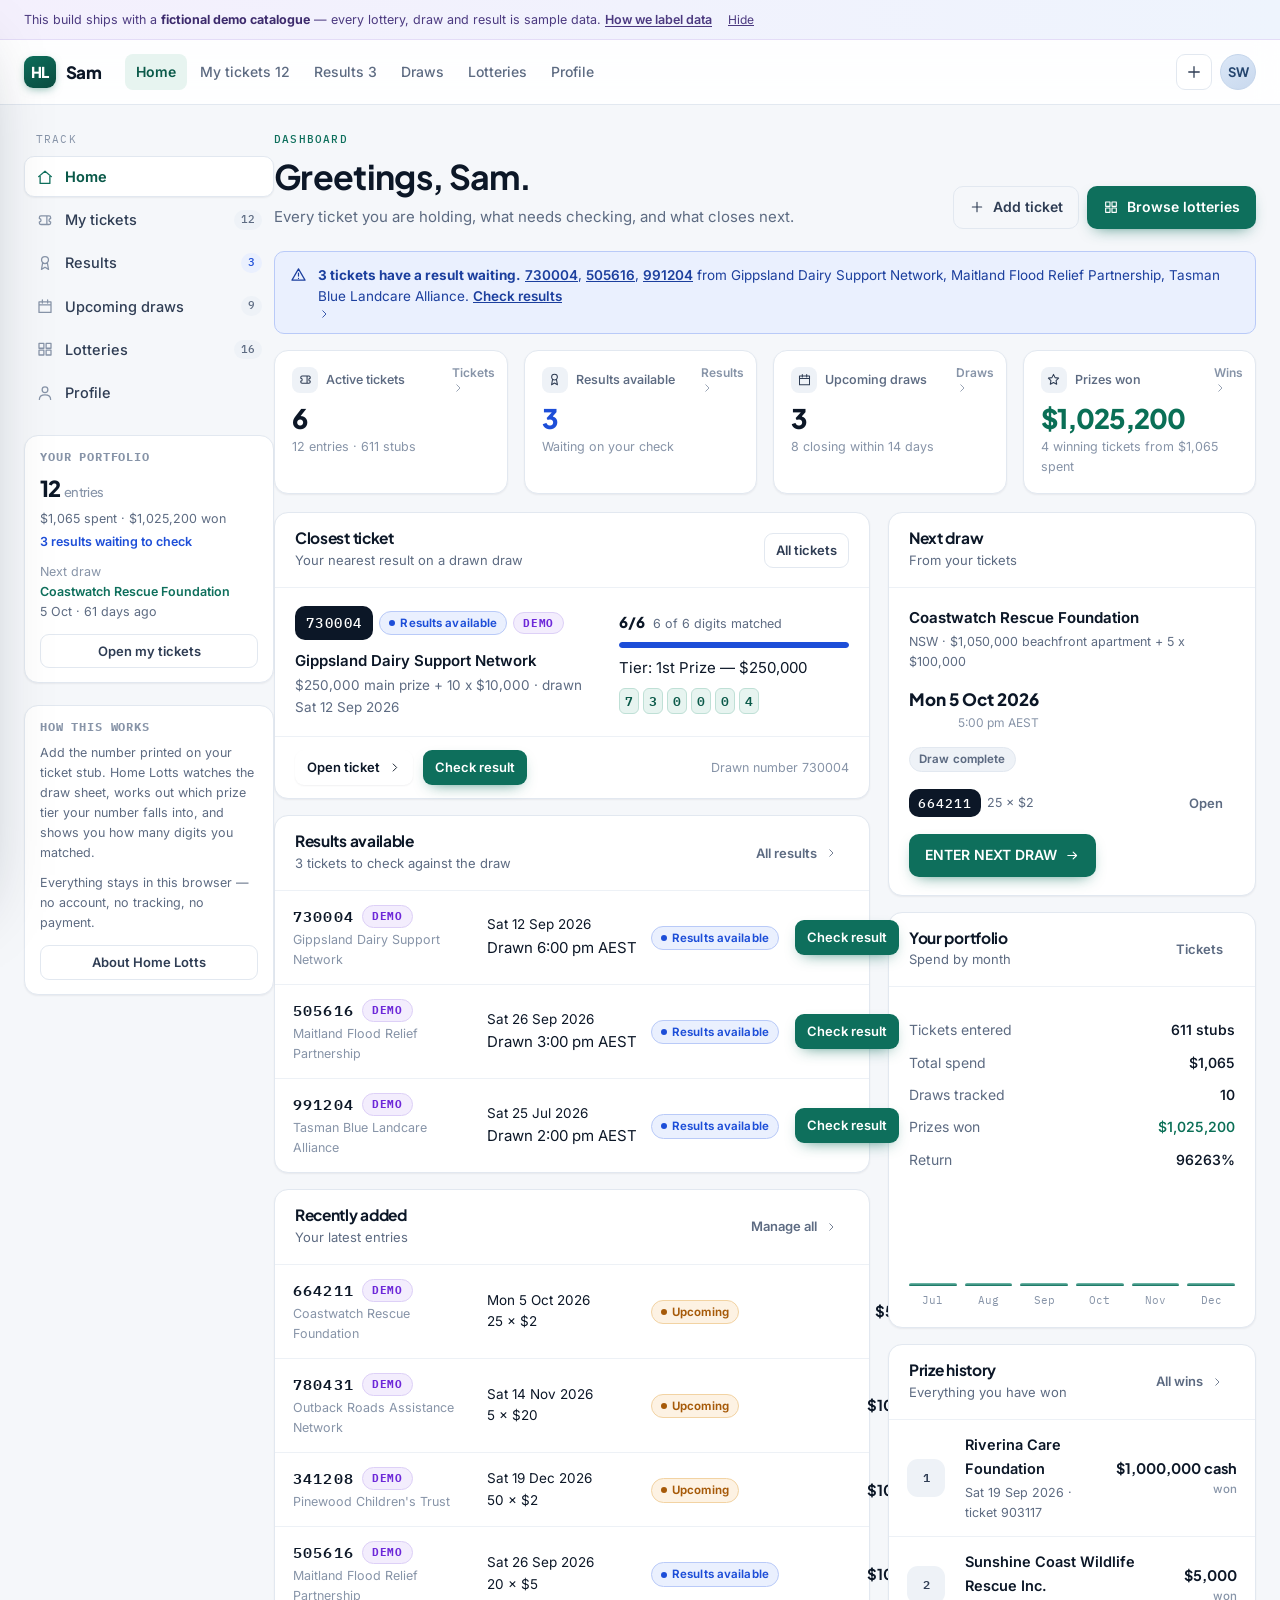
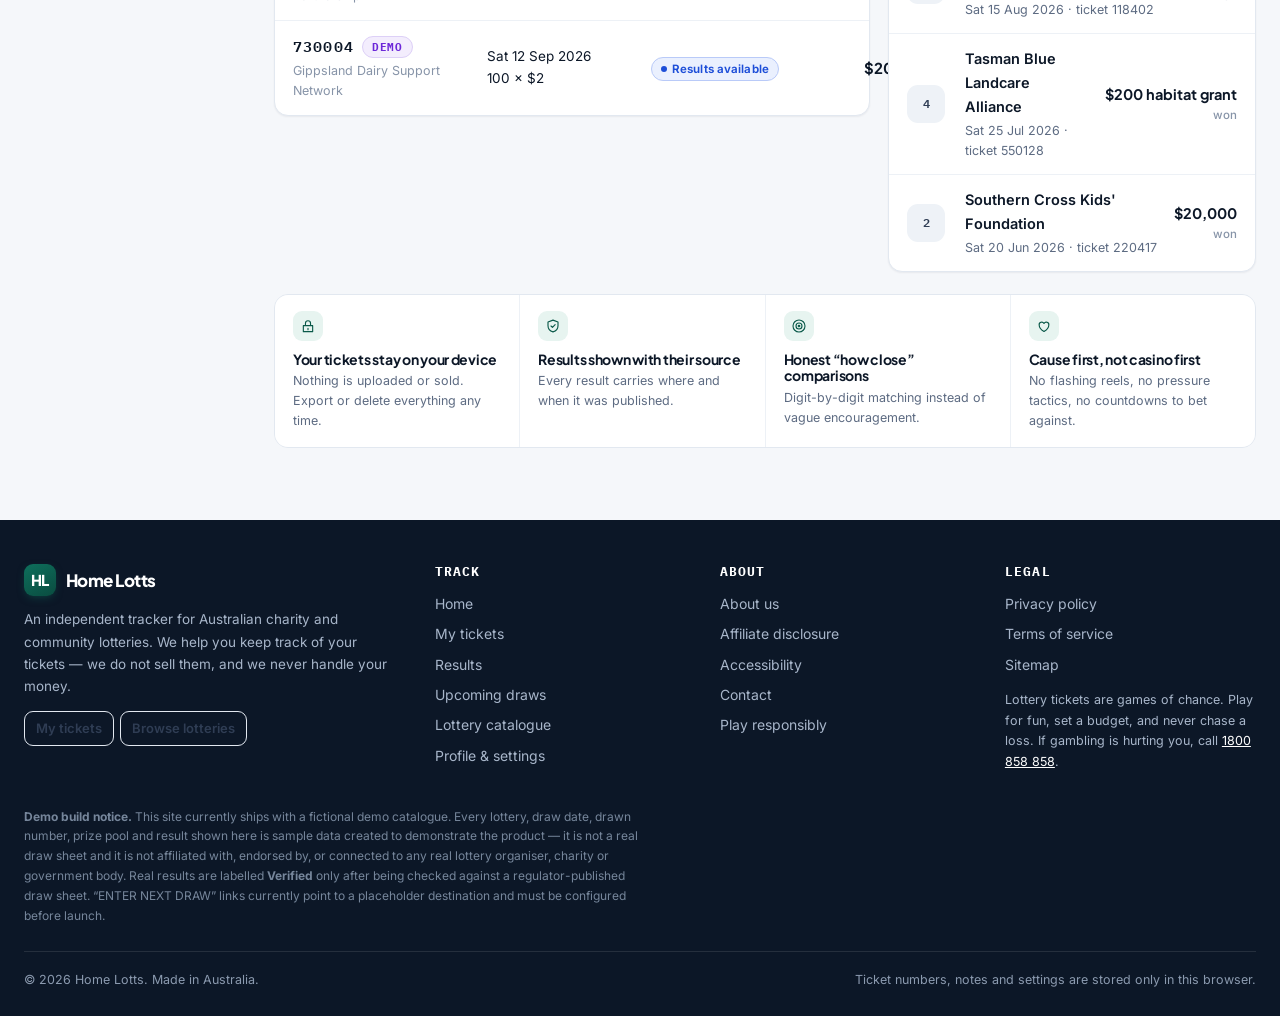
<file: index.html>
<!DOCTYPE html>
<html lang="en-AU">
<head>
<meta charset="utf-8">
<meta name="viewport" content="width=device-width, initial-scale=1, viewport-fit=cover">
<title>Home Lotts — Australian charity lottery ticket tracker</title>
<meta name="description" content="Track every Australian charity lottery ticket in one place: draw dates, published results, prize tiers, and exactly how close each of your numbers was. Free, private, no account.">
<meta name="theme-color" content="#0e6f5c">
<meta name="color-scheme" content="light">
<link rel="canonical" href="https://thehomelott.com/">
<meta property="og:type" content="website">
<meta property="og:site_name" content="Home Lotts">
<meta property="og:title" content="Home Lotts — Australian charity lottery ticket tracker">
<meta property="og:description" content="Track draw dates, results, prize tiers and how close your numbers were — in your own browser.">
<meta property="og:url" content="https://thehomelott.com/">
<meta name="twitter:card" content="summary_large_image">
<link rel="icon" href="/favicon.svg" type="image/svg+xml">
<link rel="preconnect" href="https://fonts.googleapis.com">
<link rel="preconnect" href="https://fonts.gstatic.com" crossorigin>
<link rel="stylesheet" href="https://fonts.googleapis.com/css2?family=Plus+Jakarta+Sans:wght@500;600;700;800&family=Inter:wght@400;500;600&family=IBM+Plex+Mono:wght@400;500;600&display=swap">
<link rel="stylesheet" href="/assets/css/app.css">
</head>
<body>

<a class="skip-link" href="#view">Skip to content</a>

<div class="demo-strip">
  <div class="wrap">
    <span id="demo-strip-text">This build ships with a <strong>fictional demo catalogue</strong> — every lottery, draw and result is sample data. <a href="/about.html#demo">How we label data</a></span>
    <button type="button" data-action="dismiss-banner">Hide</button>
  </div>
</div>

<header class="topbar">
  <div class="wrap">
    <button class="icon-btn drawer-toggle" type="button" data-action="open-drawer" aria-label="Open menu" aria-controls="drawer">
      <svg width="18" height="18" viewBox="0 0 24 24" fill="none" stroke="currentColor" stroke-width="1.7" stroke-linecap="round" aria-hidden="true"><path d="M4 7h16 M4 12h16 M4 17h16"/></svg>
    </button>

    <a class="brand" href="#/home" aria-label="Home Lotts home">
      <span class="mark" aria-hidden="true">HL</span>
      <span class="name" id="brand-name">Home Lotts</span>
    </a>

    <nav class="topnav" aria-label="Primary">
      <a href="#/home" data-nav="home">Home</a>
      <a href="#/tickets" data-nav="tickets">My tickets <span class="count" hidden></span></a>
      <a href="#/results" data-nav="results">Results <span class="count" hidden></span></a>
      <a href="#/draws" data-nav="draws">Draws</a>
      <a href="#/lotteries" data-nav="lotteries">Lotteries</a>
      <a href="#/profile" data-nav="profile">Profile</a>
    </nav>

    <div class="topbar-right">
      <a class="icon-btn" href="#/tickets" aria-label="Add a ticket" data-action="add-ticket" title="Add a ticket">
        <svg width="18" height="18" viewBox="0 0 24 24" fill="none" stroke="currentColor" stroke-width="1.7" stroke-linecap="round" aria-hidden="true"><path d="M12 5v14 M5 12h14"/></svg>
      </a>
      <a class="avatar" href="#/profile" id="avatar" aria-label="Your profile" title="Your profile">HL</a>
    </div>
  </div>
</header>

<div class="shell">
  <aside class="rail">
    <div class="rail-sticky">
      <p class="rail-label">Track</p>
      <nav aria-label="Sections">
        <a href="#/home" data-nav="home">
          <svg width="18" height="18" viewBox="0 0 24 24" fill="none" stroke="currentColor" stroke-width="1.7" stroke-linecap="round" stroke-linejoin="round" aria-hidden="true"><path d="M5.5 9.8V20.5h13V9.8M3.5 11.5 12 4.2l8.5 7.3"/></svg>
          <span>Home</span>
        </a>
        <a href="#/tickets" data-nav="tickets">
          <svg width="18" height="18" viewBox="0 0 24 24" fill="none" stroke="currentColor" stroke-width="1.7" stroke-linecap="round" stroke-linejoin="round" aria-hidden="true"><path d="M4.5 8.5a2 2 0 0 1 2-2h11a2 2 0 0 1 2 2v1.6a2.2 2.2 0 0 0 0 4.4v1.5a2 2 0 0 1-2 2h-11a2 2 0 0 1-2-2v-1.5a2.2 2.2 0 0 0 0-4.4z M14.5 6.5v11"/></svg>
          <span>My tickets</span><span class="count" hidden></span>
        </a>
        <a href="#/results" data-nav="results">
          <svg width="18" height="18" viewBox="0 0 24 24" fill="none" stroke="currentColor" stroke-width="1.7" stroke-linecap="round" stroke-linejoin="round" aria-hidden="true"><path d="M12 3.5a4.6 4.6 0 1 1 0 9.2 4.6 4.6 0 0 1 0-9.2z M8.8 12.2 7.3 20.5 12 17.6l4.7 2.9-1.5-8.3"/></svg>
          <span>Results</span><span class="count" hidden></span>
        </a>
        <a href="#/draws" data-nav="draws">
          <svg width="18" height="18" viewBox="0 0 24 24" fill="none" stroke="currentColor" stroke-width="1.7" stroke-linecap="round" stroke-linejoin="round" aria-hidden="true"><path d="M4 6.5h16v14H4z M4 10.5h16 M8.5 4v4 M15.5 4v4"/></svg>
          <span>Upcoming draws</span><span class="count" hidden></span>
        </a>
        <a href="#/lotteries" data-nav="lotteries">
          <svg width="18" height="18" viewBox="0 0 24 24" fill="none" stroke="currentColor" stroke-width="1.7" stroke-linecap="round" stroke-linejoin="round" aria-hidden="true"><path d="M4 4.5h6.5v6.5H4z M13.5 4.5H20v6.5h-6.5z M4 13.5h6.5V20H4z M13.5 13.5H20V20h-6.5z"/></svg>
          <span>Lotteries</span><span class="count" hidden></span>
        </a>
        <a href="#/profile" data-nav="profile">
          <svg width="18" height="18" viewBox="0 0 24 24" fill="none" stroke="currentColor" stroke-width="1.7" stroke-linecap="round" stroke-linejoin="round" aria-hidden="true"><path d="M12 11.5a3.8 3.8 0 1 0 0-7.6 3.8 3.8 0 0 0 0 7.6z M4.5 20.5c0-3.9 3.4-6 7.5-6s7.5 2.1 7.5 6"/></svg>
          <span>Profile</span>
        </a>
      </nav>

      <div class="rail-card" id="rail-next"></div>

      <div class="rail-card">
        <h4>How this works</h4>
        <p style="margin-top:8px">Add the number printed on your ticket stub. Home Lotts watches the draw sheet, works out which prize tier your number falls into, and shows you how many digits you matched.</p>
        <p style="margin-top:10px">Everything stays in this browser — no account, no tracking, no payment.</p>
        <a class="btn btn--sm btn--ghost btn--block" href="/about.html" style="margin-top:12px">About Home Lotts</a>
      </div>
    </div>
  </aside>

  <main class="view" id="view" tabindex="-1"></main>
</div>

<nav class="mob-nav" id="mobile-nav" aria-label="Primary mobile"></nav>

<div class="drawer-backdrop" id="drawer-backdrop" data-action="close-drawer"></div>
<aside class="drawer" id="drawer" aria-label="Menu">
  <div class="d-head">
    <span class="brand"><span class="mark" aria-hidden="true">HL</span><span class="name">Home Lotts</span></span>
    <button class="icon-btn" type="button" data-action="close-drawer" aria-label="Close menu">
      <svg width="17" height="17" viewBox="0 0 24 24" fill="none" stroke="currentColor" stroke-width="1.7" stroke-linecap="round" aria-hidden="true"><path d="M6 6l12 12 M18 6 6 18"/></svg>
    </button>
  </div>
  <nav id="drawer-nav"></nav>
  <div class="d-foot">
    <strong style="display:block;font-size:13px;color:var(--ink)">Australian lottery tracking</strong>
    Draw dates, results and prize tiers — kept in your browser.
    <div class="row tight" style="margin-top:12px">
      <a class="btn btn--sm btn--ghost" href="/about.html">About</a>
      <a class="btn btn--sm btn--ghost" href="/contact.html">Contact</a>
    </div>
  </div>
</aside>

<footer class="site-footer">
  <div class="wrap">
    <div class="f-top">
      <div>
        <span class="brand"><span class="mark" aria-hidden="true">HL</span><span class="name">Home Lotts</span></span>
        <p style="margin-top:12px">An independent tracker for Australian charity and community lotteries. We help you keep track of your tickets — we do not sell them, and we never handle your money.</p>
        <div class="row tight" style="margin-top:14px">
          <a class="btn btn--sm btn--ghost" href="#/tickets">My tickets</a>
          <a class="btn btn--sm btn--ghost" href="#/lotteries">Browse lotteries</a>
        </div>
      </div>
      <div>
        <h4>Track</h4>
        <nav>
          <a href="#/home">Home</a>
          <a href="#/tickets">My tickets</a>
          <a href="#/results">Results</a>
          <a href="#/draws">Upcoming draws</a>
          <a href="#/lotteries">Lottery catalogue</a>
          <a href="#/profile">Profile &amp; settings</a>
        </nav>
      </div>
      <div>
        <h4>About</h4>
        <nav>
          <a href="/about.html">About us</a>
          <a href="/affiliate-disclosure.html">Affiliate disclosure</a>
          <a href="/accessibility.html">Accessibility</a>
          <a href="/contact.html">Contact</a>
          <a href="/play-responsibly.html">Play responsibly</a>
        </nav>
      </div>
      <div>
        <h4>Legal</h4>
        <nav>
          <a href="/privacy.html">Privacy policy</a>
          <a href="/terms.html">Terms of service</a>
          <a href="/sitemap.xml">Sitemap</a>
        </nav>
        <p style="font-size:12.5px;margin-top:14px">Lottery tickets are games of chance. Play for fun, set a budget, and never chase a loss. If gambling is hurting you, call <a href="tel:1800858588" style="color:#fff;text-decoration:underline">1800 858 858</a>.</p>
      </div>
    </div>

    <p class="disclaimer"><strong>Demo build notice.</strong> This site currently ships with a fictional demo catalogue. Every lottery, draw date, drawn number, prize pool and result shown here is sample data created to demonstrate the product — it is not a real draw sheet and it is not affiliated with, endorsed by, or connected to any real lottery organiser, charity or government body. Real results are labelled <strong>Verified</strong> only after being checked against a regulator-published draw sheet. “ENTER NEXT DRAW” links currently point to a placeholder destination and must be configured before launch.</p>

    <div class="f-bottom">
      <span>&copy; <span id="year">2026</span> Home Lotts. Made in Australia.</span>
      <span>Ticket numbers, notes and settings are stored only in this browser.</span>
    </div>
  </div>
</footer>

<div id="modal-root"></div>
<div class="toasts" id="toasts" aria-live="polite"></div>

<script src="/assets/js/data.js"></script>
<script src="/assets/js/store.js"></script>
<script src="/assets/js/core.js"></script>
<script src="/assets/js/view-home.js"></script>
<script src="/assets/js/view-tickets.js"></script>
<script src="/assets/js/view-results.js"></script>
<script src="/assets/js/view-lotteries.js"></script>
<script src="/assets/js/view-profile.js"></script>
<script src="/assets/js/actions.js"></script>
<script>
  document.getElementById('year').textContent = new Date().getFullYear();
  if (!location.hash) location.hash = '#/home';
</script>
</body>
</html>
</file>
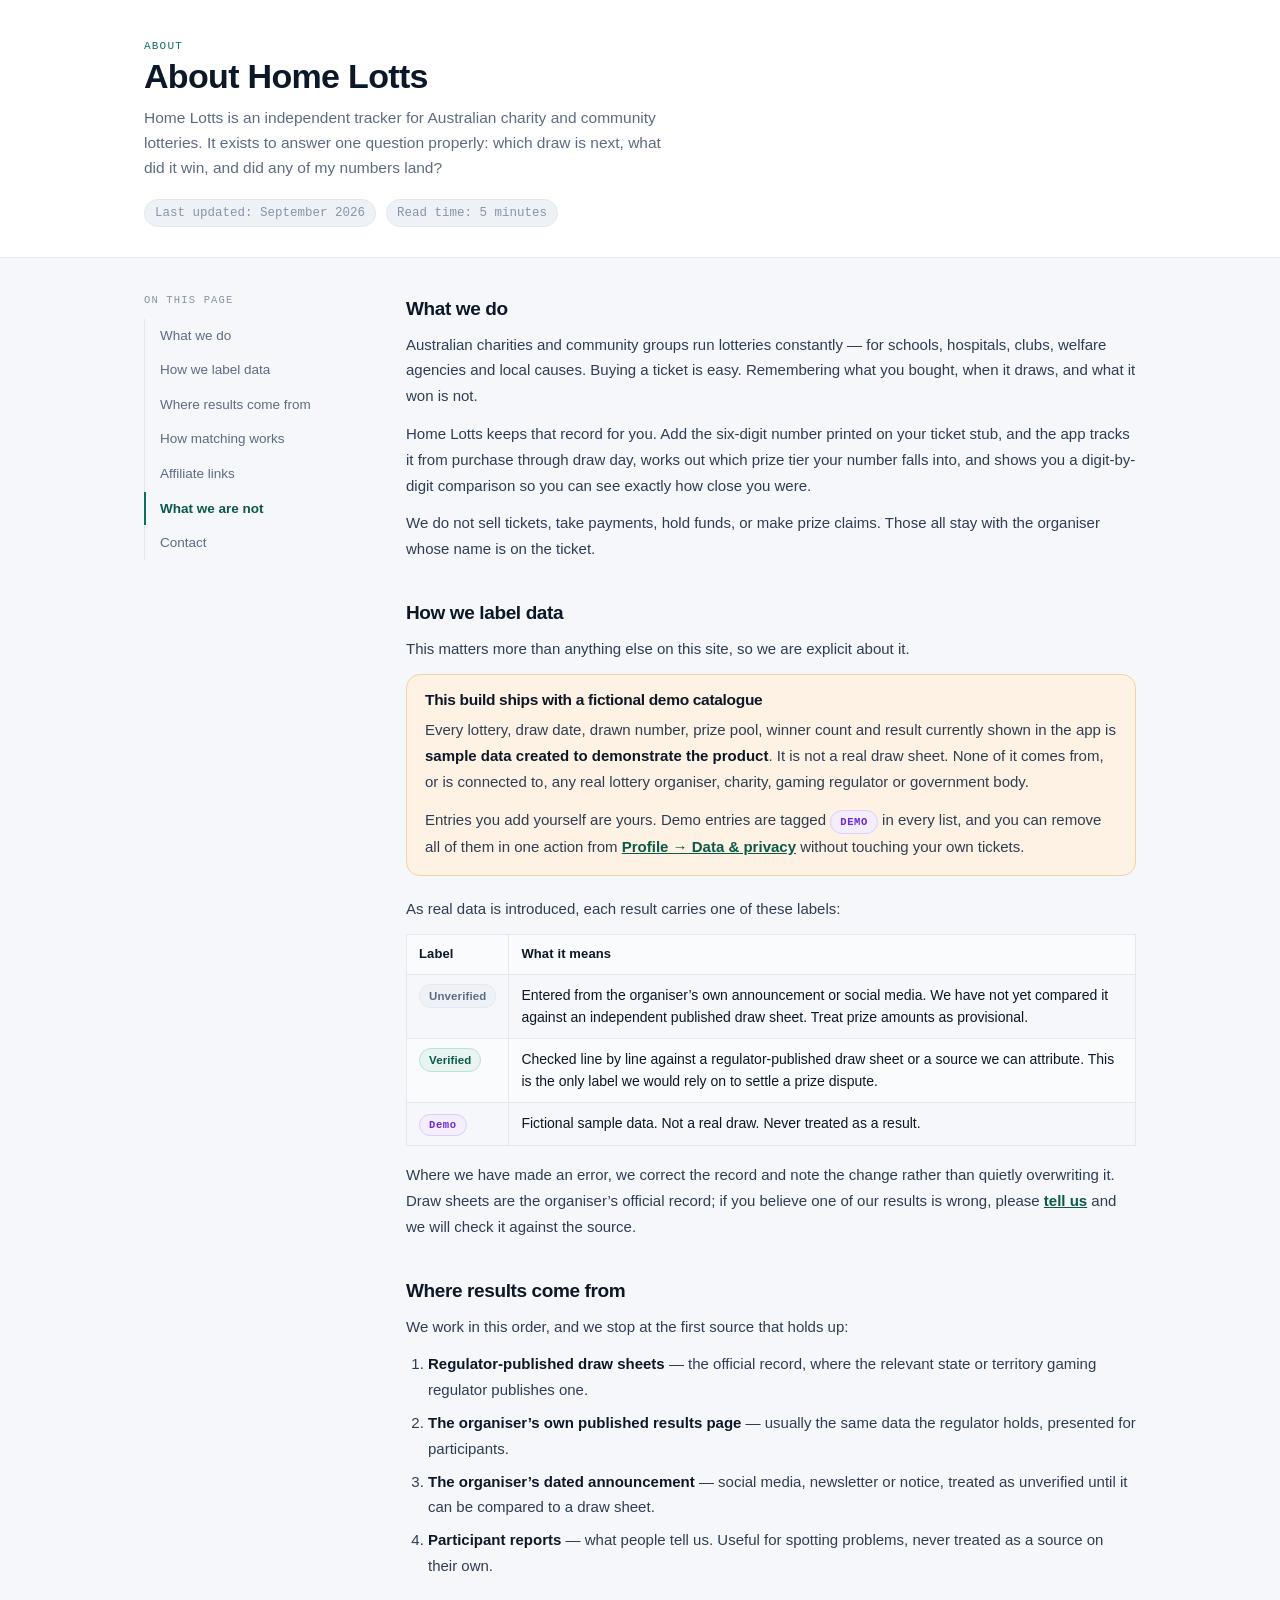
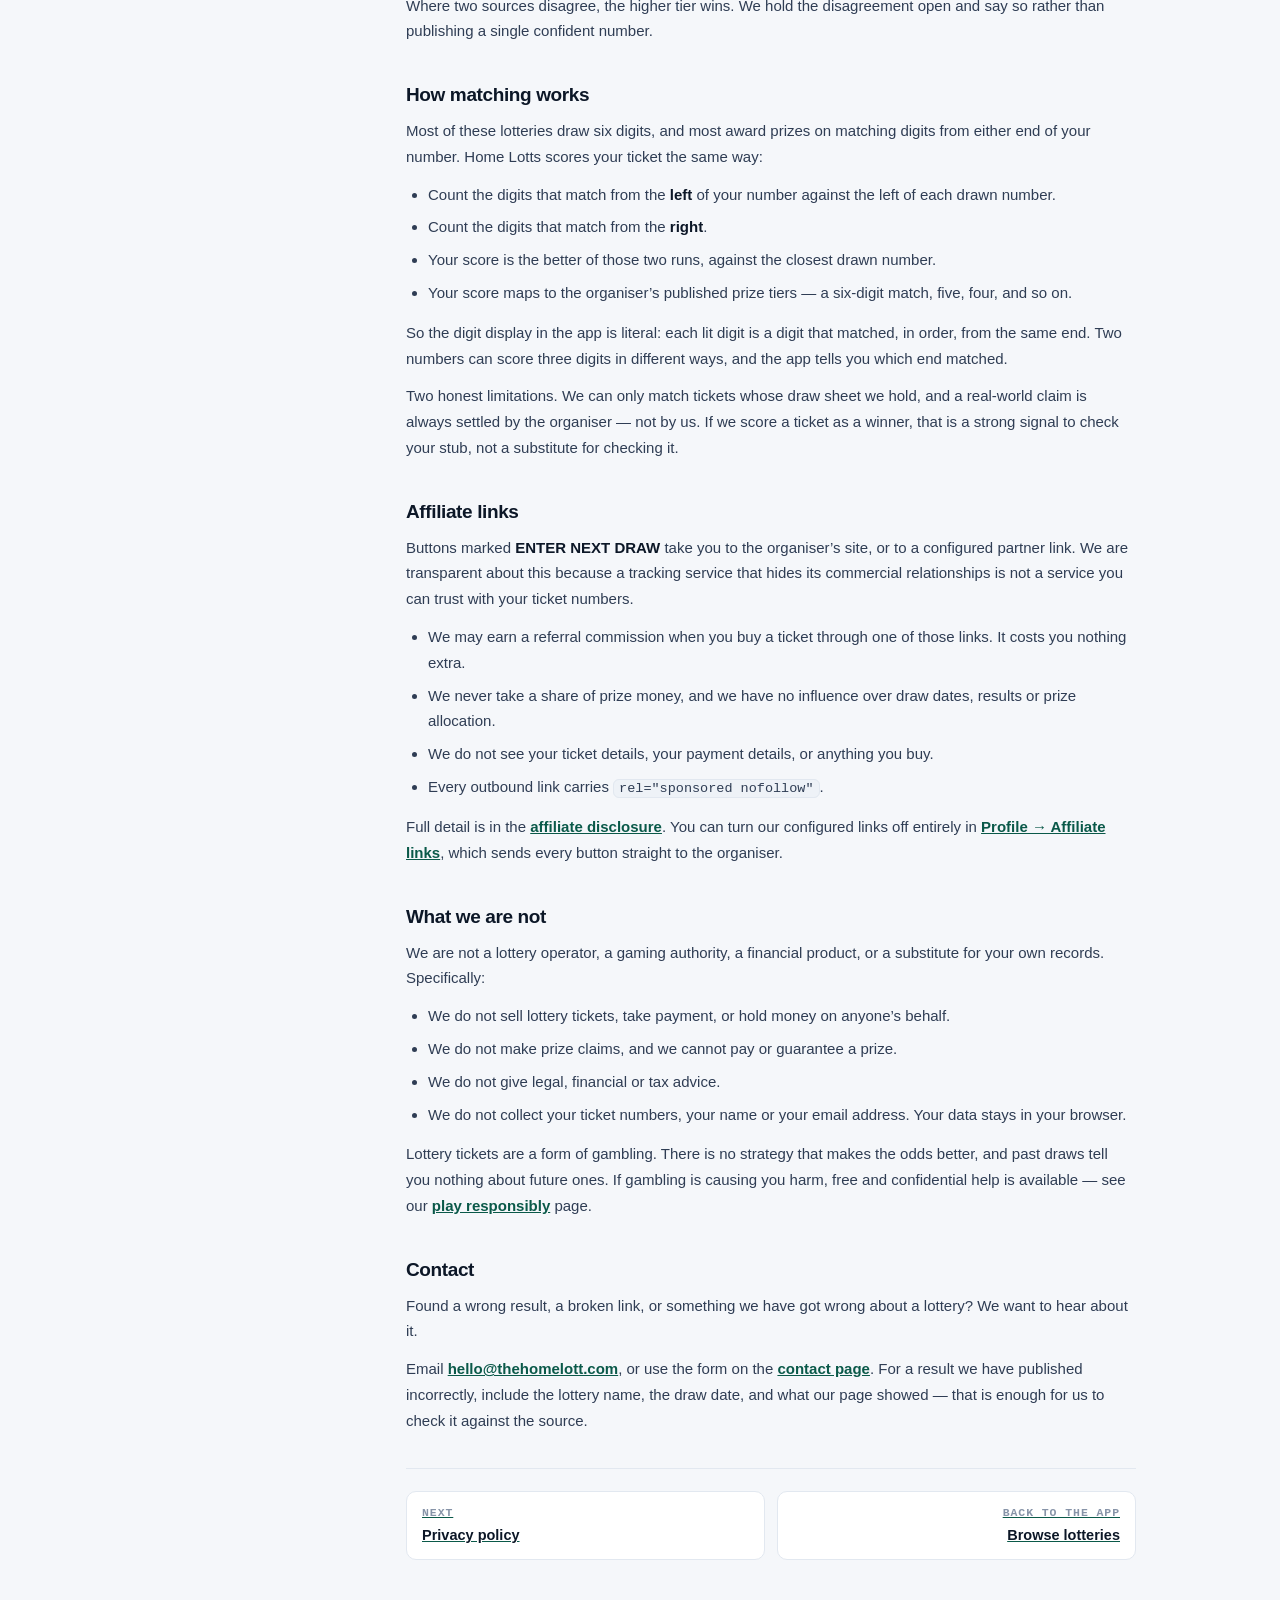
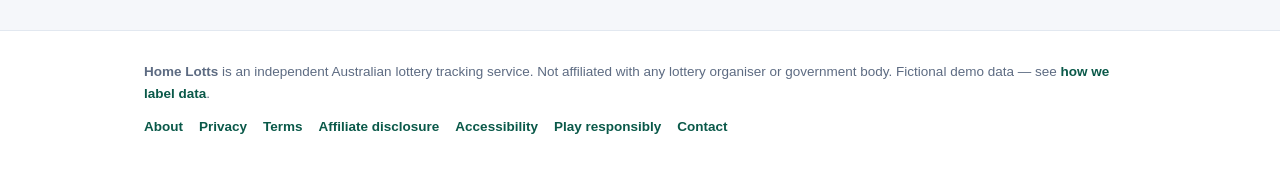
<file: about.html>
<!DOCTYPE html>
<html lang="en-AU">
<head>
<meta charset="utf-8">
<meta name="viewport" content="width=device-width, initial-scale=1">
<title>About Home Lotts — how we label data</title>
<meta name="description" content="Who runs Home Lotts, how we source lottery results, and exactly how we separate fictional demo data from verified real results.">
<meta name="theme-color" content="#0e6f5c">
<link rel="icon" href="/favicon.svg" type="image/svg+xml">
<link rel="stylesheet" href="/assets/css/legal.css">
</head>
<body class="legal">

<header class="doc-head">
  <div class="wrap">
    <div class="eyebrow">About</div>
    <h1>About Home Lotts</h1>
    <p>Home Lotts is an independent tracker for Australian charity and community lotteries. It exists to answer one question properly: which draw is next, what did it win, and did any of my numbers land?</p>
    <div class="doc-meta"><span>Last updated: September 2026</span><span>Read time: 5 minutes</span></div>
  </div>
</header>

<div class="doc">
  <div class="doc-layout">

    <aside class="doc-toc">
      <p>On this page</p>
      <nav>
        <a href="#what">What we do</a>
        <a href="#demo">How we label data</a>
        <a href="#sources">Where results come from</a>
        <a href="#matching">How matching works</a>
        <a href="#affiliates">Affiliate links</a>
        <a href="#limits">What we are not</a>
        <a href="#contact">Contact</a>
      </nav>
    </aside>

    <div class="doc-body">

      <section id="what">
        <h2>What we do</h2>
        <p>Australian charities and community groups run lotteries constantly — for schools, hospitals, clubs, welfare agencies and local causes. Buying a ticket is easy. Remembering what you bought, when it draws, and what it won is not.</p>
        <p>Home Lotts keeps that record for you. Add the six-digit number printed on your ticket stub, and the app tracks it from purchase through draw day, works out which prize tier your number falls into, and shows you a digit-by-digit comparison so you can see exactly how close you were.</p>
        <p>We do not sell tickets, take payments, hold funds, or make prize claims. Those all stay with the organiser whose name is on the ticket.</p>
      </section>

      <section id="demo">
        <h2>How we label data</h2>
        <p>This matters more than anything else on this site, so we are explicit about it.</p>

        <div class="doc-callout warn">
          <h3>This build ships with a fictional demo catalogue</h3>
          <p>Every lottery, draw date, drawn number, prize pool, winner count and result currently shown in the app is <strong>sample data created to demonstrate the product</strong>. It is not a real draw sheet. None of it comes from, or is connected to, any real lottery organiser, charity, gaming regulator or government body.</p>
          <p>Entries you add yourself are yours. Demo entries are tagged <span class="badge badge--demo">DEMO</span> in every list, and you can remove all of them in one action from <a href="/index.html#/profile">Profile → Data &amp; privacy</a> without touching your own tickets.</p>
        </div>

        <p>As real data is introduced, each result carries one of these labels:</p>
        <table>
          <thead><tr><th>Label</th><th>What it means</th></tr></thead>
          <tbody>
            <tr><td><span class="badge badge--soft">Unverified</span></td><td>Entered from the organiser’s own announcement or social media. We have not yet compared it against an independent published draw sheet. Treat prize amounts as provisional.</td></tr>
            <tr><td><span class="badge badge--verified">Verified</span></td><td>Checked line by line against a regulator-published draw sheet or a source we can attribute. This is the only label we would rely on to settle a prize dispute.</td></tr>
            <tr><td><span class="badge badge--demo">Demo</span></td><td>Fictional sample data. Not a real draw. Never treated as a result.</td></tr>
          </tbody>
        </table>

        <p>Where we have made an error, we correct the record and note the change rather than quietly overwriting it. Draw sheets are the organiser’s official record; if you believe one of our results is wrong, please <a href="/contact.html">tell us</a> and we will check it against the source.</p>
      </section>

      <section id="sources">
        <h2>Where results come from</h2>
        <p>We work in this order, and we stop at the first source that holds up:</p>
        <ol>
          <li><strong>Regulator-published draw sheets</strong> — the official record, where the relevant state or territory gaming regulator publishes one.</li>
          <li><strong>The organiser’s own published results page</strong> — usually the same data the regulator holds, presented for participants.</li>
          <li><strong>The organiser’s dated announcement</strong> — social media, newsletter or notice, treated as unverified until it can be compared to a draw sheet.</li>
          <li><strong>Participant reports</strong> — what people tell us. Useful for spotting problems, never treated as a source on their own.</li>
        </ol>
        <p>Where two sources disagree, the higher tier wins. We hold the disagreement open and say so rather than publishing a single confident number.</p>
      </section>

      <section id="matching">
        <h2>How matching works</h2>
        <p>Most of these lotteries draw six digits, and most award prizes on matching digits from either end of your number. Home Lotts scores your ticket the same way:</p>
        <ul>
          <li>Count the digits that match from the <strong>left</strong> of your number against the left of each drawn number.</li>
          <li>Count the digits that match from the <strong>right</strong>.</li>
          <li>Your score is the better of those two runs, against the closest drawn number.</li>
          <li>Your score maps to the organiser’s published prize tiers — a six-digit match, five, four, and so on.</li>
        </ul>
        <p>So the digit display in the app is literal: each lit digit is a digit that matched, in order, from the same end. Two numbers can score three digits in different ways, and the app tells you which end matched.</p>
        <p>Two honest limitations. We can only match tickets whose draw sheet we hold, and a real-world claim is always settled by the organiser — not by us. If we score a ticket as a winner, that is a strong signal to check your stub, not a substitute for checking it.</p>
      </section>

      <section id="affiliates">
        <h2>Affiliate links</h2>
        <p>Buttons marked <strong>ENTER NEXT DRAW</strong> take you to the organiser’s site, or to a configured partner link. We are transparent about this because a tracking service that hides its commercial relationships is not a service you can trust with your ticket numbers.</p>
        <ul>
          <li>We may earn a referral commission when you buy a ticket through one of those links. It costs you nothing extra.</li>
          <li>We never take a share of prize money, and we have no influence over draw dates, results or prize allocation.</li>
          <li>We do not see your ticket details, your payment details, or anything you buy.</li>
          <li>Every outbound link carries <code>rel="sponsored nofollow"</code>.</li>
        </ul>
        <p>Full detail is in the <a href="/affiliate-disclosure.html">affiliate disclosure</a>. You can turn our configured links off entirely in <a href="/index.html#/profile">Profile → Affiliate links</a>, which sends every button straight to the organiser.</p>
      </section>

      <section id="limits">
        <h2>What we are not</h2>
        <p>We are not a lottery operator, a gaming authority, a financial product, or a substitute for your own records. Specifically:</p>
        <ul>
          <li>We do not sell lottery tickets, take payment, or hold money on anyone’s behalf.</li>
          <li>We do not make prize claims, and we cannot pay or guarantee a prize.</li>
          <li>We do not give legal, financial or tax advice.</li>
          <li>We do not collect your ticket numbers, your name or your email address. Your data stays in your browser.</li>
        </ul>
        <p>Lottery tickets are a form of gambling. There is no strategy that makes the odds better, and past draws tell you nothing about future ones. If gambling is causing you harm, free and confidential help is available — see our <a href="/play-responsibly.html">play responsibly</a> page.</p>
      </section>

      <section id="contact">
        <h2>Contact</h2>
        <p>Found a wrong result, a broken link, or something we have got wrong about a lottery? We want to hear about it.</p>
        <p>Email <a href="mailto:hello@thehomelott.com">hello@thehomelott.com</a>, or use the form on the <a href="/contact.html">contact page</a>. For a result we have published incorrectly, include the lottery name, the draw date, and what our page showed — that is enough for us to check it against the source.</p>
      </section>

      <div class="doc-pager">
        <a href="/privacy.html"><span class="lbl">Next</span><span class="ttl">Privacy policy</span></a>
        <a class="next" href="/index.html#/lotteries"><span class="lbl">Back to the app</span><span class="ttl">Browse lotteries</span></a>
      </div>

    </div>
  </div>
</div>

<footer class="legal-foot">
  <div class="wrap">
    <p><strong>Home Lotts</strong> is an independent Australian lottery tracking service. Not affiliated with any lottery organiser or government body. Fictional demo data — see <a href="/about.html#demo">how we label data</a>.</p>
    <nav>
      <a href="/about.html">About</a>
      <a href="/privacy.html">Privacy</a>
      <a href="/terms.html">Terms</a>
      <a href="/affiliate-disclosure.html">Affiliate disclosure</a>
      <a href="/accessibility.html">Accessibility</a>
      <a href="/play-responsibly.html">Play responsibly</a>
      <a href="/contact.html">Contact</a>
    </nav>
  </div>
</footer>

<script>
// highlight the current section in the table of contents
(function () {
  var links = [].slice.call(document.querySelectorAll('.doc-toc a'));
  var map = {};
  links.forEach(function (a) { map[a.getAttribute('href').slice(1)] = a; });
  var sections = Object.keys(map).map(function (id) { return document.getElementById(id); }).filter(Boolean);
  if (!sections.length || !('IntersectionObserver' in window)) return;
  var io = new IntersectionObserver(function (entries) {
    entries.forEach(function (en) {
      if (en.isIntersecting) {
        links.forEach(function (a) { a.classList.remove('active'); });
        map[en.target.id].classList.add('active');
      }
    });
  }, { rootMargin: '-10% 0px -70% 0px' });
  sections.forEach(function (s) { io.observe(s); });
})();
</script>
</body>
</html>
</file>
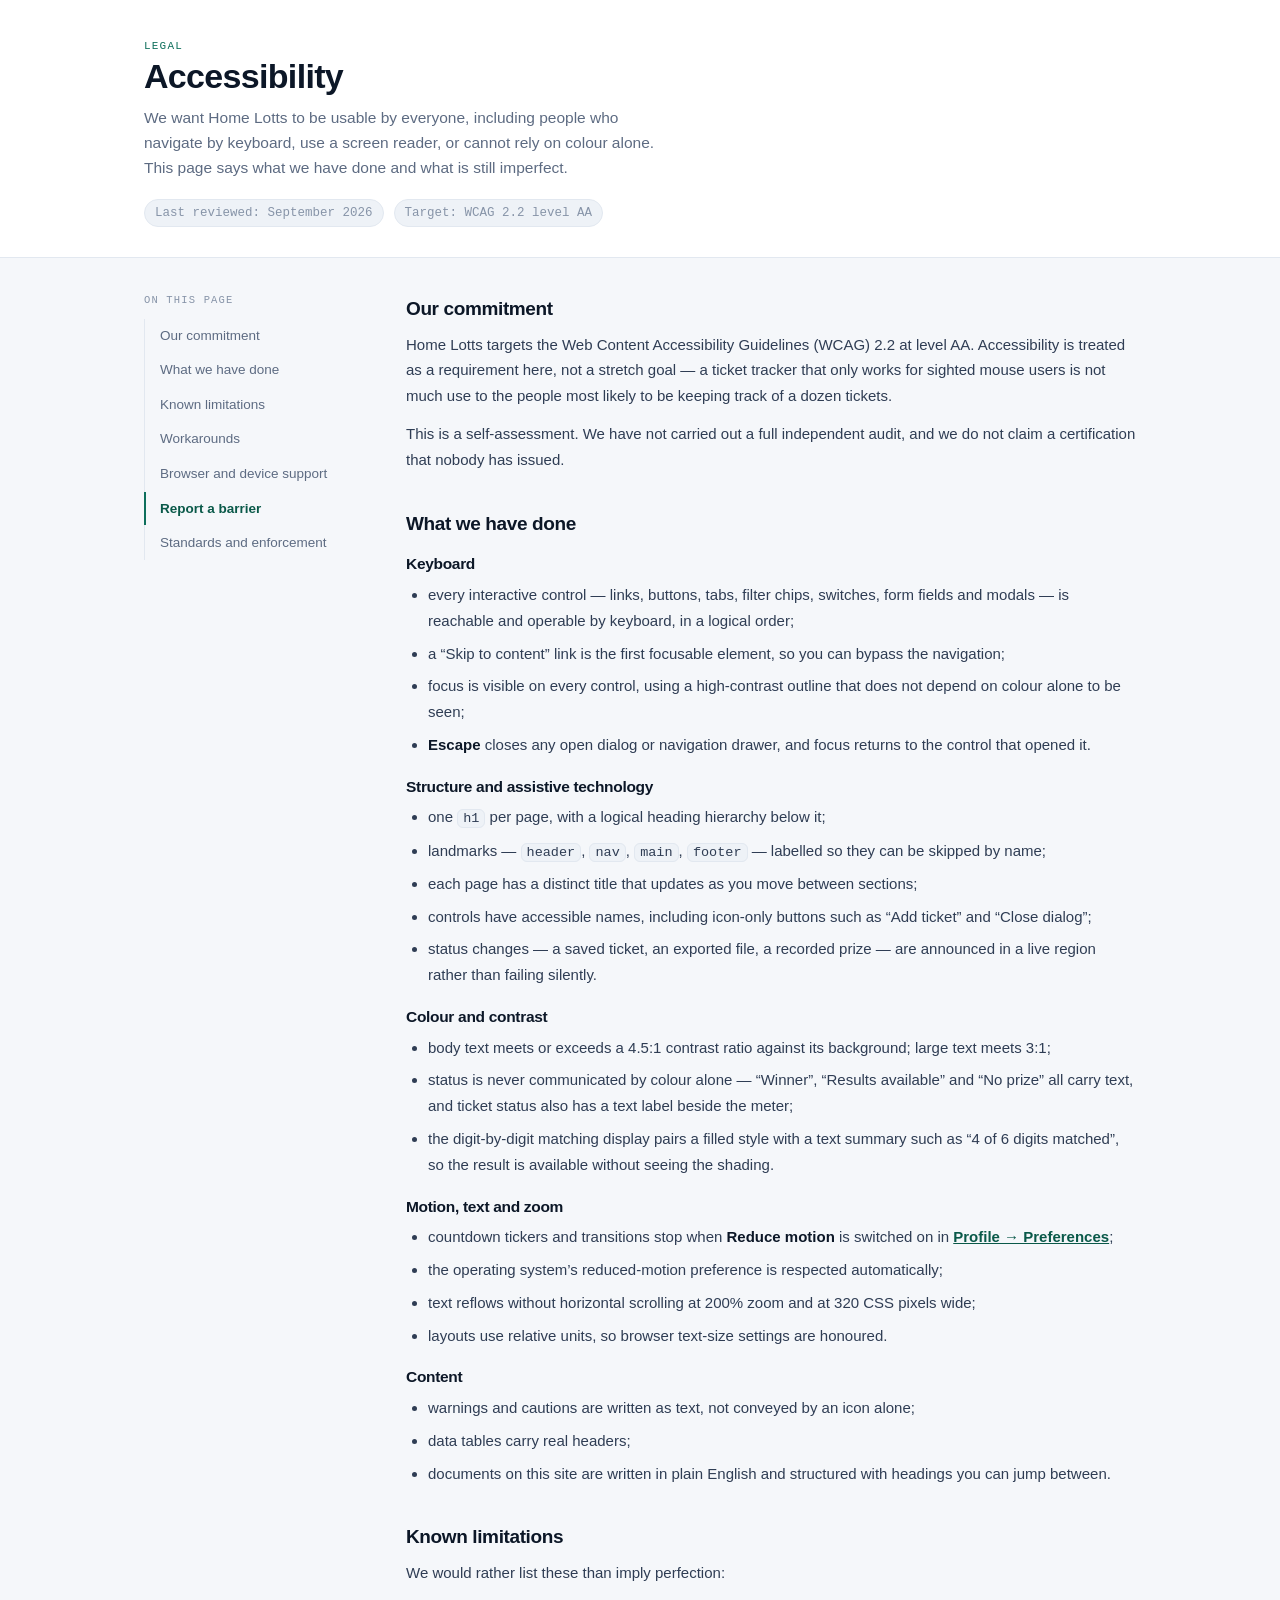
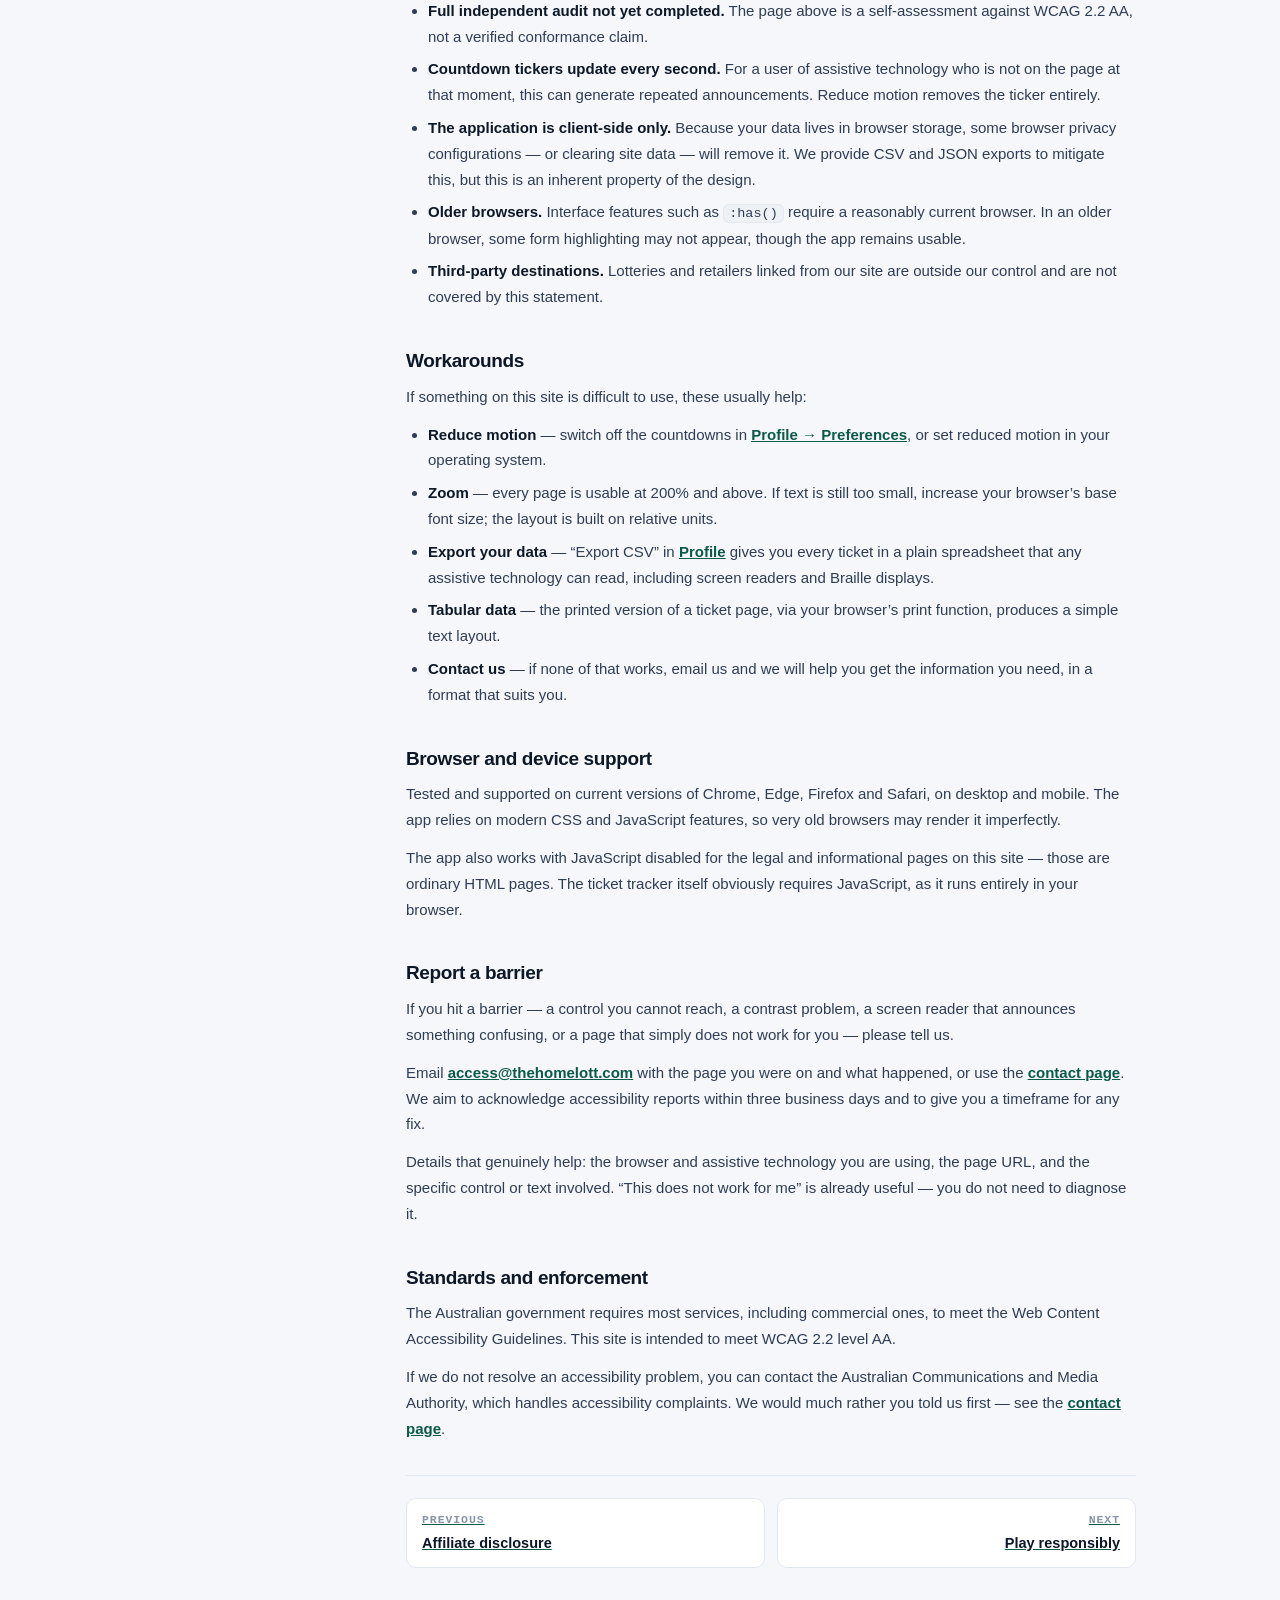
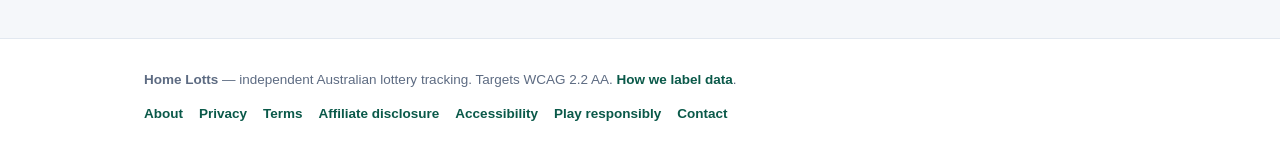
<file: accessibility.html>
<!DOCTYPE html>
<html lang="en-AU">
<head>
<meta charset="utf-8">
<meta name="viewport" content="width=device-width, initial-scale=1">
<title>Accessibility — Home Lotts</title>
<meta name="description" content="Home Lotts accessibility statement. Our target is WCAG 2.2 AA. Read about what we have done, what is known to be imperfect, and how to tell us about a barrier.">
<meta name="theme-color" content="#0e6f5c">
<link rel="icon" href="/favicon.svg" type="image/svg+xml">
<link rel="stylesheet" href="/assets/css/legal.css">
</head>
<body class="legal">

<header class="doc-head">
  <div class="wrap">
    <div class="eyebrow">Legal</div>
    <h1>Accessibility</h1>
    <p>We want Home Lotts to be usable by everyone, including people who navigate by keyboard, use a screen reader, or cannot rely on colour alone. This page says what we have done and what is still imperfect.</p>
    <div class="doc-meta"><span>Last reviewed: September 2026</span><span>Target: WCAG 2.2 level AA</span></div>
  </div>
</header>

<div class="doc">
  <div class="doc-layout">

    <aside class="doc-toc">
      <p>On this page</p>
      <nav>
        <a href="#commitment">Our commitment</a>
        <a href="#done">What we have done</a>
        <a href="#known">Known limitations</a>
        <a href="#workarounds">Workarounds</a>
        <a href="#browser">Browser and device support</a>
        <a href="#report">Report a barrier</a>
        <a href="#standards">Standards and enforcement</a>
      </nav>
    </aside>

    <div class="doc-body">

      <section id="commitment">
        <h2>Our commitment</h2>
        <p>Home Lotts targets the Web Content Accessibility Guidelines (WCAG) 2.2 at level AA. Accessibility is treated as a requirement here, not a stretch goal — a ticket tracker that only works for sighted mouse users is not much use to the people most likely to be keeping track of a dozen tickets.</p>
        <p>This is a self-assessment. We have not carried out a full independent audit, and we do not claim a certification that nobody has issued.</p>
      </section>

      <section id="done">
        <h2>What we have done</h2>

        <h3>Keyboard</h3>
        <ul>
          <li>every interactive control — links, buttons, tabs, filter chips, switches, form fields and modals — is reachable and operable by keyboard, in a logical order;</li>
          <li>a “Skip to content” link is the first focusable element, so you can bypass the navigation;</li>
          <li>focus is visible on every control, using a high-contrast outline that does not depend on colour alone to be seen;</li>
          <li><strong>Escape</strong> closes any open dialog or navigation drawer, and focus returns to the control that opened it.</li>
        </ul>

        <h3>Structure and assistive technology</h3>
        <ul>
          <li>one <code>h1</code> per page, with a logical heading hierarchy below it;</li>
          <li>landmarks — <code>header</code>, <code>nav</code>, <code>main</code>, <code>footer</code> — labelled so they can be skipped by name;</li>
          <li>each page has a distinct title that updates as you move between sections;</li>
          <li>controls have accessible names, including icon-only buttons such as “Add ticket” and “Close dialog”;</li>
          <li>status changes — a saved ticket, an exported file, a recorded prize — are announced in a live region rather than failing silently.</li>
        </ul>

        <h3>Colour and contrast</h3>
        <ul>
          <li>body text meets or exceeds a 4.5:1 contrast ratio against its background; large text meets 3:1;</li>
          <li>status is never communicated by colour alone — “Winner”, “Results available” and “No prize” all carry text, and ticket status also has a text label beside the meter;</li>
          <li>the digit-by-digit matching display pairs a filled style with a text summary such as “4 of 6 digits matched”, so the result is available without seeing the shading.</li>
        </ul>

        <h3>Motion, text and zoom</h3>
        <ul>
          <li>countdown tickers and transitions stop when <strong>Reduce motion</strong> is switched on in <a href="/index.html#/profile">Profile → Preferences</a>;</li>
          <li>the operating system’s reduced-motion preference is respected automatically;</li>
          <li>text reflows without horizontal scrolling at 200% zoom and at 320 CSS pixels wide;</li>
          <li>layouts use relative units, so browser text-size settings are honoured.</li>
        </ul>

        <h3>Content</h3>
        <ul>
          <li>warnings and cautions are written as text, not conveyed by an icon alone;</li>
          <li>data tables carry real headers;</li>
          <li>documents on this site are written in plain English and structured with headings you can jump between.</li>
        </ul>
      </section>

      <section id="known">
        <h2>Known limitations</h2>
        <p>We would rather list these than imply perfection:</p>
        <ul>
          <li><strong>Full independent audit not yet completed.</strong> The page above is a self-assessment against WCAG 2.2 AA, not a verified conformance claim.</li>
          <li><strong>Countdown tickers update every second.</strong> For a user of assistive technology who is not on the page at that moment, this can generate repeated announcements. Reduce motion removes the ticker entirely.</li>
          <li><strong>The application is client-side only.</strong> Because your data lives in browser storage, some browser privacy configurations — or clearing site data — will remove it. We provide CSV and JSON exports to mitigate this, but this is an inherent property of the design.</li>
          <li><strong>Older browsers.</strong> Interface features such as <code>:has()</code> require a reasonably current browser. In an older browser, some form highlighting may not appear, though the app remains usable.</li>
          <li><strong>Third-party destinations.</strong> Lotteries and retailers linked from our site are outside our control and are not covered by this statement.</li>
        </ul>
      </section>

      <section id="workarounds">
        <h2>Workarounds</h2>
        <p>If something on this site is difficult to use, these usually help:</p>
        <ul>
          <li><strong>Reduce motion</strong> — switch off the countdowns in <a href="/index.html#/profile">Profile → Preferences</a>, or set reduced motion in your operating system.</li>
          <li><strong>Zoom</strong> — every page is usable at 200% and above. If text is still too small, increase your browser’s base font size; the layout is built on relative units.</li>
          <li><strong>Export your data</strong> — “Export CSV” in <a href="/index.html#/profile">Profile</a> gives you every ticket in a plain spreadsheet that any assistive technology can read, including screen readers and Braille displays.</li>
          <li><strong>Tabular data</strong> — the printed version of a ticket page, via your browser’s print function, produces a simple text layout.</li>
          <li><strong>Contact us</strong> — if none of that works, email us and we will help you get the information you need, in a format that suits you.</li>
        </ul>
      </section>

      <section id="browser">
        <h2>Browser and device support</h2>
        <p>Tested and supported on current versions of Chrome, Edge, Firefox and Safari, on desktop and mobile. The app relies on modern CSS and JavaScript features, so very old browsers may render it imperfectly.</p>
        <p>The app also works with JavaScript disabled for the legal and informational pages on this site — those are ordinary HTML pages. The ticket tracker itself obviously requires JavaScript, as it runs entirely in your browser.</p>
      </section>

      <section id="report">
        <h2>Report a barrier</h2>
        <p>If you hit a barrier — a control you cannot reach, a contrast problem, a screen reader that announces something confusing, or a page that simply does not work for you — please tell us.</p>
        <p>Email <a href="mailto:access@thehomelott.com">access@thehomelott.com</a> with the page you were on and what happened, or use the <a href="/contact.html">contact page</a>. We aim to acknowledge accessibility reports within three business days and to give you a timeframe for any fix.</p>
        <p>Details that genuinely help: the browser and assistive technology you are using, the page URL, and the specific control or text involved. “This does not work for me” is already useful — you do not need to diagnose it.</p>
      </section>

      <section id="standards">
        <h2>Standards and enforcement</h2>
        <p>The Australian government requires most services, including commercial ones, to meet the Web Content Accessibility Guidelines. This site is intended to meet WCAG 2.2 level AA.</p>
        <p>If we do not resolve an accessibility problem, you can contact the Australian Communications and Media Authority, which handles accessibility complaints. We would much rather you told us first — see the <a href="/contact.html">contact page</a>.</p>
      </section>

      <div class="doc-pager">
        <a href="/affiliate-disclosure.html"><span class="lbl">Previous</span><span class="ttl">Affiliate disclosure</span></a>
        <a class="next" href="/play-responsibly.html"><span class="lbl">Next</span><span class="ttl">Play responsibly</span></a>
      </div>

    </div>
  </div>
</div>

<footer class="legal-foot">
  <div class="wrap">
    <p><strong>Home Lotts</strong> — independent Australian lottery tracking. Targets WCAG 2.2 AA. <a href="/about.html#demo">How we label data</a>.</p>
    <nav>
      <a href="/about.html">About</a>
      <a href="/privacy.html">Privacy</a>
      <a href="/terms.html">Terms</a>
      <a href="/affiliate-disclosure.html">Affiliate disclosure</a>
      <a href="/accessibility.html">Accessibility</a>
      <a href="/play-responsibly.html">Play responsibly</a>
      <a href="/contact.html">Contact</a>
    </nav>
  </div>
</footer>

<script>
(function () {
  var links = [].slice.call(document.querySelectorAll('.doc-toc a'));
  var map = {};
  links.forEach(function (a) { map[a.getAttribute('href').slice(1)] = a; });
  var sections = Object.keys(map).map(function (id) { return document.getElementById(id); }).filter(Boolean);
  if (!sections.length || !('IntersectionObserver' in window)) return;
  var io = new IntersectionObserver(function (entries) {
    entries.forEach(function (en) {
      if (en.isIntersecting) { links.forEach(function (a) { a.classList.remove('active'); }); map[en.target.id].classList.add('active'); }
    });
  }, { rootMargin: '-10% 0px -70% 0px' });
  sections.forEach(function (s) { io.observe(s); });
})();
</script>
</body>
</html>
</file>
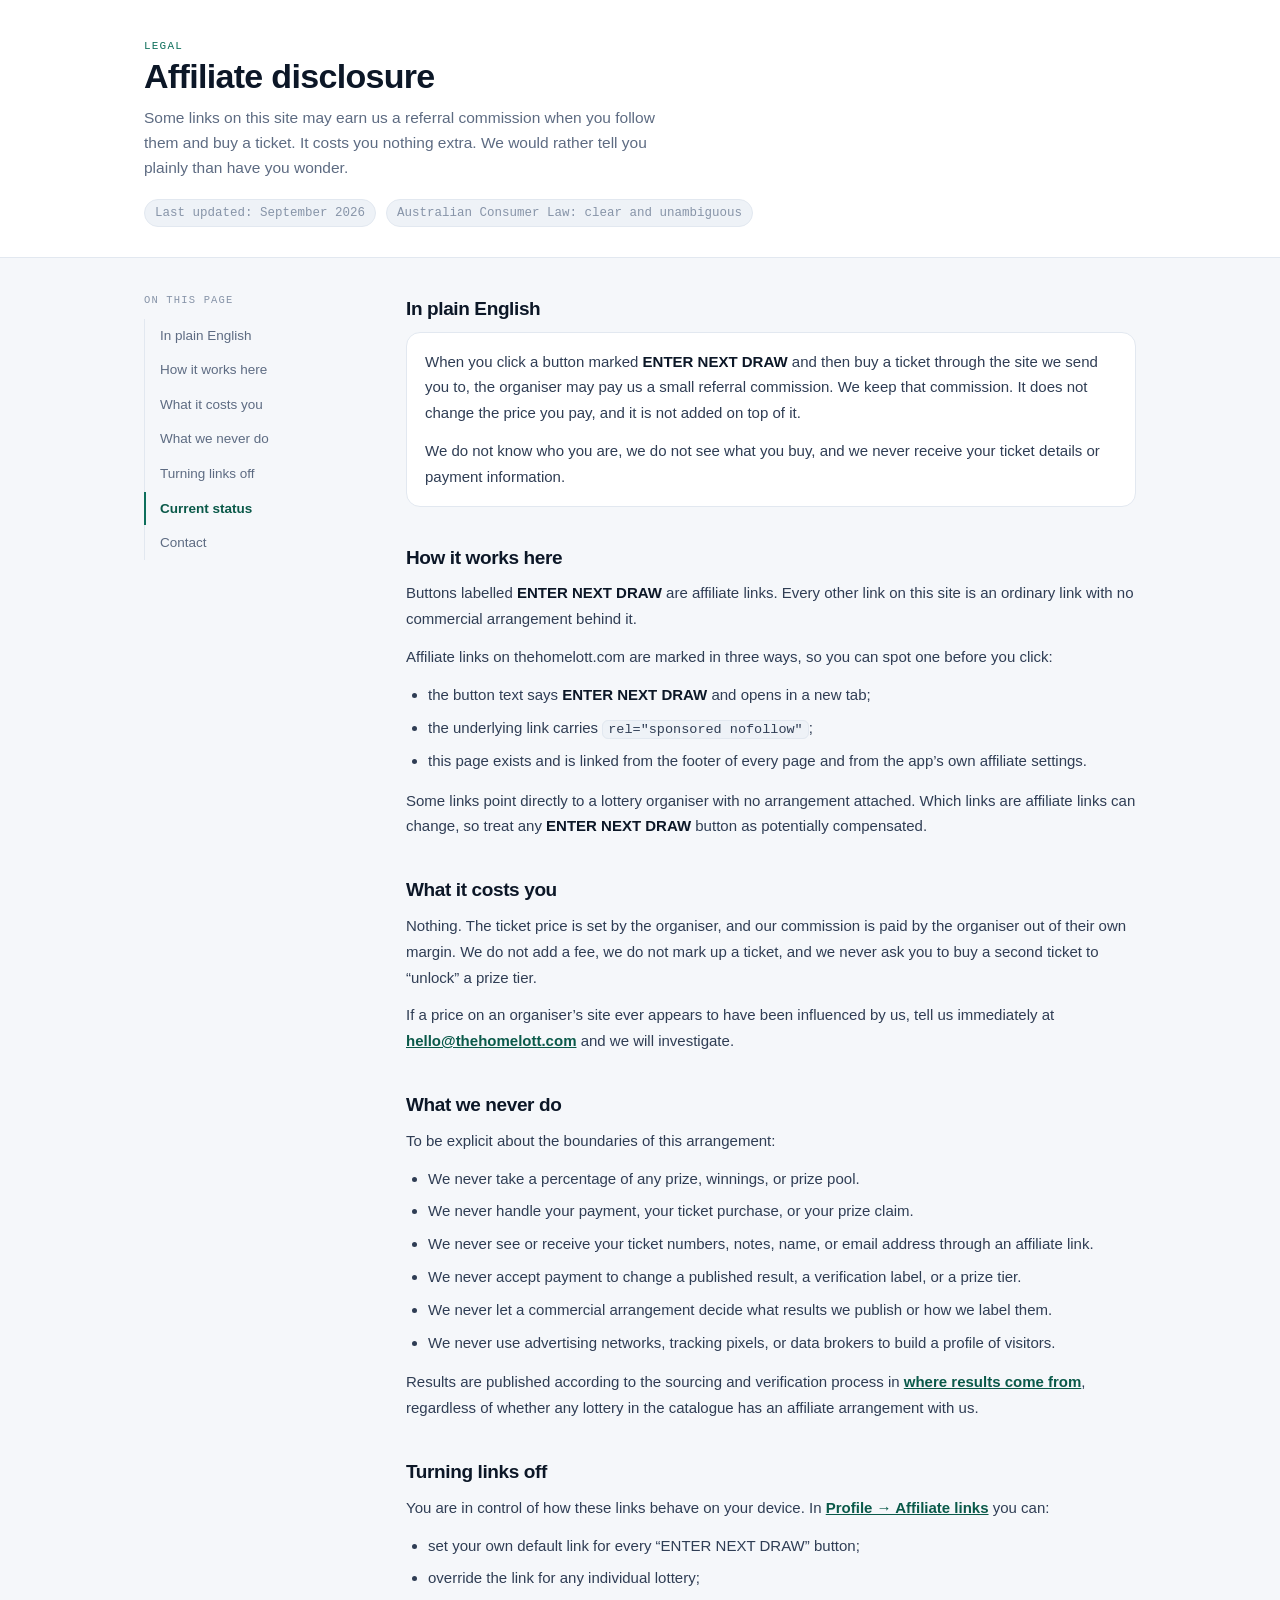
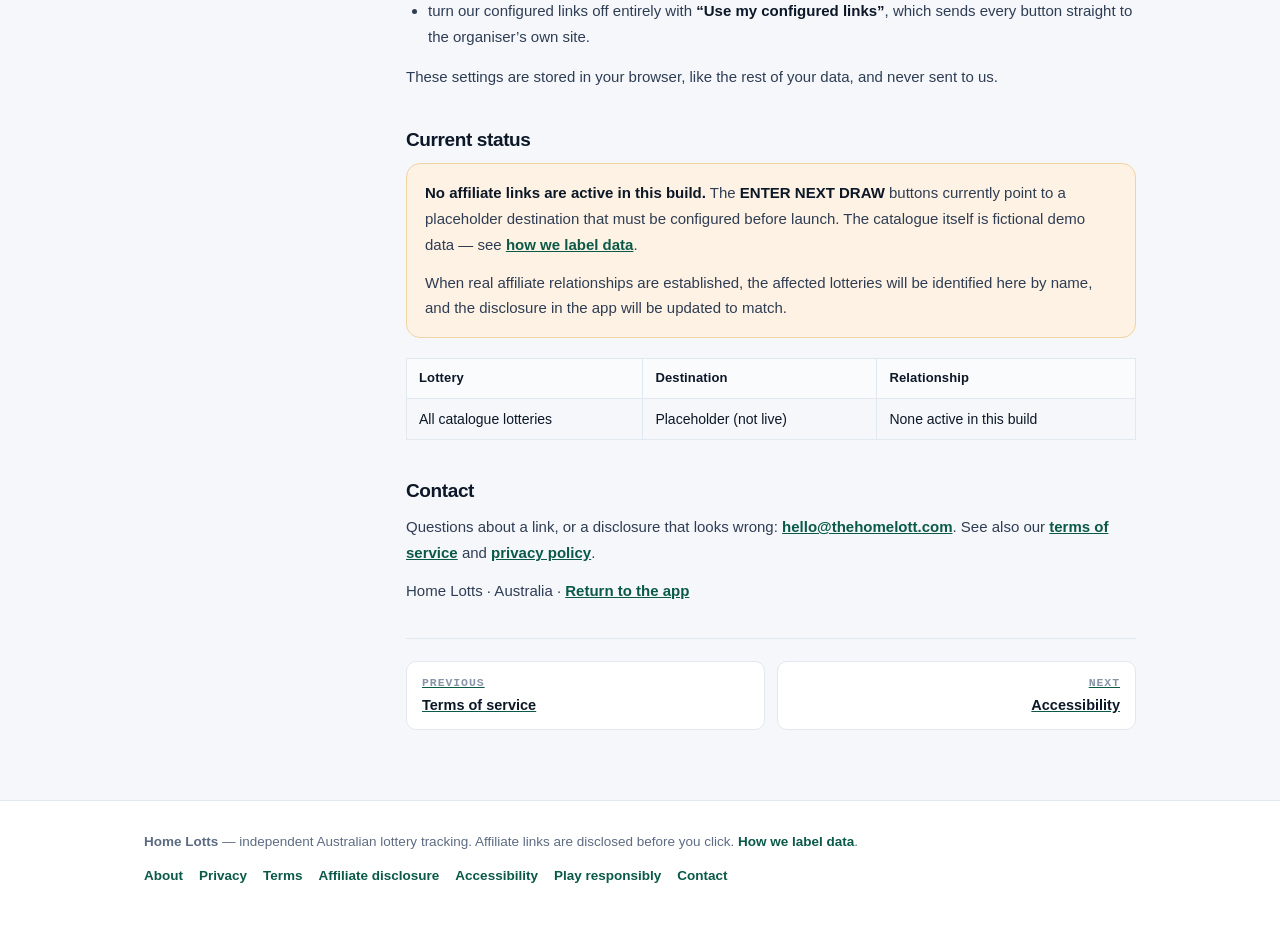
<file: affiliate-disclosure.html>
<!DOCTYPE html>
<html lang="en-AU">
<head>
<meta charset="utf-8">
<meta name="viewport" content="width=device-width, initial-scale=1">
<title>Affiliate disclosure — Home Lotts</title>
<meta name="description" content="Home Lotts affiliate disclosure. Some outbound links may earn a referral commission at no cost to you. We never take a share of prize money.">
<meta name="theme-color" content="#0e6f5c">
<link rel="icon" href="/favicon.svg" type="image/svg+xml">
<link rel="stylesheet" href="/assets/css/legal.css">
</head>
<body class="legal">

<header class="doc-head">
  <div class="wrap">
    <div class="eyebrow">Legal</div>
    <h1>Affiliate disclosure</h1>
    <p>Some links on this site may earn us a referral commission when you follow them and buy a ticket. It costs you nothing extra. We would rather tell you plainly than have you wonder.</p>
    <div class="doc-meta"><span>Last updated: September 2026</span><span>Australian Consumer Law: clear and unambiguous</span></div>
  </div>
</header>

<div class="doc">
  <div class="doc-layout">

    <aside class="doc-toc">
      <p>On this page</p>
      <nav>
        <a href="#plain">In plain English</a>
        <a href="#what">How it works here</a>
        <a href="#no-cost">What it costs you</a>
        <a href="#never">What we never do</a>
        <a href="#control">Turning links off</a>
        <a href="#current">Current status</a>
        <a href="#contact">Contact</a>
      </nav>
    </aside>

    <div class="doc-body">

      <section id="plain">
        <h2>In plain English</h2>
        <div class="doc-callout">
          <p>When you click a button marked <strong>ENTER NEXT DRAW</strong> and then buy a ticket through the site we send you to, the organiser may pay us a small referral commission. We keep that commission. It does not change the price you pay, and it is not added on top of it.</p>
          <p>We do not know who you are, we do not see what you buy, and we never receive your ticket details or payment information.</p>
        </div>
      </section>

      <section id="what">
        <h2>How it works here</h2>
        <p>Buttons labelled <strong>ENTER NEXT DRAW</strong> are affiliate links. Every other link on this site is an ordinary link with no commercial arrangement behind it.</p>
        <p>Affiliate links on thehomelott.com are marked in three ways, so you can spot one before you click:</p>
        <ul>
          <li>the button text says <strong>ENTER NEXT DRAW</strong> and opens in a new tab;</li>
          <li>the underlying link carries <code>rel="sponsored nofollow"</code>;</li>
          <li>this page exists and is linked from the footer of every page and from the app’s own affiliate settings.</li>
        </ul>
        <p>Some links point directly to a lottery organiser with no arrangement attached. Which links are affiliate links can change, so treat any <strong>ENTER NEXT DRAW</strong> button as potentially compensated.</p>
      </section>

      <section id="no-cost">
        <h2>What it costs you</h2>
        <p>Nothing. The ticket price is set by the organiser, and our commission is paid by the organiser out of their own margin. We do not add a fee, we do not mark up a ticket, and we never ask you to buy a second ticket to “unlock” a prize tier.</p>
        <p>If a price on an organiser’s site ever appears to have been influenced by us, tell us immediately at <a href="mailto:hello@thehomelott.com">hello@thehomelott.com</a> and we will investigate.</p>
      </section>

      <section id="never">
        <h2>What we never do</h2>
        <p>To be explicit about the boundaries of this arrangement:</p>
        <ul>
          <li>We never take a percentage of any prize, winnings, or prize pool.</li>
          <li>We never handle your payment, your ticket purchase, or your prize claim.</li>
          <li>We never see or receive your ticket numbers, notes, name, or email address through an affiliate link.</li>
          <li>We never accept payment to change a published result, a verification label, or a prize tier.</li>
          <li>We never let a commercial arrangement decide what results we publish or how we label them.</li>
          <li>We never use advertising networks, tracking pixels, or data brokers to build a profile of visitors.</li>
        </ul>
        <p>Results are published according to the sourcing and verification process in <a href="/about.html#sources">where results come from</a>, regardless of whether any lottery in the catalogue has an affiliate arrangement with us.</p>
      </section>

      <section id="control">
        <h2>Turning links off</h2>
        <p>You are in control of how these links behave on your device. In <a href="/index.html#/profile">Profile → Affiliate links</a> you can:</p>
        <ul>
          <li>set your own default link for every “ENTER NEXT DRAW” button;</li>
          <li>override the link for any individual lottery;</li>
          <li>turn our configured links off entirely with <strong>“Use my configured links”</strong>, which sends every button straight to the organiser’s own site.</li>
        </ul>
        <p>These settings are stored in your browser, like the rest of your data, and never sent to us.</p>
      </section>

      <section id="current">
        <h2>Current status</h2>
        <div class="doc-callout warn">
          <p><strong>No affiliate links are active in this build.</strong> The <strong>ENTER NEXT DRAW</strong> buttons currently point to a placeholder destination that must be configured before launch. The catalogue itself is fictional demo data — see <a href="/about.html#demo">how we label data</a>.</p>
          <p>When real affiliate relationships are established, the affected lotteries will be identified here by name, and the disclosure in the app will be updated to match.</p>
        </div>
        <table>
          <thead><tr><th>Lottery</th><th>Destination</th><th>Relationship</th></tr></thead>
          <tbody>
            <tr><td>All catalogue lotteries</td><td>Placeholder (not live)</td><td>None active in this build</td></tr>
          </tbody>
        </table>
      </section>

      <section id="contact">
        <h2>Contact</h2>
        <p>Questions about a link, or a disclosure that looks wrong: <a href="mailto:hello@thehomelott.com">hello@thehomelott.com</a>. See also our <a href="/terms.html">terms of service</a> and <a href="/privacy.html">privacy policy</a>.</p>
        <p>Home Lotts · Australia · <a href="/index.html">Return to the app</a></p>
      </section>

      <div class="doc-pager">
        <a href="/terms.html"><span class="lbl">Previous</span><span class="ttl">Terms of service</span></a>
        <a class="next" href="/accessibility.html"><span class="lbl">Next</span><span class="ttl">Accessibility</span></a>
      </div>

    </div>
  </div>
</div>

<footer class="legal-foot">
  <div class="wrap">
    <p><strong>Home Lotts</strong> — independent Australian lottery tracking. Affiliate links are disclosed before you click. <a href="/about.html#demo">How we label data</a>.</p>
    <nav>
      <a href="/about.html">About</a>
      <a href="/privacy.html">Privacy</a>
      <a href="/terms.html">Terms</a>
      <a href="/affiliate-disclosure.html">Affiliate disclosure</a>
      <a href="/accessibility.html">Accessibility</a>
      <a href="/play-responsibly.html">Play responsibly</a>
      <a href="/contact.html">Contact</a>
    </nav>
  </div>
</footer>

<script>
(function () {
  var links = [].slice.call(document.querySelectorAll('.doc-toc a'));
  var map = {};
  links.forEach(function (a) { map[a.getAttribute('href').slice(1)] = a; });
  var sections = Object.keys(map).map(function (id) { return document.getElementById(id); }).filter(Boolean);
  if (!sections.length || !('IntersectionObserver' in window)) return;
  var io = new IntersectionObserver(function (entries) {
    entries.forEach(function (en) {
      if (en.isIntersecting) { links.forEach(function (a) { a.classList.remove('active'); }); map[en.target.id].classList.add('active'); }
    });
  }, { rootMargin: '-10% 0px -70% 0px' });
  sections.forEach(function (s) { io.observe(s); });
})();
</script>
</body>
</html>
</file>
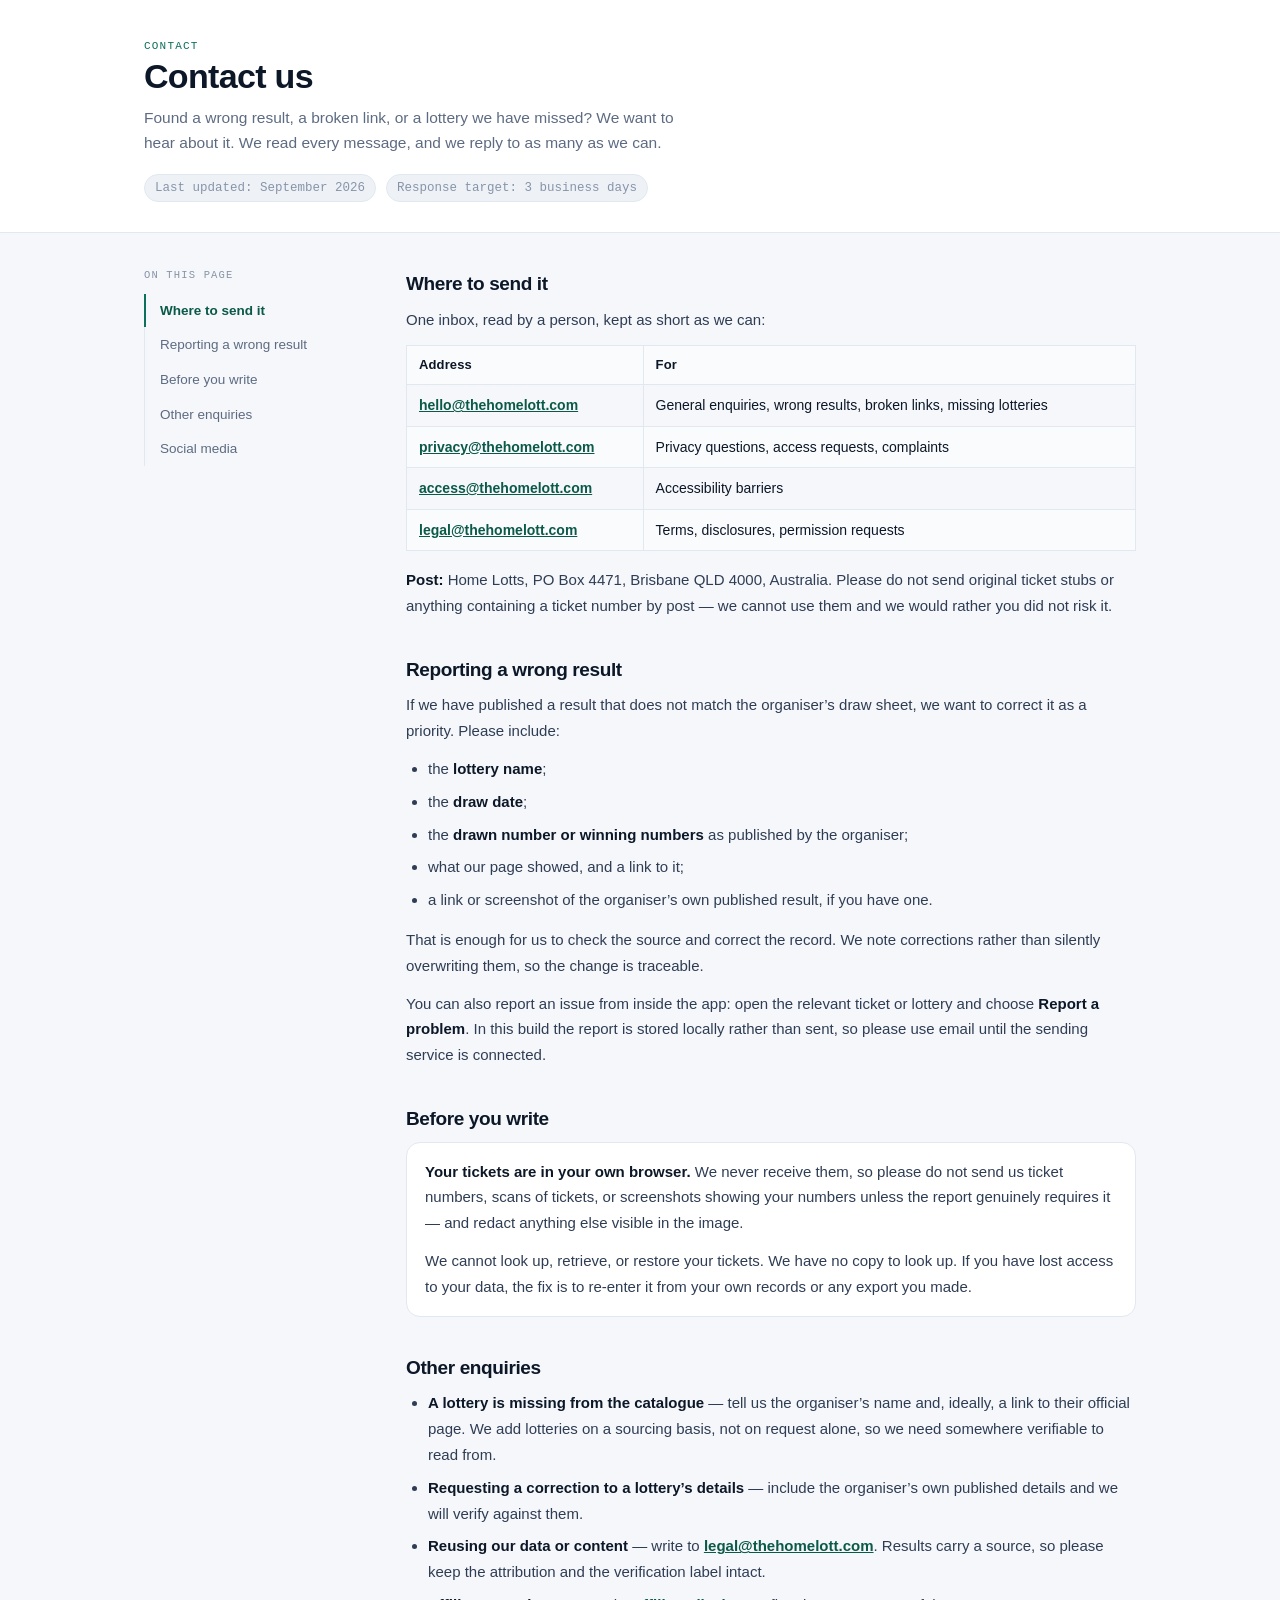
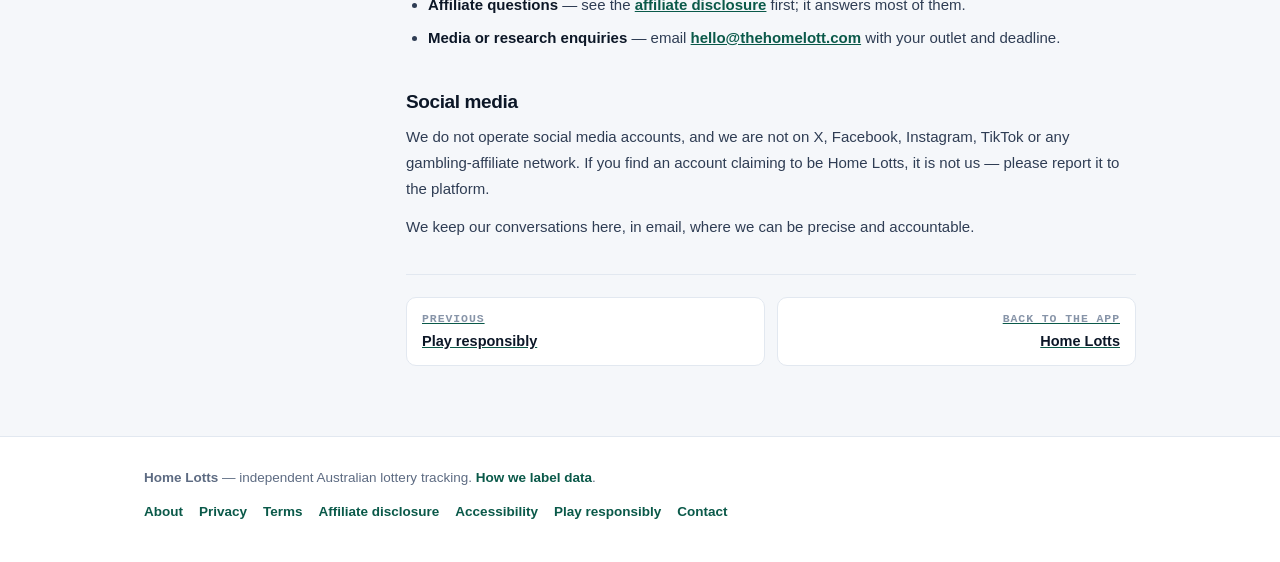
<file: contact.html>
<!DOCTYPE html>
<html lang="en-AU">
<head>
<meta charset="utf-8">
<meta name="viewport" content="width=device-width, initial-scale=1">
<title>Contact — Home Lotts</title>
<meta name="description" content="Contact Home Lotts. Report a wrong result, flag a broken link, or ask a question. We read every message.">
<meta name="theme-color" content="#0e6f5c">
<link rel="icon" href="/favicon.svg" type="image/svg+xml">
<link rel="stylesheet" href="/assets/css/legal.css">
</head>
<body class="legal">

<header class="doc-head">
  <div class="wrap">
    <div class="eyebrow">Contact</div>
    <h1>Contact us</h1>
    <p>Found a wrong result, a broken link, or a lottery we have missed? We want to hear about it. We read every message, and we reply to as many as we can.</p>
    <div class="doc-meta"><span>Last updated: September 2026</span><span>Response target: 3 business days</span></div>
  </div>
</header>

<div class="doc">
  <div class="doc-layout">

    <aside class="doc-toc">
      <p>On this page</p>
      <nav>
        <a href="#routes">Where to send it</a>
        <a href="#wrong-result">Reporting a wrong result</a>
        <a href="#privacy-note">Before you write</a>
        <a href="#other">Other enquiries</a>
        <a href="#social">Social media</a>
      </nav>
    </aside>

    <div class="doc-body">

      <section id="routes">
        <h2>Where to send it</h2>
        <p>One inbox, read by a person, kept as short as we can:</p>
        <table>
          <thead><tr><th>Address</th><th>For</th></tr></thead>
          <tbody>
            <tr><td><a href="mailto:hello@thehomelott.com">hello@thehomelott.com</a></td><td>General enquiries, wrong results, broken links, missing lotteries</td></tr>
            <tr><td><a href="mailto:privacy@thehomelott.com">privacy@thehomelott.com</a></td><td>Privacy questions, access requests, complaints</td></tr>
            <tr><td><a href="mailto:access@thehomelott.com">access@thehomelott.com</a></td><td>Accessibility barriers</td></tr>
            <tr><td><a href="mailto:legal@thehomelott.com">legal@thehomelott.com</a></td><td>Terms, disclosures, permission requests</td></tr>
          </tbody>
        </table>
        <p><strong>Post:</strong> Home Lotts, PO Box 4471, Brisbane QLD 4000, Australia. Please do not send original ticket stubs or anything containing a ticket number by post — we cannot use them and we would rather you did not risk it.</p>
      </section>

      <section id="wrong-result">
        <h2>Reporting a wrong result</h2>
        <p>If we have published a result that does not match the organiser’s draw sheet, we want to correct it as a priority. Please include:</p>
        <ul>
          <li>the <strong>lottery name</strong>;</li>
          <li>the <strong>draw date</strong>;</li>
          <li>the <strong>drawn number or winning numbers</strong> as published by the organiser;</li>
          <li>what our page showed, and a link to it;</li>
          <li>a link or screenshot of the organiser’s own published result, if you have one.</li>
        </ul>
        <p>That is enough for us to check the source and correct the record. We note corrections rather than silently overwriting them, so the change is traceable.</p>
        <p>You can also report an issue from inside the app: open the relevant ticket or lottery and choose <strong>Report a problem</strong>. In this build the report is stored locally rather than sent, so please use email until the sending service is connected.</p>
      </section>

      <section id="privacy-note">
        <h2>Before you write</h2>
        <div class="doc-callout">
          <p><strong>Your tickets are in your own browser.</strong> We never receive them, so please do not send us ticket numbers, scans of tickets, or screenshots showing your numbers unless the report genuinely requires it — and redact anything else visible in the image.</p>
          <p>We cannot look up, retrieve, or restore your tickets. We have no copy to look up. If you have lost access to your data, the fix is to re-enter it from your own records or any export you made.</p>
        </div>
      </section>

      <section id="other">
        <h2>Other enquiries</h2>
        <ul>
          <li><strong>A lottery is missing from the catalogue</strong> — tell us the organiser’s name and, ideally, a link to their official page. We add lotteries on a sourcing basis, not on request alone, so we need somewhere verifiable to read from.</li>
          <li><strong>Requesting a correction to a lottery’s details</strong> — include the organiser’s own published details and we will verify against them.</li>
          <li><strong>Reusing our data or content</strong> — write to <a href="mailto:legal@thehomelott.com">legal@thehomelott.com</a>. Results carry a source, so please keep the attribution and the verification label intact.</li>
          <li><strong>Affiliate questions</strong> — see the <a href="/affiliate-disclosure.html">affiliate disclosure</a> first; it answers most of them.</li>
          <li><strong>Media or research enquiries</strong> — email <a href="mailto:hello@thehomelott.com">hello@thehomelott.com</a> with your outlet and deadline.</li>
        </ul>
      </section>

      <section id="social">
        <h2>Social media</h2>
        <p>We do not operate social media accounts, and we are not on X, Facebook, Instagram, TikTok or any gambling-affiliate network. If you find an account claiming to be Home Lotts, it is not us — please report it to the platform.</p>
        <p>We keep our conversations here, in email, where we can be precise and accountable.</p>
      </section>

      <div class="doc-pager">
        <a href="/play-responsibly.html"><span class="lbl">Previous</span><span class="ttl">Play responsibly</span></a>
        <a class="next" href="/index.html"><span class="lbl">Back to the app</span><span class="ttl">Home Lotts</span></a>
      </div>

    </div>
  </div>
</div>

<footer class="legal-foot">
  <div class="wrap">
    <p><strong>Home Lotts</strong> — independent Australian lottery tracking. <a href="/about.html#demo">How we label data</a>.</p>
    <nav>
      <a href="/about.html">About</a>
      <a href="/privacy.html">Privacy</a>
      <a href="/terms.html">Terms</a>
      <a href="/affiliate-disclosure.html">Affiliate disclosure</a>
      <a href="/accessibility.html">Accessibility</a>
      <a href="/play-responsibly.html">Play responsibly</a>
      <a href="/contact.html">Contact</a>
    </nav>
  </div>
</footer>

<script>
(function () {
  var links = [].slice.call(document.querySelectorAll('.doc-toc a'));
  var map = {};
  links.forEach(function (a) { map[a.getAttribute('href').slice(1)] = a; });
  var sections = Object.keys(map).map(function (id) { return document.getElementById(id); }).filter(Boolean);
  if (!sections.length || !('IntersectionObserver' in window)) return;
  var io = new IntersectionObserver(function (entries) {
    entries.forEach(function (en) {
      if (en.isIntersecting) { links.forEach(function (a) { a.classList.remove('active'); }); map[en.target.id].classList.add('active'); }
    });
  }, { rootMargin: '-10% 0px -70% 0px' });
  sections.forEach(function (s) { io.observe(s); });
})();
</script>
</body>
</html>
</file>
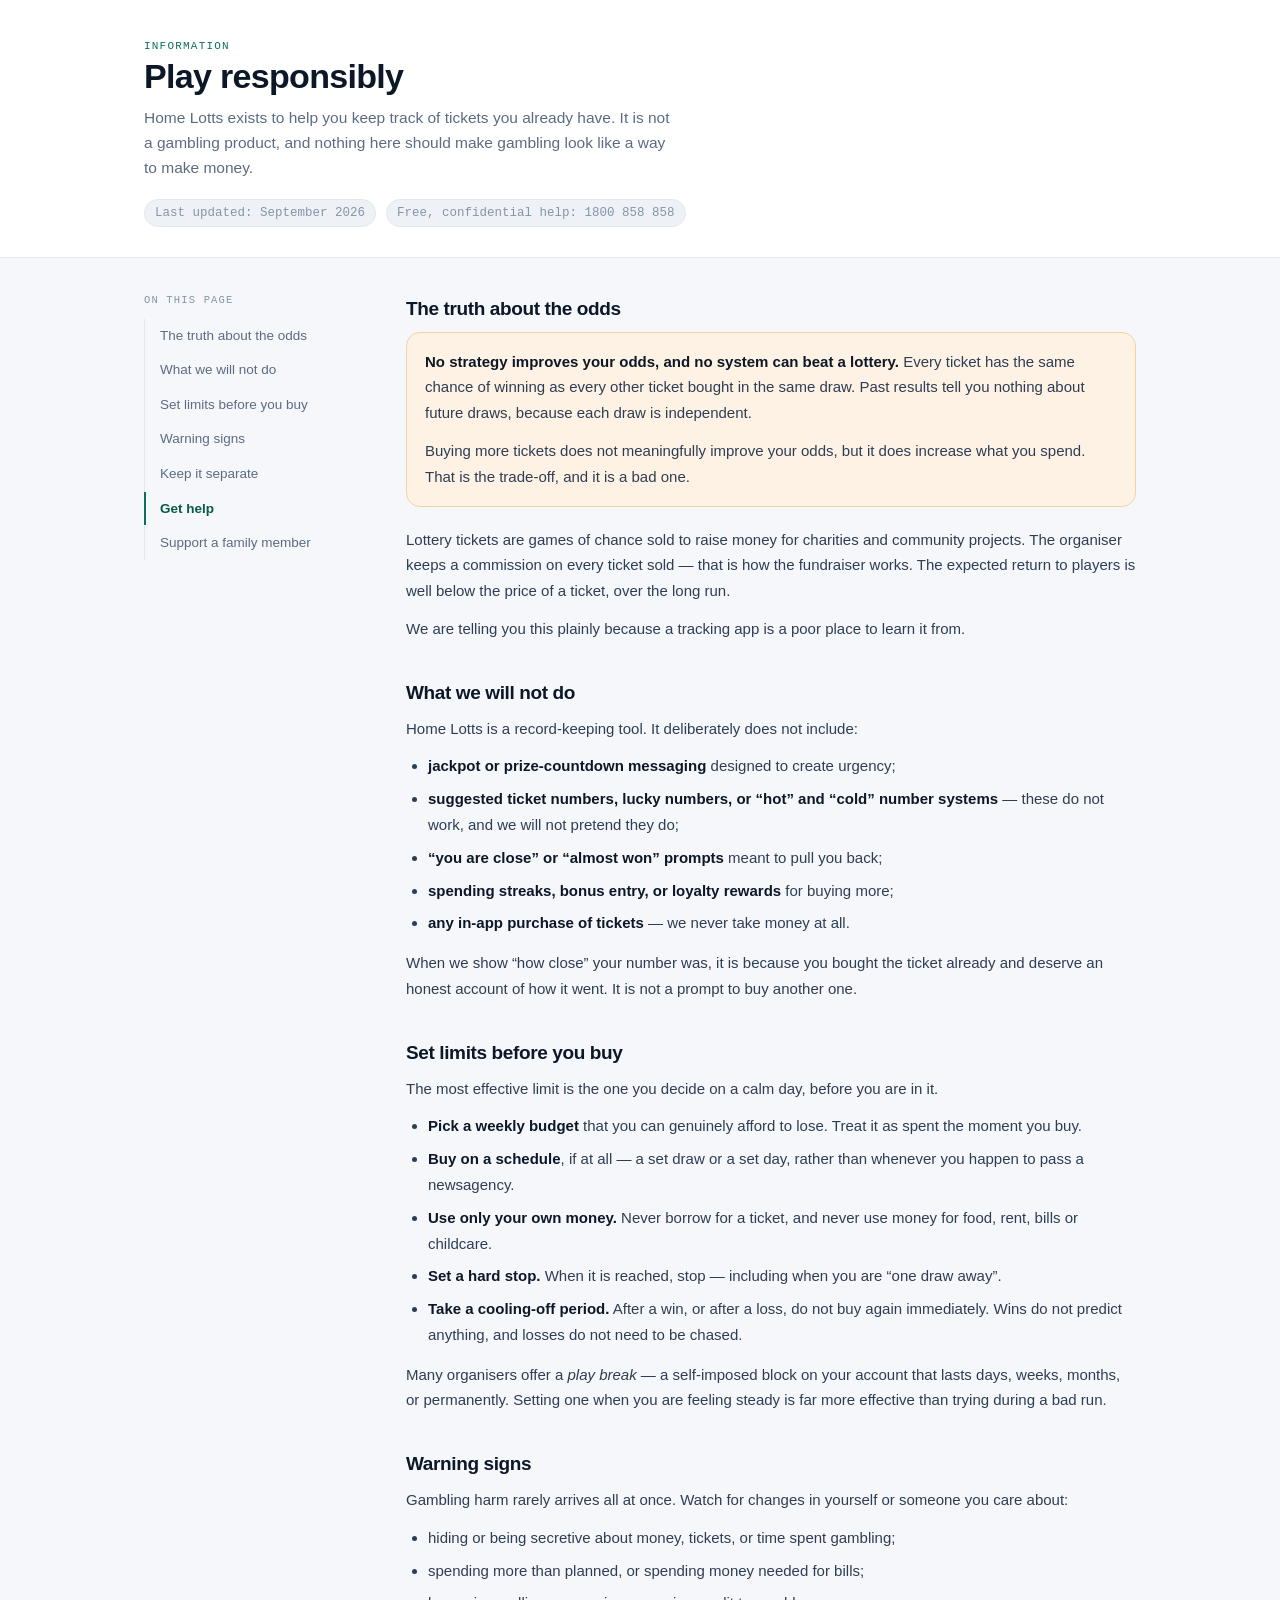
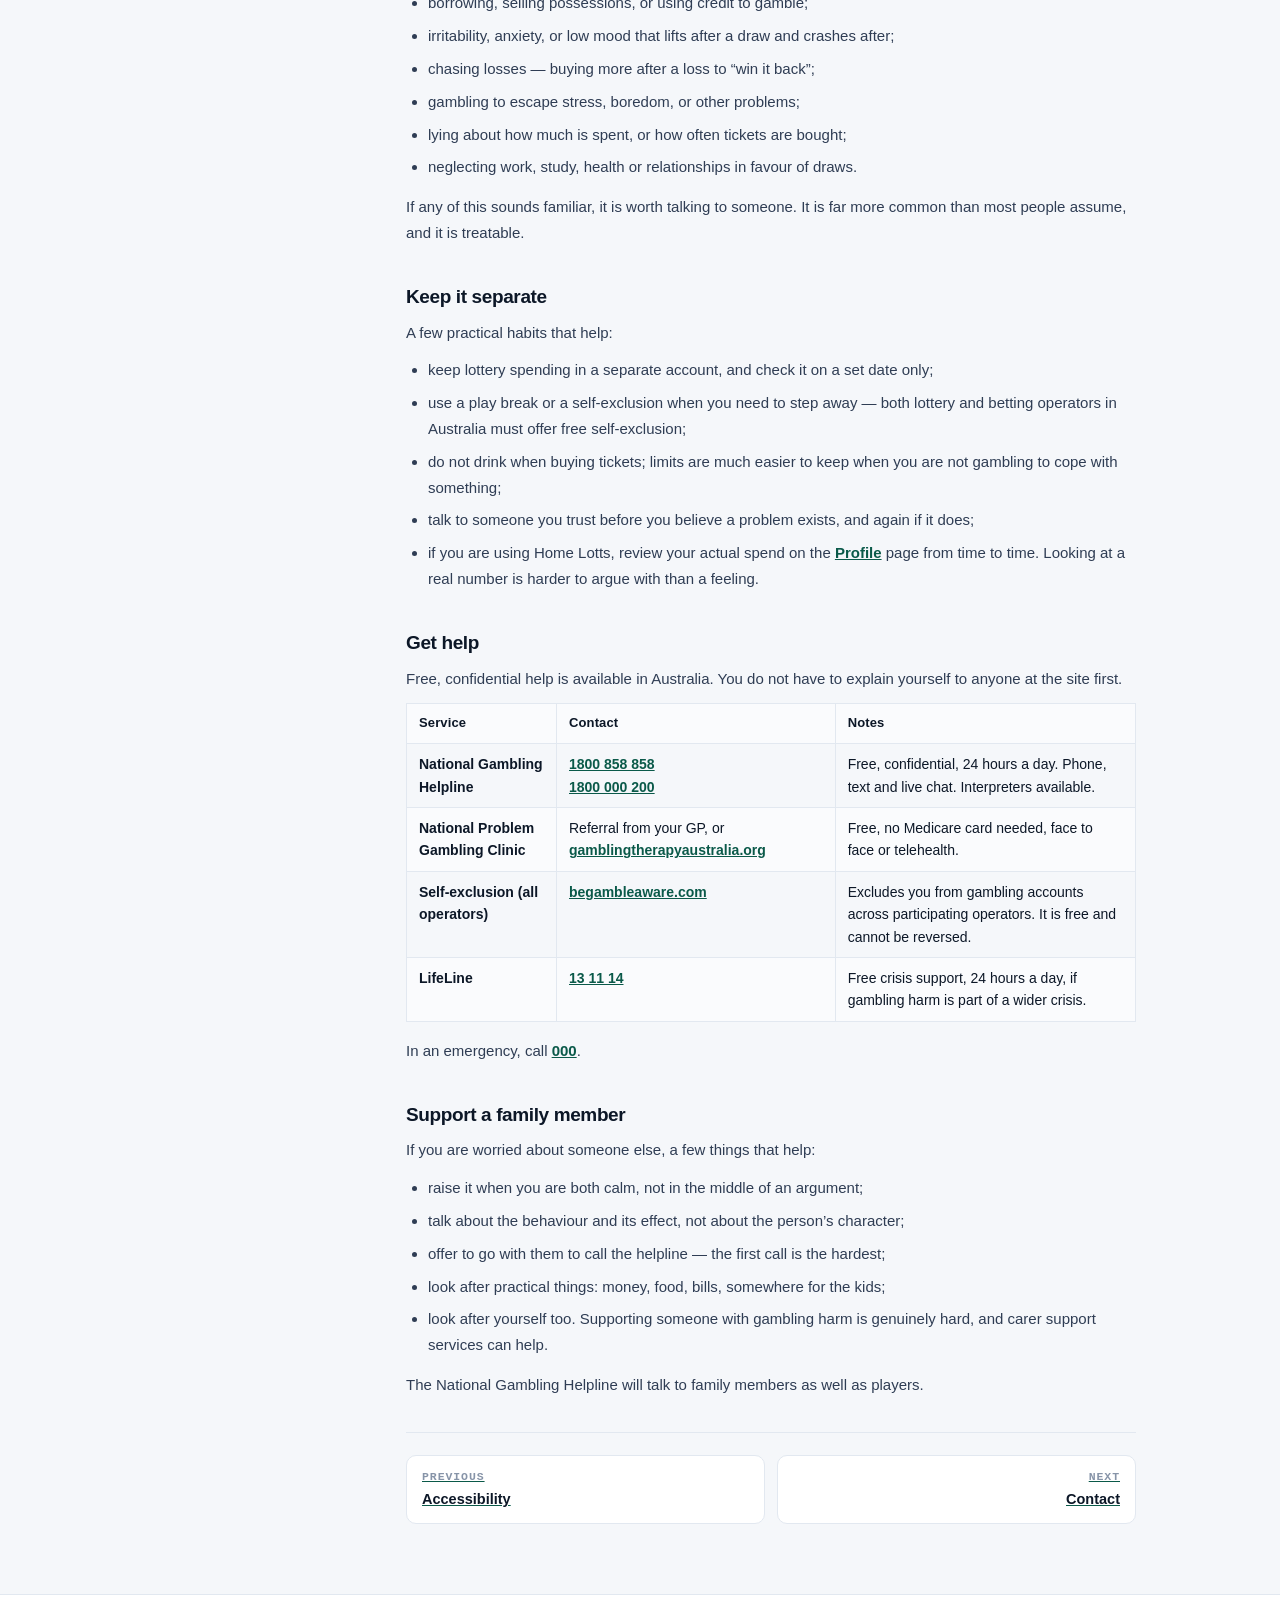
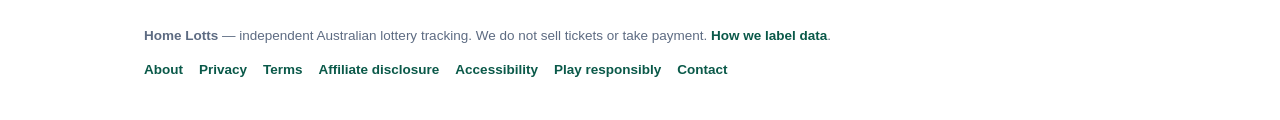
<file: play-responsibly.html>
<!DOCTYPE html>
<html lang="en-AU">
<head>
<meta charset="utf-8">
<meta name="viewport" content="width=device-width, initial-scale=1">
<title>Play responsibly — Home Lotts</title>
<meta name="description" content="Lottery tickets are gambling. There is no winning strategy. Practical limits, warning signs, and free confidential help for gambling harm in Australia.">
<meta name="theme-color" content="#0e6f5c">
<link rel="icon" href="/favicon.svg" type="image/svg+xml">
<link rel="stylesheet" href="/assets/css/legal.css">
</head>
<body class="legal">

<header class="doc-head">
  <div class="wrap">
    <div class="eyebrow">Information</div>
    <h1>Play responsibly</h1>
    <p>Home Lotts exists to help you keep track of tickets you already have. It is not a gambling product, and nothing here should make gambling look like a way to make money.</p>
    <div class="doc-meta"><span>Last updated: September 2026</span><span>Free, confidential help: 1800 858 858</span></div>
  </div>
</header>

<div class="doc">
  <div class="doc-layout">

    <aside class="doc-toc">
      <p>On this page</p>
      <nav>
        <a href="#truth">The truth about the odds</a>
        <a href="#harm">What we will not do</a>
        <a href="#limits">Set limits before you buy</a>
        <a href="#signs">Warning signs</a>
        <a href="#keep-separate">Keep it separate</a>
        <a href="#help">Get help</a>
        <a href="#support">Support a family member</a>
      </nav>
    </aside>

    <div class="doc-body">

      <section id="truth">
        <h2>The truth about the odds</h2>
        <div class="doc-callout warn">
          <p><strong>No strategy improves your odds, and no system can beat a lottery.</strong> Every ticket has the same chance of winning as every other ticket bought in the same draw. Past results tell you nothing about future draws, because each draw is independent.</p>
          <p>Buying more tickets does not meaningfully improve your odds, but it does increase what you spend. That is the trade-off, and it is a bad one.</p>
        </div>
        <p>Lottery tickets are games of chance sold to raise money for charities and community projects. The organiser keeps a commission on every ticket sold — that is how the fundraiser works. The expected return to players is well below the price of a ticket, over the long run.</p>
        <p>We are telling you this plainly because a tracking app is a poor place to learn it from.</p>
      </section>

      <section id="harm">
        <h2>What we will not do</h2>
        <p>Home Lotts is a record-keeping tool. It deliberately does not include:</p>
        <ul>
          <li><strong>jackpot or prize-countdown messaging</strong> designed to create urgency;</li>
          <li><strong>suggested ticket numbers, lucky numbers, or “hot” and “cold” number systems</strong> — these do not work, and we will not pretend they do;</li>
          <li><strong>“you are close” or “almost won” prompts</strong> meant to pull you back;</li>
          <li><strong>spending streaks, bonus entry, or loyalty rewards</strong> for buying more;</li>
          <li><strong>any in-app purchase of tickets</strong> — we never take money at all.</li>
        </ul>
        <p>When we show “how close” your number was, it is because you bought the ticket already and deserve an honest account of how it went. It is not a prompt to buy another one.</p>
      </section>

      <section id="limits">
        <h2>Set limits before you buy</h2>
        <p>The most effective limit is the one you decide on a calm day, before you are in it.</p>
        <ul>
          <li><strong>Pick a weekly budget</strong> that you can genuinely afford to lose. Treat it as spent the moment you buy.</li>
          <li><strong>Buy on a schedule</strong>, if at all — a set draw or a set day, rather than whenever you happen to pass a newsagency.</li>
          <li><strong>Use only your own money.</strong> Never borrow for a ticket, and never use money for food, rent, bills or childcare.</li>
          <li><strong>Set a hard stop.</strong> When it is reached, stop — including when you are “one draw away”.</li>
          <li><strong>Take a cooling-off period.</strong> After a win, or after a loss, do not buy again immediately. Wins do not predict anything, and losses do not need to be chased.</li>
        </ul>
        <p>Many organisers offer a <em>play break</em> — a self-imposed block on your account that lasts days, weeks, months, or permanently. Setting one when you are feeling steady is far more effective than trying during a bad run.</p>
      </section>

      <section id="signs">
        <h2>Warning signs</h2>
        <p>Gambling harm rarely arrives all at once. Watch for changes in yourself or someone you care about:</p>
        <ul>
          <li>hiding or being secretive about money, tickets, or time spent gambling;</li>
          <li>spending more than planned, or spending money needed for bills;</li>
          <li>borrowing, selling possessions, or using credit to gamble;</li>
          <li>irritability, anxiety, or low mood that lifts after a draw and crashes after;</li>
          <li>chasing losses — buying more after a loss to “win it back”;</li>
          <li>gambling to escape stress, boredom, or other problems;</li>
          <li>lying about how much is spent, or how often tickets are bought;</li>
          <li>neglecting work, study, health or relationships in favour of draws.</li>
        </ul>
        <p>If any of this sounds familiar, it is worth talking to someone. It is far more common than most people assume, and it is treatable.</p>
      </section>

      <section id="keep-separate">
        <h2>Keep it separate</h2>
        <p>A few practical habits that help:</p>
        <ul>
          <li>keep lottery spending in a separate account, and check it on a set date only;</li>
          <li>use a play break or a self-exclusion when you need to step away — both lottery and betting operators in Australia must offer free self-exclusion;</li>
          <li>do not drink when buying tickets; limits are much easier to keep when you are not gambling to cope with something;</li>
          <li>talk to someone you trust before you believe a problem exists, and again if it does;</li>
          <li>if you are using Home Lotts, review your actual spend on the <a href="/index.html#/profile">Profile</a> page from time to time. Looking at a real number is harder to argue with than a feeling.</li>
        </ul>
      </section>

      <section id="help">
        <h2>Get help</h2>
        <p>Free, confidential help is available in Australia. You do not have to explain yourself to anyone at the site first.</p>

        <table>
          <thead><tr><th>Service</th><th>Contact</th><th>Notes</th></tr></thead>
          <tbody>
            <tr>
              <td><strong>National Gambling Helpline</strong></td>
              <td><a href="tel:1800858588">1800 858 858</a><br><a href="tel:1800002002">1800 000 200</a></td>
              <td>Free, confidential, 24 hours a day. Phone, text and live chat. Interpreters available.</td>
            </tr>
            <tr>
              <td><strong>National Problem Gambling Clinic</strong></td>
              <td>Referral from your GP, or <a href="https://www.gamblingtherapyaustralia.org" rel="noopener nofollow" target="_blank">gamblingtherapyaustralia.org</a></td>
              <td>Free, no Medicare card needed, face to face or telehealth.</td>
            </tr>
            <tr>
              <td><strong>Self-exclusion (all operators)</strong></td>
              <td><a href="https://www.begambleaware.com" rel="noopener nofollow" target="_blank">begambleaware.com</a></td>
              <td>Excludes you from gambling accounts across participating operators. It is free and cannot be reversed.</td>
            </tr>
            <tr>
              <td><strong>LifeLine</strong></td>
              <td><a href="tel:131114">13 11 14</a></td>
              <td>Free crisis support, 24 hours a day, if gambling harm is part of a wider crisis.</td>
            </tr>
          </tbody>
        </table>

        <p>In an emergency, call <a href="tel:000">000</a>.</p>
      </section>

      <section id="support">
        <h2>Support a family member</h2>
        <p>If you are worried about someone else, a few things that help:</p>
        <ul>
          <li>raise it when you are both calm, not in the middle of an argument;</li>
          <li>talk about the behaviour and its effect, not about the person’s character;</li>
          <li>offer to go with them to call the helpline — the first call is the hardest;</li>
          <li>look after practical things: money, food, bills, somewhere for the kids;</li>
          <li>look after yourself too. Supporting someone with gambling harm is genuinely hard, and carer support services can help.</li>
        </ul>
        <p>The National Gambling Helpline will talk to family members as well as players.</p>
      </section>

      <div class="doc-pager">
        <a href="/accessibility.html"><span class="lbl">Previous</span><span class="ttl">Accessibility</span></a>
        <a class="next" href="/contact.html"><span class="lbl">Next</span><span class="ttl">Contact</span></a>
      </div>

    </div>
  </div>
</div>

<footer class="legal-foot">
  <div class="wrap">
    <p><strong>Home Lotts</strong> — independent Australian lottery tracking. We do not sell tickets or take payment. <a href="/about.html#demo">How we label data</a>.</p>
    <nav>
      <a href="/about.html">About</a>
      <a href="/privacy.html">Privacy</a>
      <a href="/terms.html">Terms</a>
      <a href="/affiliate-disclosure.html">Affiliate disclosure</a>
      <a href="/accessibility.html">Accessibility</a>
      <a href="/play-responsibly.html">Play responsibly</a>
      <a href="/contact.html">Contact</a>
    </nav>
  </div>
</footer>

<script>
(function () {
  var links = [].slice.call(document.querySelectorAll('.doc-toc a'));
  var map = {};
  links.forEach(function (a) { map[a.getAttribute('href').slice(1)] = a; });
  var sections = Object.keys(map).map(function (id) { return document.getElementById(id); }).filter(Boolean);
  if (!sections.length || !('IntersectionObserver' in window)) return;
  var io = new IntersectionObserver(function (entries) {
    entries.forEach(function (en) {
      if (en.isIntersecting) { links.forEach(function (a) { a.classList.remove('active'); }); map[en.target.id].classList.add('active'); }
    });
  }, { rootMargin: '-10% 0px -70% 0px' });
  sections.forEach(function (s) { io.observe(s); });
})();
</script>
</body>
</html>
</file>
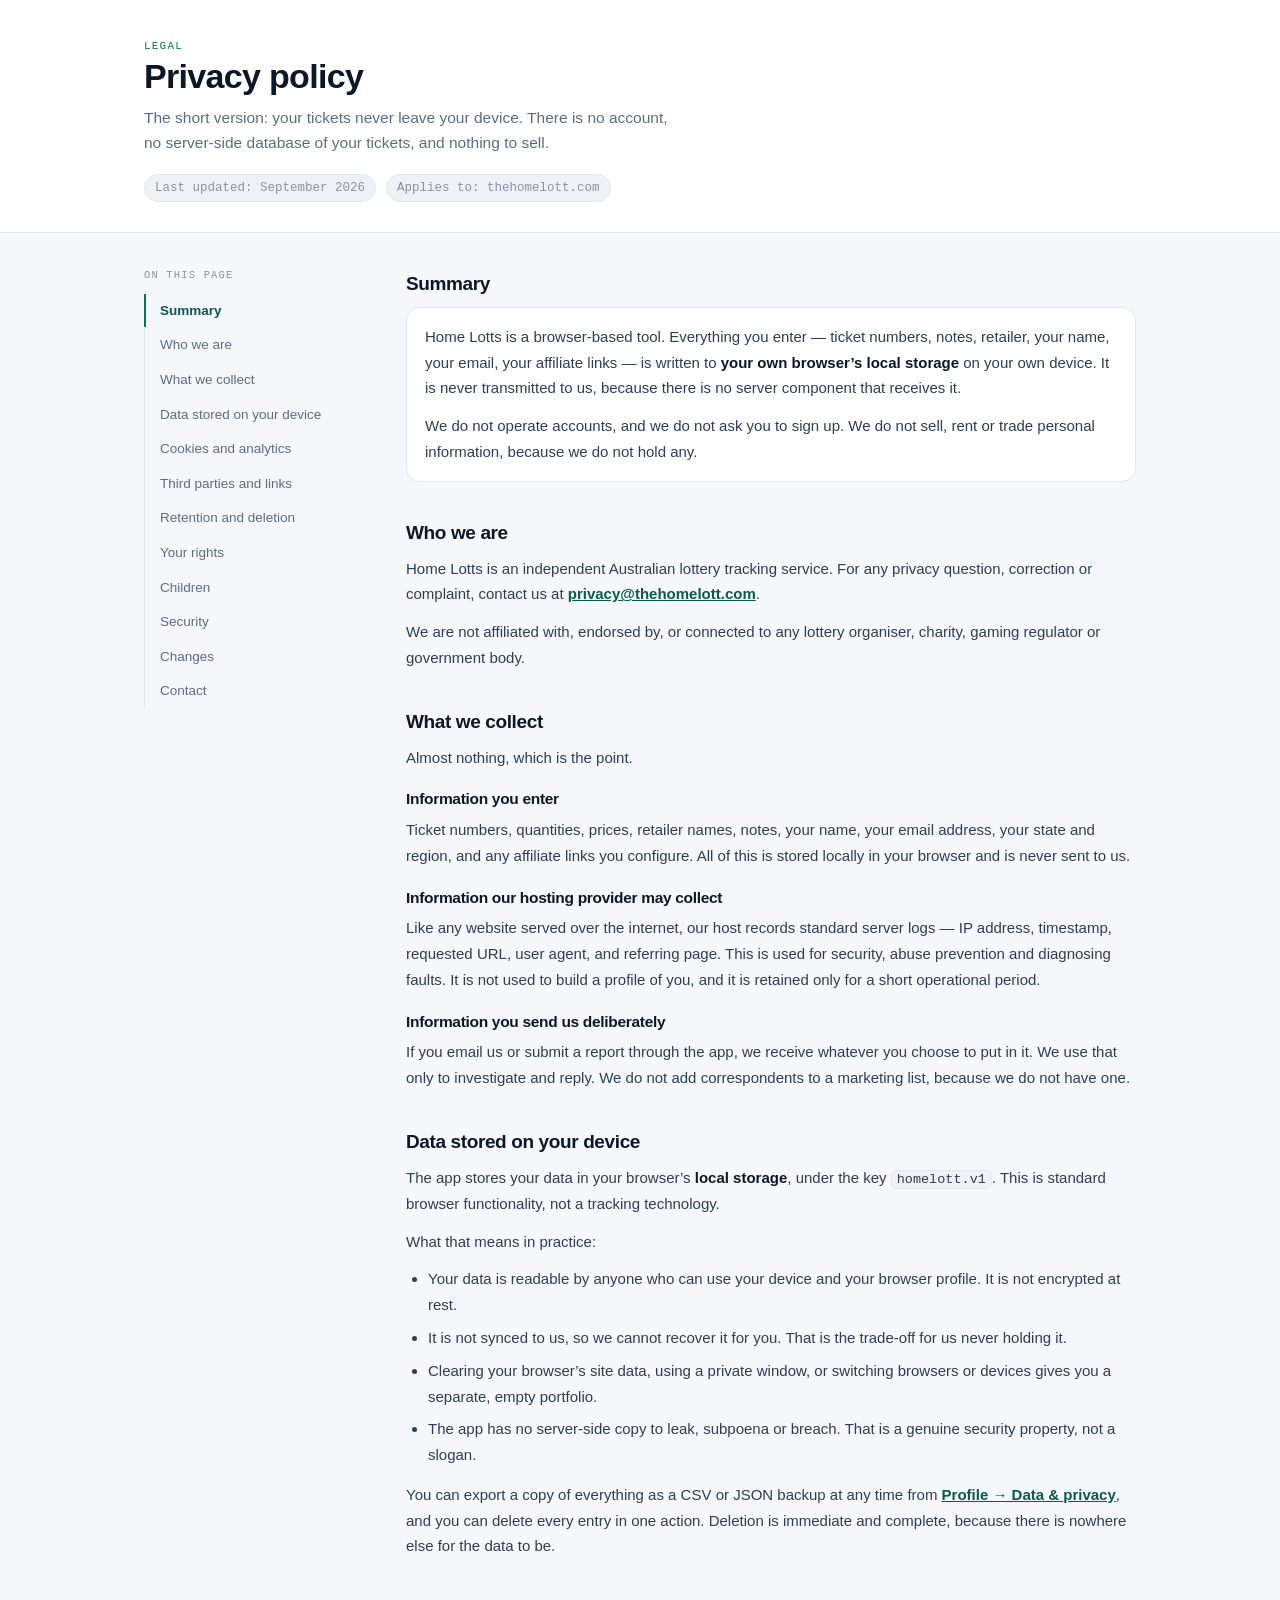
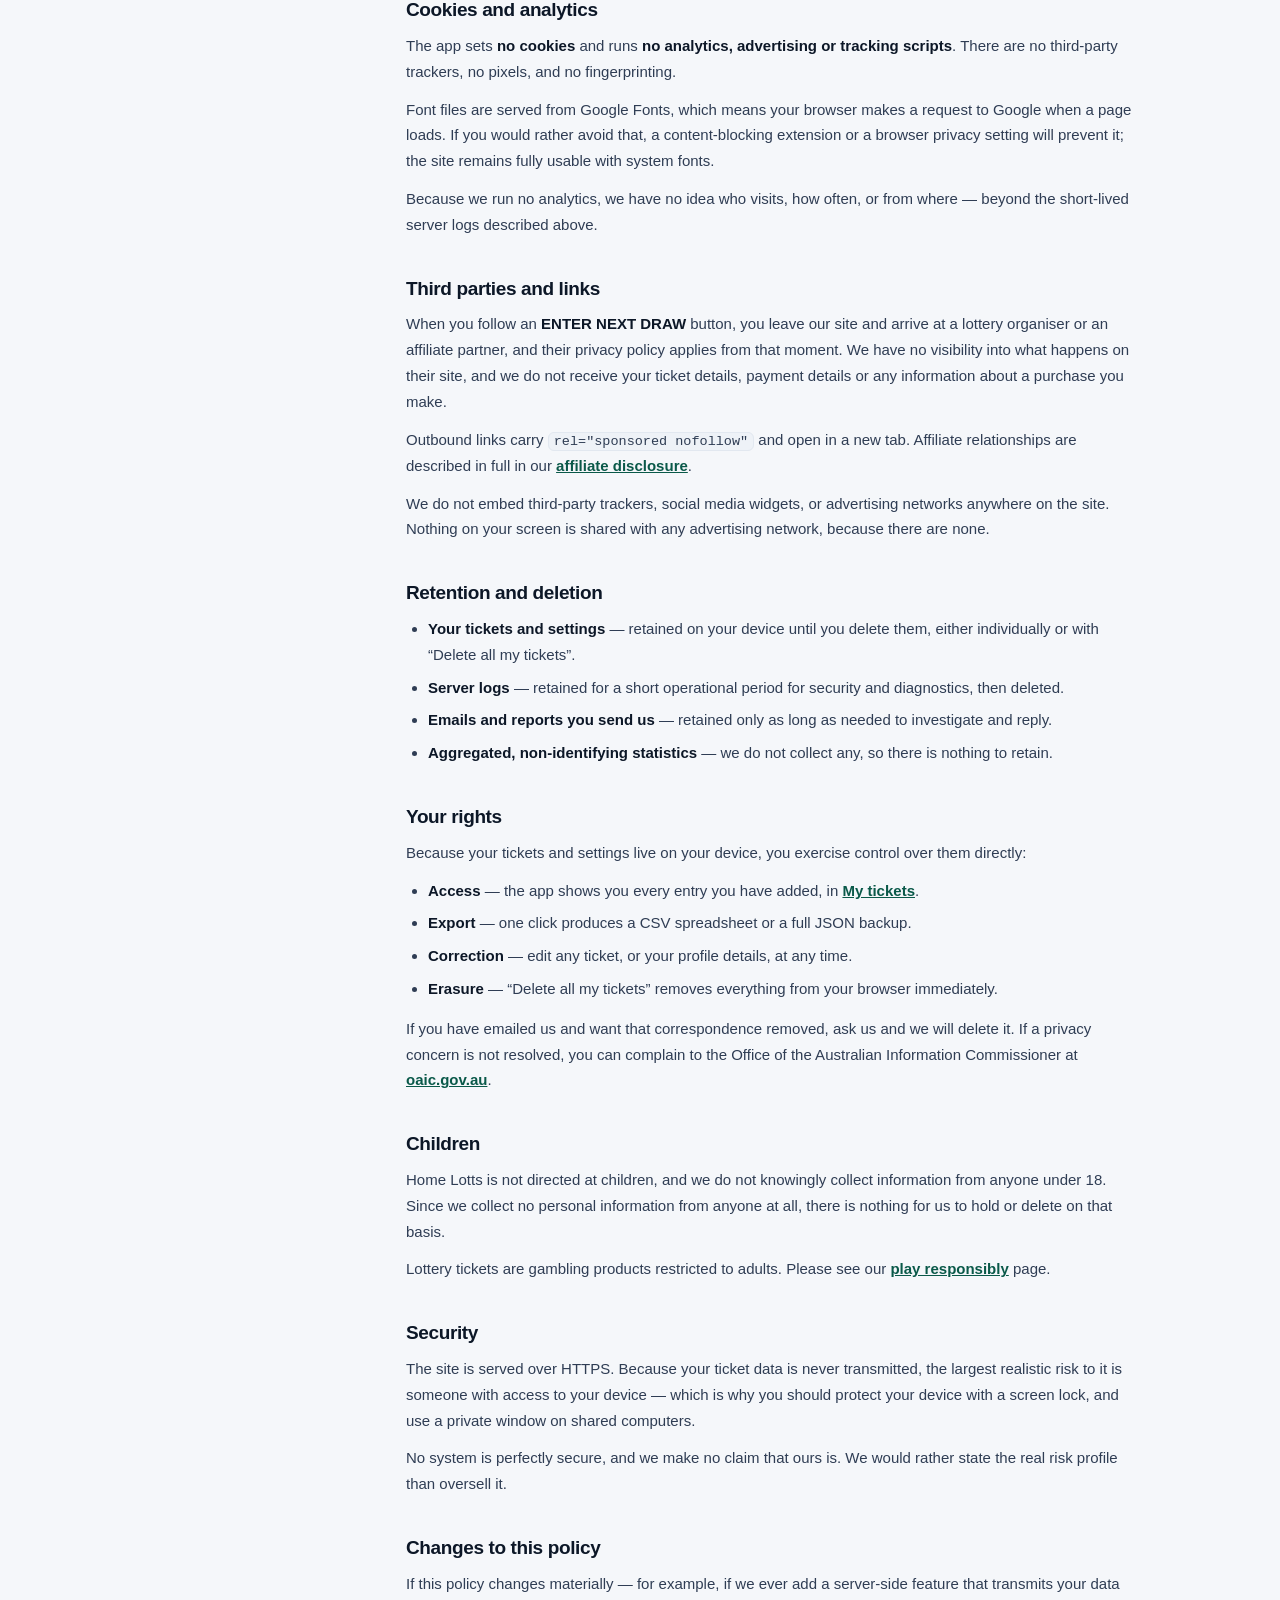
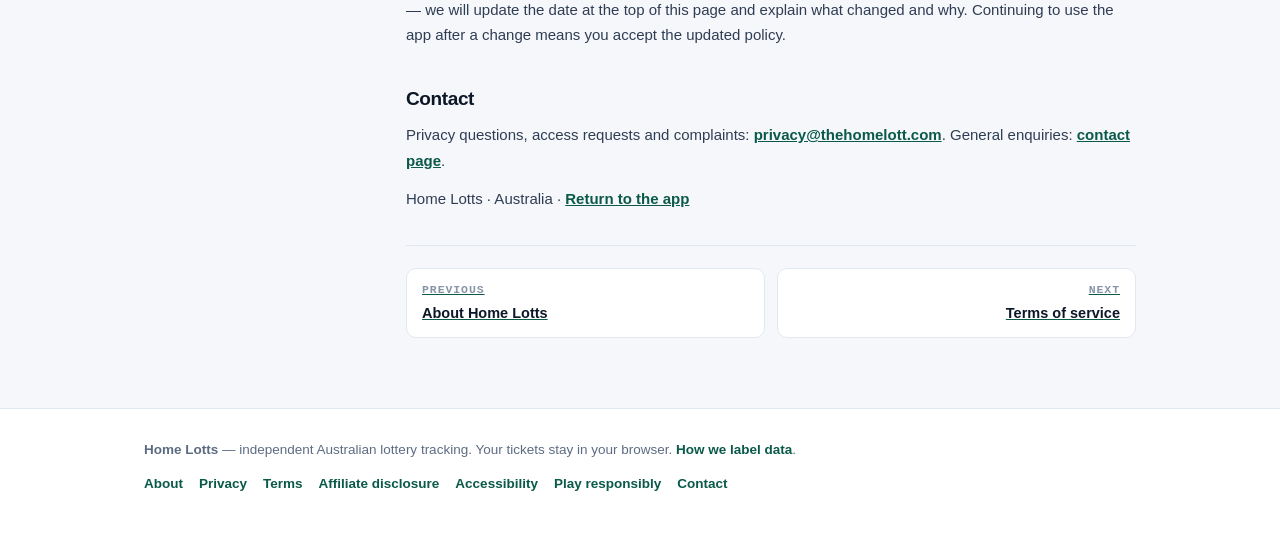
<file: privacy.html>
<!DOCTYPE html>
<html lang="en-AU">
<head>
<meta charset="utf-8">
<meta name="viewport" content="width=device-width, initial-scale=1">
<title>Privacy policy — Home Lotts</title>
<meta name="description" content="Home Lotts privacy policy. Your ticket numbers and notes are stored only in your own browser. We do not collect, sell or share your personal information.">
<meta name="theme-color" content="#0e6f5c">
<link rel="icon" href="/favicon.svg" type="image/svg+xml">
<link rel="stylesheet" href="/assets/css/legal.css">
</head>
<body class="legal">

<header class="doc-head">
  <div class="wrap">
    <div class="eyebrow">Legal</div>
    <h1>Privacy policy</h1>
    <p>The short version: your tickets never leave your device. There is no account, no server-side database of your tickets, and nothing to sell.</p>
    <div class="doc-meta"><span>Last updated: September 2026</span><span>Applies to: thehomelott.com</span></div>
  </div>
</header>

<div class="doc">
  <div class="doc-layout">

    <aside class="doc-toc">
      <p>On this page</p>
      <nav>
        <a href="#summary">Summary</a>
        <a href="#who">Who we are</a>
        <a href="#what-we-collect">What we collect</a>
        <a href="#local">Data stored on your device</a>
        <a href="#cookies">Cookies and analytics</a>
        <a href="#third-party">Third parties and links</a>
        <a href="#retention">Retention and deletion</a>
        <a href="#your-rights">Your rights</a>
        <a href="#children">Children</a>
        <a href="#security">Security</a>
        <a href="#changes">Changes</a>
        <a href="#contact">Contact</a>
      </nav>
    </aside>

    <div class="doc-body">

      <section id="summary">
        <h2>Summary</h2>
        <div class="doc-callout">
          <p>Home Lotts is a browser-based tool. Everything you enter — ticket numbers, notes, retailer, your name, your email, your affiliate links — is written to <strong>your own browser’s local storage</strong> on your own device. It is never transmitted to us, because there is no server component that receives it.</p>
          <p>We do not operate accounts, and we do not ask you to sign up. We do not sell, rent or trade personal information, because we do not hold any.</p>
        </div>
      </section>

      <section id="who">
        <h2>Who we are</h2>
        <p>Home Lotts is an independent Australian lottery tracking service. For any privacy question, correction or complaint, contact us at <a href="mailto:privacy@thehomelott.com">privacy@thehomelott.com</a>.</p>
        <p>We are not affiliated with, endorsed by, or connected to any lottery organiser, charity, gaming regulator or government body.</p>
      </section>

      <section id="what-we-collect">
        <h2>What we collect</h2>
        <p>Almost nothing, which is the point.</p>

        <h3>Information you enter</h3>
        <p>Ticket numbers, quantities, prices, retailer names, notes, your name, your email address, your state and region, and any affiliate links you configure. All of this is stored locally in your browser and is never sent to us.</p>

        <h3>Information our hosting provider may collect</h3>
        <p>Like any website served over the internet, our host records standard server logs — IP address, timestamp, requested URL, user agent, and referring page. This is used for security, abuse prevention and diagnosing faults. It is not used to build a profile of you, and it is retained only for a short operational period.</p>

        <h3>Information you send us deliberately</h3>
        <p>If you email us or submit a report through the app, we receive whatever you choose to put in it. We use that only to investigate and reply. We do not add correspondents to a marketing list, because we do not have one.</p>
      </section>

      <section id="local">
        <h2>Data stored on your device</h2>
        <p>The app stores your data in your browser’s <strong>local storage</strong>, under the key <code>homelott.v1</code>. This is standard browser functionality, not a tracking technology.</p>
        <p>What that means in practice:</p>
        <ul>
          <li>Your data is readable by anyone who can use your device and your browser profile. It is not encrypted at rest.</li>
          <li>It is not synced to us, so we cannot recover it for you. That is the trade-off for us never holding it.</li>
          <li>Clearing your browser’s site data, using a private window, or switching browsers or devices gives you a separate, empty portfolio.</li>
          <li>The app has no server-side copy to leak, subpoena or breach. That is a genuine security property, not a slogan.</li>
        </ul>
        <p>You can export a copy of everything as a CSV or JSON backup at any time from <a href="/index.html#/profile">Profile → Data &amp; privacy</a>, and you can delete every entry in one action. Deletion is immediate and complete, because there is nowhere else for the data to be.</p>
      </section>

      <section id="cookies">
        <h2>Cookies and analytics</h2>
        <p>The app sets <strong>no cookies</strong> and runs <strong>no analytics, advertising or tracking scripts</strong>. There are no third-party trackers, no pixels, and no fingerprinting.</p>
        <p>Font files are served from Google Fonts, which means your browser makes a request to Google when a page loads. If you would rather avoid that, a content-blocking extension or a browser privacy setting will prevent it; the site remains fully usable with system fonts.</p>
        <p>Because we run no analytics, we have no idea who visits, how often, or from where — beyond the short-lived server logs described above.</p>
      </section>

      <section id="third-party">
        <h2>Third parties and links</h2>
        <p>When you follow an <strong>ENTER NEXT DRAW</strong> button, you leave our site and arrive at a lottery organiser or an affiliate partner, and their privacy policy applies from that moment. We have no visibility into what happens on their site, and we do not receive your ticket details, payment details or any information about a purchase you make.</p>
        <p>Outbound links carry <code>rel="sponsored nofollow"</code> and open in a new tab. Affiliate relationships are described in full in our <a href="/affiliate-disclosure.html">affiliate disclosure</a>.</p>
        <p>We do not embed third-party trackers, social media widgets, or advertising networks anywhere on the site. Nothing on your screen is shared with any advertising network, because there are none.</p>
      </section>

      <section id="retention">
        <h2>Retention and deletion</h2>
        <ul>
          <li><strong>Your tickets and settings</strong> — retained on your device until you delete them, either individually or with “Delete all my tickets”.</li>
          <li><strong>Server logs</strong> — retained for a short operational period for security and diagnostics, then deleted.</li>
          <li><strong>Emails and reports you send us</strong> — retained only as long as needed to investigate and reply.</li>
          <li><strong>Aggregated, non-identifying statistics</strong> — we do not collect any, so there is nothing to retain.</li>
        </ul>
      </section>

      <section id="your-rights">
        <h2>Your rights</h2>
        <p>Because your tickets and settings live on your device, you exercise control over them directly:</p>
        <ul>
          <li><strong>Access</strong> — the app shows you every entry you have added, in <a href="/index.html#/tickets">My tickets</a>.</li>
          <li><strong>Export</strong> — one click produces a CSV spreadsheet or a full JSON backup.</li>
          <li><strong>Correction</strong> — edit any ticket, or your profile details, at any time.</li>
          <li><strong>Erasure</strong> — “Delete all my tickets” removes everything from your browser immediately.</li>
        </ul>
        <p>If you have emailed us and want that correspondence removed, ask us and we will delete it. If a privacy concern is not resolved, you can complain to the Office of the Australian Information Commissioner at <a href="https://www.oaic.gov.au" rel="noopener nofollow" target="_blank">oaic.gov.au</a>.</p>
      </section>

      <section id="children">
        <h2>Children</h2>
        <p>Home Lotts is not directed at children, and we do not knowingly collect information from anyone under 18. Since we collect no personal information from anyone at all, there is nothing for us to hold or delete on that basis.</p>
        <p>Lottery tickets are gambling products restricted to adults. Please see our <a href="/play-responsibly.html">play responsibly</a> page.</p>
      </section>

      <section id="security">
        <h2>Security</h2>
        <p>The site is served over HTTPS. Because your ticket data is never transmitted, the largest realistic risk to it is someone with access to your device — which is why you should protect your device with a screen lock, and use a private window on shared computers.</p>
        <p>No system is perfectly secure, and we make no claim that ours is. We would rather state the real risk profile than oversell it.</p>
      </section>

      <section id="changes">
        <h2>Changes to this policy</h2>
        <p>If this policy changes materially — for example, if we ever add a server-side feature that transmits your data — we will update the date at the top of this page and explain what changed and why. Continuing to use the app after a change means you accept the updated policy.</p>
      </section>

      <section id="contact">
        <h2>Contact</h2>
        <p>Privacy questions, access requests and complaints: <a href="mailto:privacy@thehomelott.com">privacy@thehomelott.com</a>. General enquiries: <a href="/contact.html">contact page</a>.</p>
        <p>Home Lotts · Australia · <a href="/index.html">Return to the app</a></p>
      </section>

      <div class="doc-pager">
        <a href="/about.html"><span class="lbl">Previous</span><span class="ttl">About Home Lotts</span></a>
        <a class="next" href="/terms.html"><span class="lbl">Next</span><span class="ttl">Terms of service</span></a>
      </div>

    </div>
  </div>
</div>

<footer class="legal-foot">
  <div class="wrap">
    <p><strong>Home Lotts</strong> — independent Australian lottery tracking. Your tickets stay in your browser. <a href="/about.html#demo">How we label data</a>.</p>
    <nav>
      <a href="/about.html">About</a>
      <a href="/privacy.html">Privacy</a>
      <a href="/terms.html">Terms</a>
      <a href="/affiliate-disclosure.html">Affiliate disclosure</a>
      <a href="/accessibility.html">Accessibility</a>
      <a href="/play-responsibly.html">Play responsibly</a>
      <a href="/contact.html">Contact</a>
    </nav>
  </div>
</footer>

<script>
(function () {
  var links = [].slice.call(document.querySelectorAll('.doc-toc a'));
  var map = {};
  links.forEach(function (a) { map[a.getAttribute('href').slice(1)] = a; });
  var sections = Object.keys(map).map(function (id) { return document.getElementById(id); }).filter(Boolean);
  if (!sections.length || !('IntersectionObserver' in window)) return;
  var io = new IntersectionObserver(function (entries) {
    entries.forEach(function (en) {
      if (en.isIntersecting) { links.forEach(function (a) { a.classList.remove('active'); }); map[en.target.id].classList.add('active'); }
    });
  }, { rootMargin: '-10% 0px -70% 0px' });
  sections.forEach(function (s) { io.observe(s); });
})();
</script>
</body>
</html>
</file>
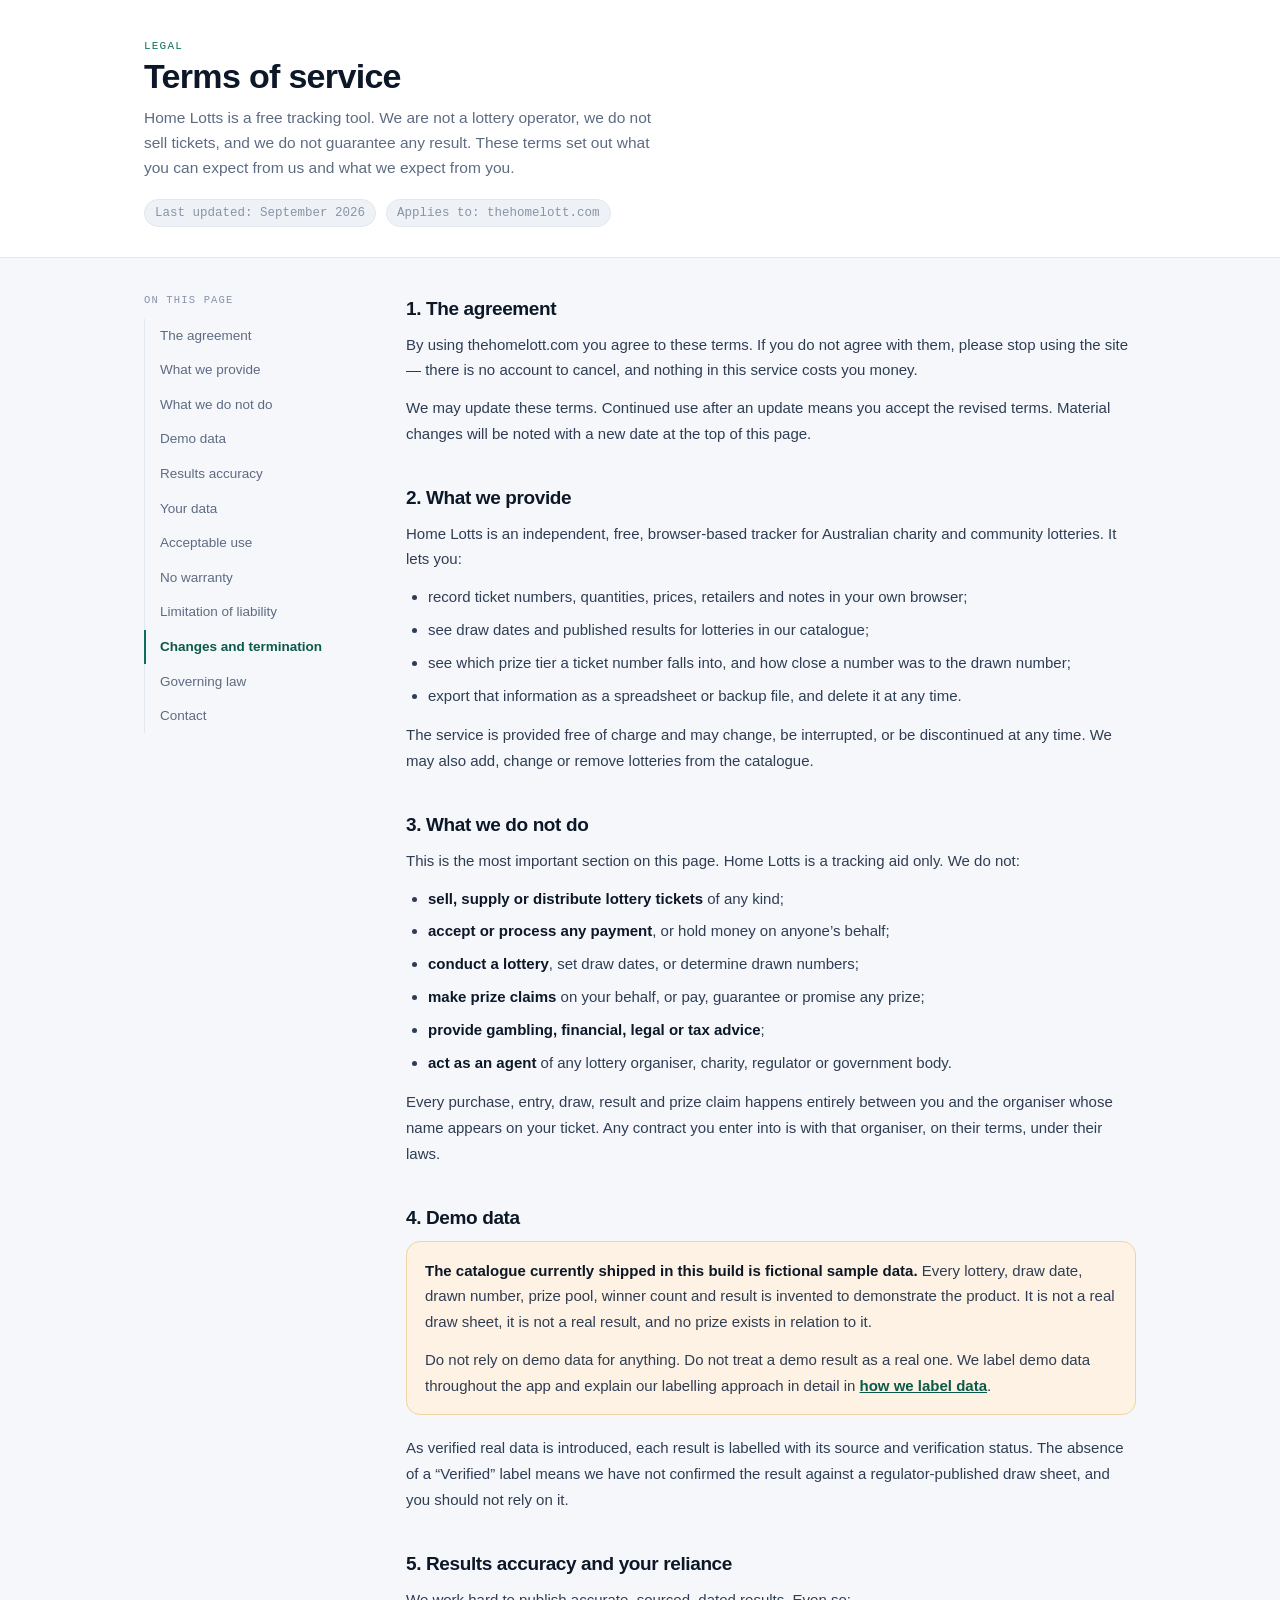
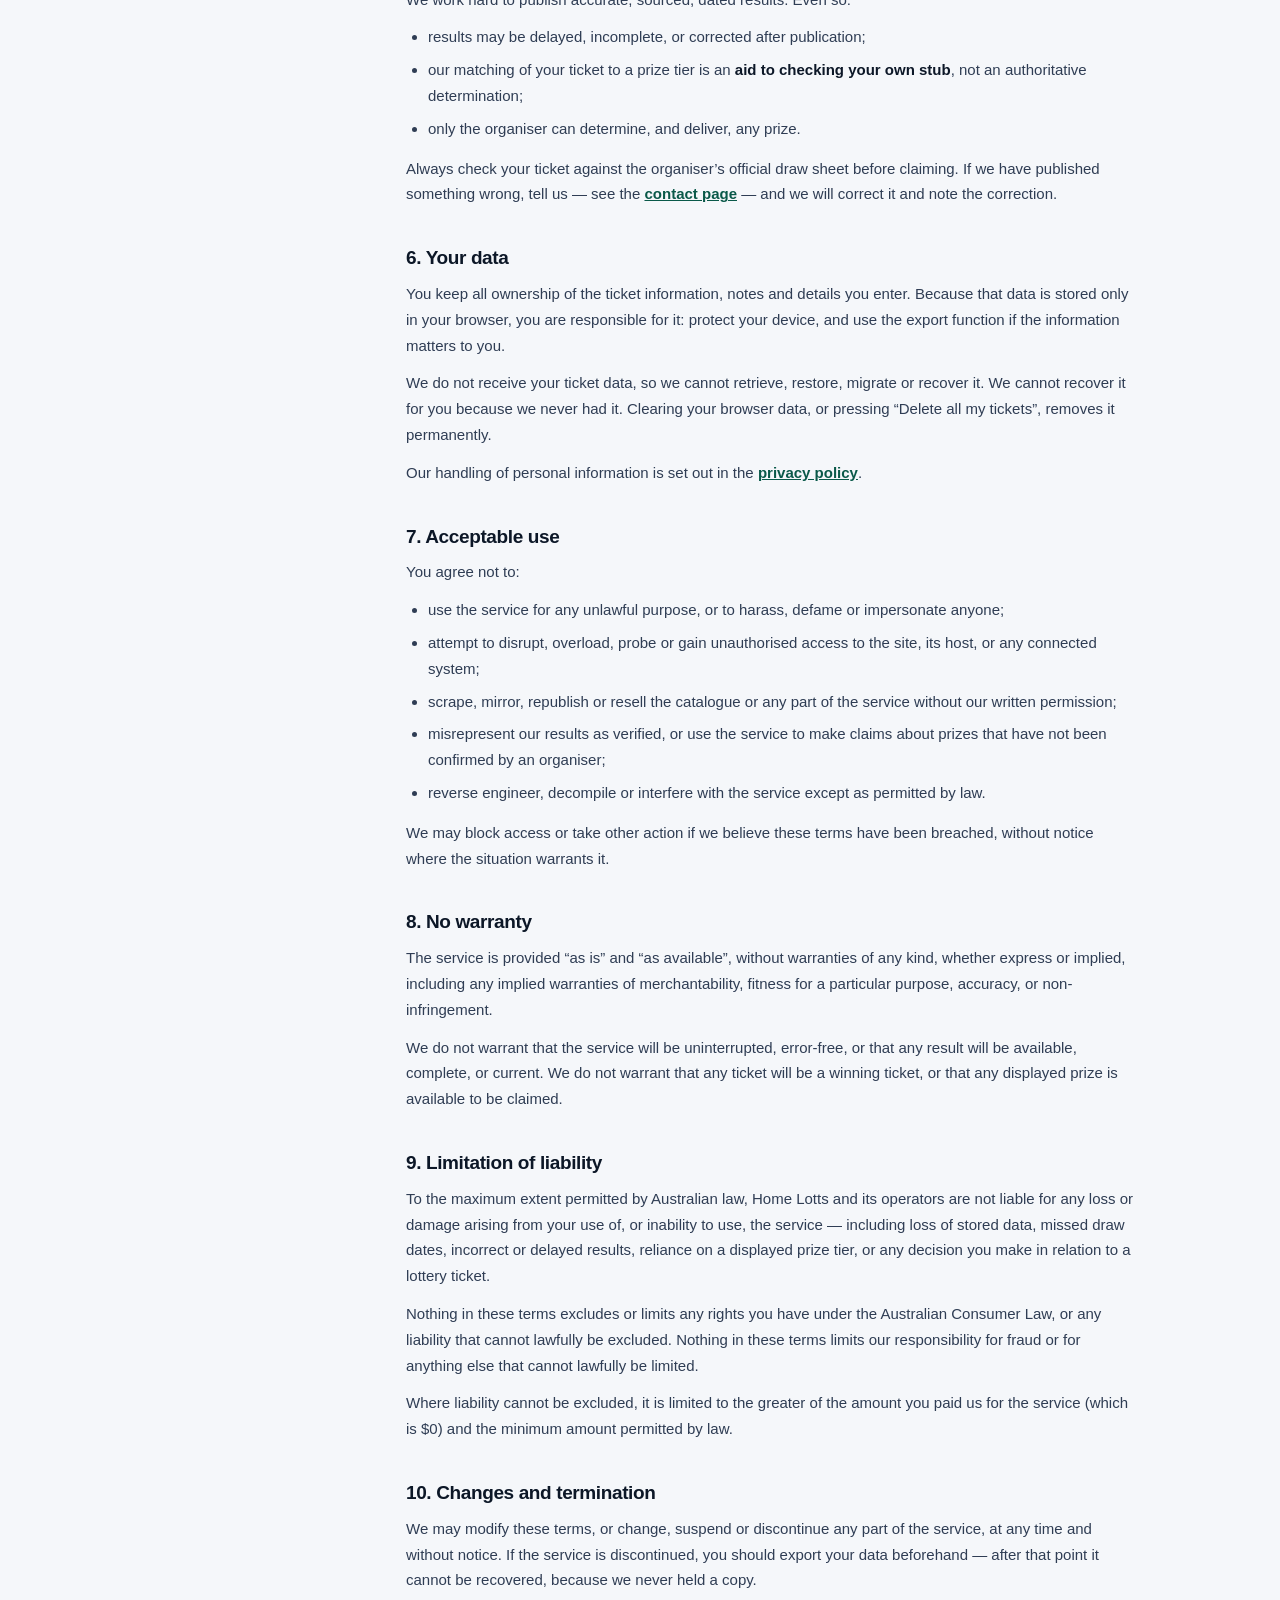
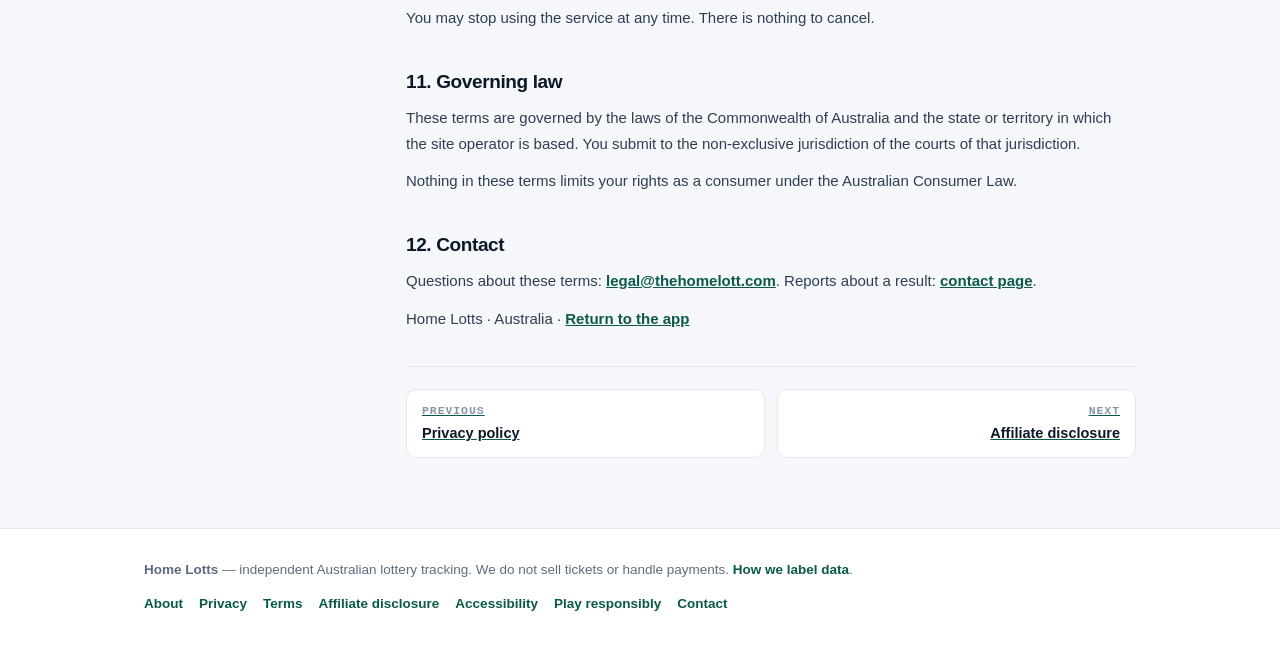
<file: terms.html>
<!DOCTYPE html>
<html lang="en-AU">
<head>
<meta charset="utf-8">
<meta name="viewport" content="width=device-width, initial-scale=1">
<title>Terms of service — Home Lotts</title>
<meta name="description" content="Home Lotts terms of service. Independent lottery tracking only — we do not sell tickets, take payment, hold funds or guarantee prizes.">
<meta name="theme-color" content="#0e6f5c">
<link rel="icon" href="/favicon.svg" type="image/svg+xml">
<link rel="stylesheet" href="/assets/css/legal.css">
</head>
<body class="legal">

<header class="doc-head">
  <div class="wrap">
    <div class="eyebrow">Legal</div>
    <h1>Terms of service</h1>
    <p>Home Lotts is a free tracking tool. We are not a lottery operator, we do not sell tickets, and we do not guarantee any result. These terms set out what you can expect from us and what we expect from you.</p>
    <div class="doc-meta"><span>Last updated: September 2026</span><span>Applies to: thehomelott.com</span></div>
  </div>
</header>

<div class="doc">
  <div class="doc-layout">

    <aside class="doc-toc">
      <p>On this page</p>
      <nav>
        <a href="#agreement">The agreement</a>
        <a href="#what">What we provide</a>
        <a href="#not">What we do not do</a>
        <a href="#demo">Demo data</a>
        <a href="#results">Results accuracy</a>
        <a href="#your-data">Your data</a>
        <a href="#acceptable">Acceptable use</a>
        <a href="#warranty">No warranty</a>
        <a href="#liability">Limitation of liability</a>
        <a href="#changes">Changes and termination</a>
        <a href="#law">Governing law</a>
        <a href="#contact">Contact</a>
      </nav>
    </aside>

    <div class="doc-body">

      <section id="agreement">
        <h2>1. The agreement</h2>
        <p>By using thehomelott.com you agree to these terms. If you do not agree with them, please stop using the site — there is no account to cancel, and nothing in this service costs you money.</p>
        <p>We may update these terms. Continued use after an update means you accept the revised terms. Material changes will be noted with a new date at the top of this page.</p>
      </section>

      <section id="what">
        <h2>2. What we provide</h2>
        <p>Home Lotts is an independent, free, browser-based tracker for Australian charity and community lotteries. It lets you:</p>
        <ul>
          <li>record ticket numbers, quantities, prices, retailers and notes in your own browser;</li>
          <li>see draw dates and published results for lotteries in our catalogue;</li>
          <li>see which prize tier a ticket number falls into, and how close a number was to the drawn number;</li>
          <li>export that information as a spreadsheet or backup file, and delete it at any time.</li>
        </ul>
        <p>The service is provided free of charge and may change, be interrupted, or be discontinued at any time. We may also add, change or remove lotteries from the catalogue.</p>
      </section>

      <section id="not">
        <h2>3. What we do not do</h2>
        <p>This is the most important section on this page. Home Lotts is a tracking aid only. We do not:</p>
        <ul>
          <li><strong>sell, supply or distribute lottery tickets</strong> of any kind;</li>
          <li><strong>accept or process any payment</strong>, or hold money on anyone’s behalf;</li>
          <li><strong>conduct a lottery</strong>, set draw dates, or determine drawn numbers;</li>
          <li><strong>make prize claims</strong> on your behalf, or pay, guarantee or promise any prize;</li>
          <li><strong>provide gambling, financial, legal or tax advice</strong>;</li>
          <li><strong>act as an agent</strong> of any lottery organiser, charity, regulator or government body.</li>
        </ul>
        <p>Every purchase, entry, draw, result and prize claim happens entirely between you and the organiser whose name appears on your ticket. Any contract you enter into is with that organiser, on their terms, under their laws.</p>
      </section>

      <section id="demo">
        <h2>4. Demo data</h2>
        <div class="doc-callout warn">
          <p><strong>The catalogue currently shipped in this build is fictional sample data.</strong> Every lottery, draw date, drawn number, prize pool, winner count and result is invented to demonstrate the product. It is not a real draw sheet, it is not a real result, and no prize exists in relation to it.</p>
          <p>Do not rely on demo data for anything. Do not treat a demo result as a real one. We label demo data throughout the app and explain our labelling approach in detail in <a href="/about.html#demo">how we label data</a>.</p>
        </div>
        <p>As verified real data is introduced, each result is labelled with its source and verification status. The absence of a “Verified” label means we have not confirmed the result against a regulator-published draw sheet, and you should not rely on it.</p>
      </section>

      <section id="results">
        <h2>5. Results accuracy and your reliance</h2>
        <p>We work hard to publish accurate, sourced, dated results. Even so:</p>
        <ul>
          <li>results may be delayed, incomplete, or corrected after publication;</li>
          <li>our matching of your ticket to a prize tier is an <strong>aid to checking your own stub</strong>, not an authoritative determination;</li>
          <li>only the organiser can determine, and deliver, any prize.</li>
        </ul>
        <p>Always check your ticket against the organiser’s official draw sheet before claiming. If we have published something wrong, tell us — see the <a href="/contact.html">contact page</a> — and we will correct it and note the correction.</p>
      </section>

      <section id="your-data">
        <h2>6. Your data</h2>
        <p>You keep all ownership of the ticket information, notes and details you enter. Because that data is stored only in your browser, you are responsible for it: protect your device, and use the export function if the information matters to you.</p>
        <p>We do not receive your ticket data, so we cannot retrieve, restore, migrate or recover it. We cannot recover it for you because we never had it. Clearing your browser data, or pressing “Delete all my tickets”, removes it permanently.</p>
        <p>Our handling of personal information is set out in the <a href="/privacy.html">privacy policy</a>.</p>
      </section>

      <section id="acceptable">
        <h2>7. Acceptable use</h2>
        <p>You agree not to:</p>
        <ul>
          <li>use the service for any unlawful purpose, or to harass, defame or impersonate anyone;</li>
          <li>attempt to disrupt, overload, probe or gain unauthorised access to the site, its host, or any connected system;</li>
          <li>scrape, mirror, republish or resell the catalogue or any part of the service without our written permission;</li>
          <li>misrepresent our results as verified, or use the service to make claims about prizes that have not been confirmed by an organiser;</li>
          <li>reverse engineer, decompile or interfere with the service except as permitted by law.</li>
        </ul>
        <p>We may block access or take other action if we believe these terms have been breached, without notice where the situation warrants it.</p>
      </section>

      <section id="warranty">
        <h2>8. No warranty</h2>
        <p>The service is provided “as is” and “as available”, without warranties of any kind, whether express or implied, including any implied warranties of merchantability, fitness for a particular purpose, accuracy, or non-infringement.</p>
        <p>We do not warrant that the service will be uninterrupted, error-free, or that any result will be available, complete, or current. We do not warrant that any ticket will be a winning ticket, or that any displayed prize is available to be claimed.</p>
      </section>

      <section id="liability">
        <h2>9. Limitation of liability</h2>
        <p>To the maximum extent permitted by Australian law, Home Lotts and its operators are not liable for any loss or damage arising from your use of, or inability to use, the service — including loss of stored data, missed draw dates, incorrect or delayed results, reliance on a displayed prize tier, or any decision you make in relation to a lottery ticket.</p>
        <p>Nothing in these terms excludes or limits any rights you have under the Australian Consumer Law, or any liability that cannot lawfully be excluded. Nothing in these terms limits our responsibility for fraud or for anything else that cannot lawfully be limited.</p>
        <p>Where liability cannot be excluded, it is limited to the greater of the amount you paid us for the service (which is $0) and the minimum amount permitted by law.</p>
      </section>

      <section id="changes">
        <h2>10. Changes and termination</h2>
        <p>We may modify these terms, or change, suspend or discontinue any part of the service, at any time and without notice. If the service is discontinued, you should export your data beforehand — after that point it cannot be recovered, because we never held a copy.</p>
        <p>You may stop using the service at any time. There is nothing to cancel.</p>
      </section>

      <section id="law">
        <h2>11. Governing law</h2>
        <p>These terms are governed by the laws of the Commonwealth of Australia and the state or territory in which the site operator is based. You submit to the non-exclusive jurisdiction of the courts of that jurisdiction.</p>
        <p>Nothing in these terms limits your rights as a consumer under the Australian Consumer Law.</p>
      </section>

      <section id="contact">
        <h2>12. Contact</h2>
        <p>Questions about these terms: <a href="mailto:legal@thehomelott.com">legal@thehomelott.com</a>. Reports about a result: <a href="/contact.html">contact page</a>.</p>
        <p>Home Lotts · Australia · <a href="/index.html">Return to the app</a></p>
      </section>

      <div class="doc-pager">
        <a href="/privacy.html"><span class="lbl">Previous</span><span class="ttl">Privacy policy</span></a>
        <a class="next" href="/affiliate-disclosure.html"><span class="lbl">Next</span><span class="ttl">Affiliate disclosure</span></a>
      </div>

    </div>
  </div>
</div>

<footer class="legal-foot">
  <div class="wrap">
    <p><strong>Home Lotts</strong> — independent Australian lottery tracking. We do not sell tickets or handle payments. <a href="/about.html#demo">How we label data</a>.</p>
    <nav>
      <a href="/about.html">About</a>
      <a href="/privacy.html">Privacy</a>
      <a href="/terms.html">Terms</a>
      <a href="/affiliate-disclosure.html">Affiliate disclosure</a>
      <a href="/accessibility.html">Accessibility</a>
      <a href="/play-responsibly.html">Play responsibly</a>
      <a href="/contact.html">Contact</a>
    </nav>
  </div>
</footer>

<script>
(function () {
  var links = [].slice.call(document.querySelectorAll('.doc-toc a'));
  var map = {};
  links.forEach(function (a) { map[a.getAttribute('href').slice(1)] = a; });
  var sections = Object.keys(map).map(function (id) { return document.getElementById(id); }).filter(Boolean);
  if (!sections.length || !('IntersectionObserver' in window)) return;
  var io = new IntersectionObserver(function (entries) {
    entries.forEach(function (en) {
      if (en.isIntersecting) { links.forEach(function (a) { a.classList.remove('active'); }); map[en.target.id].classList.add('active'); }
    });
  }, { rootMargin: '-10% 0px -70% 0px' });
  sections.forEach(function (s) { io.observe(s); });
})();
</script>
</body>
</html>
</file>
<file: assets/css/app.css>
/* =========================================================
   Home Lotts — design system
   Light, calm, trustworthy. Built for ticket tracking, not casino.
   ========================================================= */

:root{
  --bg:#f5f7fa;
  --bg-tint:#eef2f7;
  --surface:#ffffff;
  --surface-2:#fafbfd;
  --ink:#0c1727;
  --ink-2:#2f3d54;
  --muted:#5d6b82;
  --faint:#8794a8;
  --line:#e2e8f0;
  --line-2:#edf1f6;

  --brand:#0e6f5c;
  --brand-700:#0a5949;
  --brand-300:#7cc0b1;
  --brand-050:#e7f4f0;

  --navy:#0c1727;
  --navy-2:#15243a;

  --win:#0a6f56;
  --win-bg:#e6f6f0;
  --win-line:#a9ddc9;
  --pending:#1d4ed8;
  --pending-bg:#eaf0fe;
  --pending-line:#b9caf8;
  --lost:#5d6b82;
  --lost-bg:#eef1f5;
  --lost-line:#d3dae4;
  --soon:#a65a09;
  --soon-bg:#fdf2e3;
  --soon-line:#f2d3a3;
  --danger:#b42318;
  --danger-bg:#fdecea;
  --demo:#6d28d9;
  --demo-bg:#f3edfd;

  --radius:14px;
  --radius-sm:10px;
  --radius-lg:20px;
  --shadow-xs:0 1px 2px rgba(12,23,39,.06);
  --shadow-sm:0 1px 3px rgba(12,23,39,.07), 0 6px 16px -10px rgba(12,23,39,.14);
  --shadow:0 8px 30px -14px rgba(12,23,39,.24);
  --shadow-lg:0 30px 70px -30px rgba(12,23,39,.35);

  --font:'Inter',-apple-system,BlinkMacSystemFont,'Segoe UI',Roboto,sans-serif;
  --display:'Plus Jakarta Sans','Inter',-apple-system,'Segoe UI',sans-serif;
  --mono:'IBM Plex Mono',ui-monospace,SFMono-Regular,Menlo,monospace;

  --max:1280px;
  --rail:250px;
  --topbar:64px;
}

*,*::before,*::after{ box-sizing:border-box; }
html{ -webkit-text-size-adjust:100%; }
body{
  margin:0;
  background:var(--bg);
  color:var(--ink);
  font-family:var(--font);
  font-size:15px;
  line-height:1.6;
  -webkit-font-smoothing:antialiased;
  text-rendering:optimizeLegibility;
}
h1,h2,h3,h4,h5{ font-family:var(--display); font-weight:700; letter-spacing:-.02em; line-height:1.2; margin:0; color:var(--ink); }
h1{ font-size:clamp(26px,3.2vw,34px); }
h2{ font-size:clamp(20px,2.2vw,24px); }
h3{ font-size:17px; }
h4{ font-size:15px; }
p{ margin:0; }
a{ color:inherit; text-decoration:none; }
img,svg{ max-width:100%; display:block; }
button{ font:inherit; color:inherit; }
hr{ border:0; border-top:1px solid var(--line); margin:22px 0; }
:focus-visible{ outline:2px solid var(--brand); outline-offset:2px; border-radius:4px; }
::selection{ background:#cfe9e2; color:var(--ink); }
.num{ font-variant-numeric:tabular-nums; }
.sr-only{
  position:absolute; width:1px; height:1px; padding:0; margin:-1px;
  overflow:hidden; clip:rect(0 0 0 0); white-space:nowrap; border:0;
}
.skip-link{
  position:absolute; left:12px; top:-48px; z-index:200; background:var(--brand); color:#fff;
  padding:9px 14px; border-radius:0 0 10px 10px; font-size:14px; font-weight:600;
  transition:top .15s ease;
}
.skip-link:focus{ top:0; }
main.view:focus{ outline:none; }

/* ---------- layout ---------- */
.wrap{ width:100%; max-width:var(--max); margin:0 auto; padding:0 24px; }

/* ---------- demo strip ---------- */
.demo-strip{
  background:linear-gradient(90deg,#f4f0fd,#eef4fd);
  border-bottom:1px solid #e4dcf7;
  color:#4c3a80;
  font-size:12.5px;
}
.demo-strip .wrap{ display:flex; align-items:center; gap:10px; padding-top:8px; padding-bottom:8px; }
.demo-strip strong{ color:#3d2b6d; }
.demo-strip .dot{ width:6px; height:6px; border-radius:50%; background:var(--demo); flex:0 0 auto; }
.demo-strip a{ text-decoration:underline; text-underline-offset:2px; font-weight:600; }
.demo-strip .spacer{ flex:1; }
.demo-strip button{
  background:none; border:0; color:#4c3a80; cursor:pointer; padding:2px 6px;
  border-radius:6px; font-size:12px; text-decoration:underline;
}
.demo-strip button:hover{ background:rgba(76,58,128,.09); }
body.demo-strip-hidden .demo-strip{ display:none; }

/* ---------- top bar ---------- */
.topbar{
  position:sticky; top:0; z-index:50; background:rgba(255,255,255,.88);
  backdrop-filter:blur(12px); border-bottom:1px solid var(--line);
}
.topbar .wrap{ display:flex; align-items:center; gap:14px; height:var(--topbar); }
.brand{ display:flex; align-items:center; gap:10px; flex:0 0 auto; }
.brand .mark{
  width:32px; height:32px; border-radius:9px; display:grid; place-items:center;
  background:linear-gradient(150deg,var(--brand),#0a4c40); color:#fff;
  font-family:var(--display); font-weight:800; font-size:15px; letter-spacing:-.04em;
  box-shadow:0 3px 10px -3px rgba(14,111,92,.6);
}
.brand .name{ font-family:var(--display); font-weight:800; font-size:17px; letter-spacing:-.03em; }
.brand .name span{ color:var(--brand); }

.topnav{ display:flex; align-items:center; gap:2px; margin-left:10px; flex:1; min-width:0; }
.topnav a{
  padding:7px 11px; border-radius:8px; font-size:14px; font-weight:500;
  color:var(--muted); white-space:nowrap;
}
.topnav a:hover{ background:var(--bg-tint); color:var(--ink); }
.topnav a.active{ background:var(--brand-050); color:var(--brand-700); font-weight:600; }

.topbar-right{ display:flex; align-items:center; gap:8px; flex:0 0 auto; }
.icon-btn{
  width:36px; height:36px; border-radius:9px; border:1px solid var(--line);
  background:var(--surface); display:grid; place-items:center; cursor:pointer; color:var(--ink-2);
}
.icon-btn:hover{ background:var(--bg-tint); color:var(--ink); }
.avatar{
  width:36px; height:36px; border-radius:50%; display:grid; place-items:center;
  background:linear-gradient(150deg,#dbe7f7,#c9d9ee); color:#25456e;
  font-family:var(--display); font-weight:700; font-size:13px; border:1px solid #c3d4ea;
  cursor:pointer;
}
.avatar:hover{ border-color:#9fb8d4; }

/* ---------- app shell ---------- */
.shell{ display:grid; grid-template-columns:var(--rail) minmax(0,1fr); gap:0; max-width:var(--max); margin:0 auto; padding:0 24px; }
.rail{ padding:26px 0 40px; }
.rail-sticky{ position:sticky; top:calc(var(--topbar) + 20px); }
.rail-label{
  font-family:var(--mono); font-size:10.5px; letter-spacing:.11em; text-transform:uppercase;
  color:var(--faint); padding:0 12px; margin:0 0 8px;
}
.rail nav{ display:flex; flex-direction:column; gap:2px; }
.rail nav a{
  display:flex; align-items:center; gap:11px; padding:9px 12px; border-radius:10px;
  font-size:14.5px; font-weight:500; color:var(--ink-2);
}
.rail nav a svg{ flex:0 0 auto; color:var(--faint); }
.rail nav a:hover{ background:var(--surface); color:var(--ink); }
.rail nav a.active{ background:var(--surface); color:var(--brand-700); font-weight:650; box-shadow:var(--shadow-xs); border:1px solid var(--line); padding:8px 11px; }
.rail nav a.active svg{ color:var(--brand); }
.rail nav a .count{
  margin-left:auto; font-family:var(--mono); font-size:11px; color:var(--muted);
  background:var(--bg-tint); border-radius:20px; padding:1px 7px;
}
.rail nav a.active .count{ background:var(--brand-050); color:var(--brand-700); }
.rail nav a .count.alert{ background:var(--pending-bg); color:var(--pending); }

.rail-card{
  margin-top:22px; border:1px solid var(--line); border-radius:var(--radius);
  background:var(--surface); padding:14px 15px; box-shadow:var(--shadow-xs);
}
.rail-card h4{ font-size:12px; text-transform:uppercase; letter-spacing:.07em; color:var(--faint); font-family:var(--mono); }
.rail-card .big{ font-family:var(--display); font-weight:800; font-size:22px; letter-spacing:-.03em; margin-top:6px; }
.rail-card p{ font-size:12.5px; color:var(--muted); margin-top:3px; }

main.view{ padding:26px 0 72px; min-width:0; }

/* ---------- page head ---------- */
.page-head{ display:flex; align-items:flex-end; justify-content:space-between; gap:20px; flex-wrap:wrap; margin-bottom:22px; }
.page-head .eyebrow{ margin-bottom:8px; }
.page-head p.sub{ color:var(--muted); margin-top:7px; max-width:60ch; }
.page-head .actions{ display:flex; gap:8px; flex-wrap:wrap; }

.eyebrow{
  font-family:var(--mono); font-size:11px; letter-spacing:.11em; text-transform:uppercase;
  color:var(--brand); font-weight:500;
}
.eyebrow.muted{ color:var(--faint); }

.breadcrumb{ display:flex; align-items:center; gap:7px; font-size:13px; color:var(--muted); margin-bottom:14px; flex-wrap:wrap; }
.breadcrumb a{ color:var(--muted); }
.breadcrumb a:hover{ color:var(--ink); text-decoration:underline; }
.breadcrumb .sep{ color:#c3ccd8; }

/* ---------- buttons ---------- */
.btn{
  display:inline-flex; align-items:center; justify-content:center; gap:8px;
  padding:9px 15px; border-radius:10px; border:1px solid transparent;
  font-size:14px; font-weight:600; cursor:pointer; white-space:nowrap;
  background:var(--surface); color:var(--ink); box-shadow:var(--shadow-xs);
  transition:background .14s ease, border-color .14s ease, color .14s ease, transform .1s ease;
}
.btn:hover{ background:var(--bg-tint); }
.btn:active{ transform:translateY(1px); }
.btn--primary{ background:var(--brand); color:#fff; box-shadow:0 6px 16px -8px rgba(14,111,92,.85); }
.btn--primary:hover{ background:var(--brand-700); }
.btn--dark{ background:var(--navy); color:#fff; }
.btn--dark:hover{ background:#1a2b42; }
.btn--ghost{ background:transparent; border-color:var(--line); color:var(--ink-2); box-shadow:none; }
.btn--ghost:hover{ background:var(--surface); border-color:#cfd8e4; }
.btn--quiet{ background:transparent; box-shadow:none; color:var(--muted); padding:7px 10px; }
.btn--quiet:hover{ background:var(--bg-tint); color:var(--ink); }
.btn--danger{ background:var(--danger-bg); color:var(--danger); box-shadow:none; }
.btn--danger:hover{ background:#fbded9; }
.btn--sm{ padding:6px 11px; font-size:13px; border-radius:9px; }
.btn--lg{ padding:12px 20px; font-size:15px; border-radius:12px; }
.btn--block{ width:100%; }
.btn[disabled]{ opacity:.5; cursor:not-allowed; }

/* ---------- cards ---------- */
.card{
  background:var(--surface); border:1px solid var(--line); border-radius:var(--radius);
  box-shadow:var(--shadow-xs);
}
.card--pad{ padding:20px; }
.card-head{ display:flex; align-items:center; justify-content:space-between; gap:14px; padding:16px 20px; border-bottom:1px solid var(--line-2); }
.card-head h3{ font-size:15.5px; }
.card-head p{ font-size:13px; color:var(--muted); margin-top:2px; }
.card-body{ padding:18px 20px; }
.card-foot{ padding:13px 20px; border-top:1px solid var(--line-2); display:flex; gap:10px; align-items:center; flex-wrap:wrap; }

.grid{ display:grid; gap:16px; }
.grid-2{ grid-template-columns:repeat(2,minmax(0,1fr)); }
.grid-3{ grid-template-columns:repeat(3,minmax(0,1fr)); }
.grid-4{ grid-template-columns:repeat(4,minmax(0,1fr)); }
.split{ display:grid; grid-template-columns:minmax(0,1.62fr) minmax(0,1fr); gap:18px; align-items:start; }
.split-wide{ display:grid; grid-template-columns:minmax(0,1fr) 320px; gap:18px; align-items:start; }
.stack{ display:flex; flex-direction:column; gap:16px; }
.row{ display:flex; gap:10px; align-items:center; flex-wrap:wrap; }
.row.tight{ gap:6px; }
.spread{ display:flex; align-items:center; justify-content:space-between; gap:14px; flex-wrap:wrap; }

/* ---------- stats ---------- */
.stat{
  background:var(--surface); border:1px solid var(--line); border-radius:var(--radius);
  padding:16px 17px; box-shadow:var(--shadow-xs); position:relative; overflow:hidden;
}
.stat .k{ display:flex; align-items:center; gap:8px; font-size:12.5px; color:var(--muted); font-weight:550; }
.stat .k .ic{ width:26px; height:26px; border-radius:8px; display:grid; place-items:center; background:var(--bg-tint); color:var(--ink-2); flex:0 0 auto; }
.stat .v{ font-family:var(--display); font-weight:800; font-size:27px; letter-spacing:-.035em; margin-top:11px; line-height:1.1; }
.stat .s{ font-size:12.5px; color:var(--faint); margin-top:4px; }
.stat--win .v{ color:var(--win); }
.stat--win .ic{ background:var(--win-bg); color:var(--win); }
.stat--pending .ic{ background:var(--pending-bg); color:var(--pending); }
.stat--pending .v{ color:var(--pending); }
.stat--soon .ic{ background:var(--soon-bg); color:var(--soon); }
.stat a.more{ position:absolute; top:12px; right:12px; font-size:12px; color:var(--faint); font-weight:600; }
.stat a.more:hover{ color:var(--brand); }

/* ---------- badges ---------- */
.badge{
  display:inline-flex; align-items:center; gap:5px; padding:2px 9px; border-radius:20px;
  font-size:11.5px; font-weight:650; letter-spacing:.01em; border:1px solid transparent; white-space:nowrap;
}
.badge .pip{ width:6px; height:6px; border-radius:50%; background:currentColor; }
.badge--win{ background:var(--win-bg); color:var(--win); border-color:var(--win-line); }
.badge--pending{ background:var(--pending-bg); color:var(--pending); border-color:var(--pending-line); }
.badge--lost{ background:var(--lost-bg); color:var(--lost); border-color:var(--lost-line); }
.badge--soon{ background:var(--soon-bg); color:var(--soon); border-color:var(--soon-line); }
.badge--demo{ background:var(--demo-bg); color:var(--demo); border-color:#ddd0f7; font-family:var(--mono); font-size:10.5px; letter-spacing:.06em; }
.badge--verified{ background:var(--brand-050); color:var(--brand-700); border-color:#bfe0d6; }
.badge--soft{ background:var(--bg-tint); color:var(--muted); border-color:var(--line); }
.badge--cat{ background:#f4f6fa; color:var(--ink-2); border-color:var(--line); }

/* ---------- ticket number ---------- */
.tnum{
  font-family:var(--mono); font-weight:600; letter-spacing:.08em; font-variant-numeric:tabular-nums;
}
.ticket-chip{
  display:inline-flex; align-items:center; gap:8px; padding:6px 11px; border-radius:10px;
  background:var(--navy); color:#fff; font-family:var(--mono); font-size:14px; letter-spacing:.1em; font-weight:500;
}
.ticket-chip.sm{ font-size:12.5px; padding:4px 9px; letter-spacing:.08em; }
.ticket-chip .cut{ width:1px; height:16px; background:rgba(255,255,255,.22); }

/* ---------- rows (ticket list) ---------- */
.rows{ display:flex; flex-direction:column; }
.rowitem{
  display:grid; align-items:center; gap:14px; padding:14px 18px;
  grid-template-columns:minmax(190px,1.4fr) minmax(150px,1.25fr) 116px 120px minmax(140px,1fr) 106px;
  border-bottom:1px solid var(--line-2);
}
.rowitem:last-child{ border-bottom:0; }
.rowitem:hover{ background:var(--surface-2); }
.rowitem .lead{ min-width:0; }
.rowitem .lead .name{ font-weight:600; font-size:14.5px; display:flex; align-items:center; gap:8px; flex-wrap:wrap; }
.rowitem .lead .meta{ font-size:12.5px; color:var(--faint); margin-top:2px; }
.rowitem .cell-label{ display:none; font-size:11px; text-transform:uppercase; letter-spacing:.07em; color:var(--faint); font-family:var(--mono); }
.rowitem .num-cell{ font-family:var(--display); font-weight:700; font-size:15px; }
.rowitem .row-actions{ display:flex; gap:6px; justify-content:flex-end; }
.rowitem a.stretch{ position:relative; }
.rowitem a.stretch::after{ content:''; position:absolute; inset:0; }
.rowitem .row-actions > *{ position:relative; z-index:1; }

.rows-head{
  display:grid; gap:14px; padding:10px 18px; background:var(--surface-2);
  border-bottom:1px solid var(--line); border-radius:var(--radius) var(--radius) 0 0;
  grid-template-columns:minmax(190px,1.4fr) minmax(150px,1.25fr) 116px 120px minmax(140px,1fr) 106px;
  font-family:var(--mono); font-size:10.5px; letter-spacing:.1em; text-transform:uppercase; color:var(--faint);
}

/* ---------- filter bar ---------- */
.toolbar{
  display:flex; gap:10px; align-items:center; flex-wrap:wrap; margin-bottom:16px;
  background:var(--surface); border:1px solid var(--line); border-radius:var(--radius); padding:12px 14px;
  box-shadow:var(--shadow-xs);
}
.search{ position:relative; flex:1 1 240px; min-width:200px; }
.search svg{ position:absolute; left:11px; top:50%; transform:translateY(-50%); color:var(--faint); }
.search input{
  width:100%; padding:9px 12px 9px 34px; border-radius:10px; border:1px solid var(--line);
  background:var(--surface-2); font:inherit; font-size:14px; color:var(--ink);
}
.search input:focus{ outline:none; border-color:var(--brand-300); background:var(--surface); box-shadow:0 0 0 3px var(--brand-050); }
.select{
  padding:9px 30px 9px 11px; border-radius:10px; border:1px solid var(--line); background:var(--surface-2)
    url("data:image/svg+xml,%3Csvg xmlns='http://www.w3.org/2000/svg' width='12' height='12' viewBox='0 0 12 12'%3E%3Cpath d='M2 4.5 6 8.5 10 4.5' stroke='%235d6b82' stroke-width='1.6' fill='none' stroke-linecap='round' stroke-linejoin='round'/%3E%3C/svg%3E")
    no-repeat right 11px center;
  font:inherit; font-size:13.5px; color:var(--ink-2); appearance:none; cursor:pointer; min-width:0;
}
.select:focus{ outline:none; border-color:var(--brand-300); box-shadow:0 0 0 3px var(--brand-050); }

.tabs{ display:flex; gap:3px; padding:3px; background:var(--bg-tint); border-radius:11px; flex-wrap:wrap; }
.tabs button{
  border:0; background:transparent; padding:6px 12px; border-radius:9px; font-size:13.5px;
  font-weight:550; color:var(--muted); cursor:pointer; display:inline-flex; align-items:center; gap:6px;
}
.tabs button:hover{ color:var(--ink); }
.tabs button.active{ background:var(--surface); color:var(--ink); font-weight:650; box-shadow:var(--shadow-xs); }
.tabs button .n{ font-family:var(--mono); font-size:11px; color:var(--faint); }
.tabs button.active .n{ color:var(--brand); }

.chips{ display:flex; gap:6px; flex-wrap:wrap; }
.chip{
  padding:5px 11px; border-radius:20px; border:1px solid var(--line); background:var(--surface);
  font-size:13px; font-weight:550; color:var(--muted); cursor:pointer; display:inline-flex; align-items:center; gap:6px;
}
.chip:hover{ border-color:#cdd7e3; color:var(--ink); }
.chip.active{ background:var(--navy); border-color:var(--navy); color:#fff; }
.chip .x{ opacity:.6; }

/* ---------- how close ---------- */
.howclose{ display:flex; flex-direction:column; gap:8px; }
.howclose .top{ display:flex; align-items:baseline; gap:8px; }
.howclose .top .val{ font-family:var(--display); font-weight:800; font-size:15px; }
.howclose .top .lbl{ font-size:12.5px; color:var(--muted); }
.digits{ display:flex; gap:4px; }
.digits i{
  width:20px; height:26px; border-radius:6px; display:grid; place-items:center; font-style:normal;
  font-family:var(--mono); font-size:13px; font-weight:600; background:var(--bg-tint); color:var(--faint);
  border:1px solid var(--line);
}
.digits i.on{ background:var(--brand-050); color:var(--brand-700); border-color:#bfe0d6; }
.digits i.win{ background:var(--win); color:#fff; border-color:var(--win); }
.meter{ height:6px; border-radius:20px; background:var(--bg-tint); overflow:hidden; }
.meter > i{ display:block; height:100%; border-radius:20px; background:var(--brand); }
.meter.win > i{ background:var(--win); }
.meter.pending > i{ background:var(--pending); }
.meter.lost > i{ background:#b9c4d3; }

/* ---------- prize list ---------- */
.prizes{ display:flex; flex-direction:column; }
.prize{
  display:grid; grid-template-columns:44px minmax(0,1fr) auto; gap:14px; align-items:center;
  padding:13px 18px; border-bottom:1px solid var(--line-2);
}
.prize:last-child{ border-bottom:0; }
.prize .rank{
  width:38px; height:38px; border-radius:11px; display:grid; place-items:center; background:var(--bg-tint);
  font-family:var(--mono); font-size:12px; font-weight:600; color:var(--ink-2);
}
.prize.is-win{ background:linear-gradient(90deg,var(--win-bg),#f7fdfb); }
.prize.is-win .rank{ background:var(--win); color:#fff; }
.prize .nm{ font-weight:600; font-size:14.5px; }
.prize .ds{ font-size:12.5px; color:var(--muted); margin-top:2px; }
.prize .val{ font-family:var(--display); font-weight:700; font-size:14.5px; text-align:right; }
.prize .val small{ display:block; font-family:var(--font); font-weight:500; font-size:11.5px; color:var(--faint); }

/* ---------- lottery card ---------- */
.lot-grid{ display:grid; grid-template-columns:repeat(auto-fill,minmax(288px,1fr)); gap:16px; }
.lot-card{
  background:var(--surface); border:1px solid var(--line); border-radius:var(--radius); overflow:hidden;
  display:flex; flex-direction:column; box-shadow:var(--shadow-xs); position:relative;
  transition:border-color .15s ease, transform .15s ease, box-shadow .15s ease;
}
.lot-card:hover{ border-color:#ccd6e2; transform:translateY(-2px); box-shadow:var(--shadow-sm); }
.lot-card .art{ height:96px; position:relative; display:flex; align-items:flex-end; padding:12px 14px; }
.lot-card .art .state{
  position:absolute; top:11px; left:12px; font-family:var(--mono); font-size:10.5px; letter-spacing:.09em;
  background:rgba(255,255,255,.9); color:var(--ink-2); padding:2px 7px; border-radius:6px; text-transform:uppercase;
}
.lot-card .art .close-tag{
  position:absolute; top:11px; right:12px; font-size:11.5px; font-weight:650; padding:2px 8px; border-radius:20px;
  background:#fff; color:var(--soon); box-shadow:var(--shadow-xs);
}
.lot-card .art h3{ color:#fff; font-size:16px; text-shadow:0 1px 12px rgba(0,0,0,.35); position:relative; }
.lot-card .body{ padding:14px 15px 15px; display:flex; flex-direction:column; gap:10px; flex:1; }
.lot-card .charity{ font-size:12.5px; color:var(--muted); display:flex; align-items:center; gap:6px; }
.lot-card .headline{ font-family:var(--display); font-weight:700; font-size:15px; letter-spacing:-.01em; }
.lot-card .facts{ display:flex; gap:14px; flex-wrap:wrap; font-size:12.5px; color:var(--muted); margin-top:auto; padding-top:4px; }
.lot-card .facts b{ color:var(--ink); font-weight:650; }
.lot-card .foot{ display:flex; gap:8px; padding:0 15px 15px; }
.lot-card .foot .btn{ flex:1; }
.lot-card .tags{ display:flex; gap:5px; flex-wrap:wrap; }

/* ---------- card art gradients ----------
   Each lottery gets a calm, non-casino gradient keyed off its `art`
   value in data.js. White text sits on all of them at >=4.5:1. */
.art{
  position:relative; overflow:hidden; color:#fff; isolation:isolate;
  background:linear-gradient(150deg,#0e6f5c,#0a4c40);
}
.art::after{
  content:''; position:absolute; inset:0; z-index:-1; opacity:.5;
  background:radial-gradient(120% 90% at 88% 8%,rgba(255,255,255,.28),transparent 60%);
}
.art-teal{ background:linear-gradient(150deg,#0f7d67,#0a4c40); }
.art-leaf{ background:linear-gradient(150deg,#3f7d4f,#1f4d33); }
.art-blue{ background:linear-gradient(150deg,#2f5f9e,#1c3a68); }
.art-sunset{ background:linear-gradient(150deg,#b5563f,#7d2f2c); }
.art-gold{ background:linear-gradient(150deg,#8a6a25,#5c4310); }
.art-rose{ background:linear-gradient(150deg,#9c4a63,#6b2b44); }
.art-navy{ background:linear-gradient(150deg,#26405f,#141f30); }
.art-ocean{ background:linear-gradient(150deg,#256e7d,#12424f); }

/* ---------- list view ---------- */
.lot-list{ display:flex; flex-direction:column; gap:10px; }
.lot-list-item{
  display:grid; grid-template-columns:64px minmax(0,1fr) 150px 128px auto; gap:16px; align-items:center;
  background:var(--surface); border:1px solid var(--line); border-radius:var(--radius); padding:14px 16px;
  box-shadow:var(--shadow-xs);
}
.lot-list-item:hover{ border-color:#ccd6e2; }
.lot-list-item .thumb{ width:64px; height:64px; border-radius:12px; display:grid; place-items:center; font-size:24px; }
.lot-list-item .nm{ font-weight:650; font-size:15px; }
.lot-list-item .sub{ font-size:12.5px; color:var(--muted); margin-top:2px; }
.lot-list-item .k{ font-size:11px; text-transform:uppercase; letter-spacing:.07em; color:var(--faint); font-family:var(--mono); }

/* ---------- lottery detail ---------- */
.hero-lot{
  border-radius:var(--radius-lg); overflow:hidden; border:1px solid var(--line); background:var(--surface);
  box-shadow:var(--shadow-sm); margin-bottom:18px;
}
.hero-lot .hero-top{ padding:26px 26px 22px; position:relative; color:#fff; }
.hero-lot .hero-top h1{ color:#fff; font-size:clamp(22px,2.6vw,30px); max-width:22ch; }
.hero-lot .hero-top .charity{ display:flex; align-items:center; gap:7px; font-size:13.5px; opacity:.92; margin-top:7px; }
.hero-lot .hero-top .tags{ display:flex; gap:6px; flex-wrap:wrap; margin-top:14px; }
.hero-lot .hero-top .tags .badge{ background:rgba(255,255,255,.16); border-color:rgba(255,255,255,.25); color:#fff; }
.hero-lot .hero-body{ padding:20px 26px; display:grid; grid-template-columns:minmax(0,1fr) auto; gap:22px; align-items:center; }
.hero-lot .headline-prize{ font-family:var(--display); font-weight:800; font-size:clamp(20px,2.4vw,26px); letter-spacing:-.03em; }
.factgrid{ display:grid; grid-template-columns:repeat(auto-fit,minmax(150px,1fr)); gap:1px; background:var(--line-2); border-top:1px solid var(--line-2); }
.fact{ background:var(--surface); padding:14px 18px; }
.fact .k{ font-family:var(--mono); font-size:10.5px; letter-spacing:.1em; text-transform:uppercase; color:var(--faint); }
.fact .v{ font-size:15px; font-weight:600; margin-top:5px; }
.fact .v small{ display:block; font-weight:500; font-size:12px; color:var(--muted); margin-top:1px; }

.countdown{ display:flex; gap:7px; }
.countdown .cd{
  min-width:52px; text-align:center; background:rgba(255,255,255,.14); border:1px solid rgba(255,255,255,.2);
  border-radius:10px; padding:7px 6px;
}
.countdown .cd .n{ font-family:var(--display); font-weight:800; font-size:19px; line-height:1; }
.countdown .cd .l{ font-size:10px; text-transform:uppercase; letter-spacing:.07em; opacity:.8; margin-top:4px; }
.countdown.light .cd{ background:var(--bg-tint); border-color:var(--line); }
.countdown.light .cd .l{ color:var(--faint); opacity:1; }

.sold{ display:flex; flex-direction:column; gap:6px; }
.sold .lbl{ display:flex; justify-content:space-between; font-size:12px; color:var(--muted); }
.sold .track{ height:7px; border-radius:20px; background:var(--bg-tint); overflow:hidden; }
.sold .track i{ display:block; height:100%; background:linear-gradient(90deg,var(--brand-300),var(--brand)); }

.kv{ display:grid; grid-template-columns:auto 1fr; gap:10px 18px; font-size:14px; }
.kv dt{ color:var(--muted); }
.kv dd{ margin:0; font-weight:550; text-align:right; }

.accordion{ border:1px solid var(--line); border-radius:var(--radius-sm); overflow:hidden; background:var(--surface); }
.accordion + .accordion{ margin-top:8px; }
.accordion summary{
  list-style:none; cursor:pointer; padding:13px 16px; font-weight:600; font-size:14.5px;
  display:flex; align-items:center; justify-content:space-between; gap:12px;
}
.accordion summary::-webkit-details-marker{ display:none; }
.accordion summary::after{ content:'+'; color:var(--faint); font-size:18px; line-height:1; }
.accordion[open] summary::after{ content:'\2212'; }
.accordion summary:hover{ background:var(--surface-2); }
.accordion .acc-body{ padding:0 16px 16px; color:var(--muted); font-size:14px; }
.accordion .acc-body ul{ margin:8px 0 0; padding-left:18px; }
.accordion .acc-body li{ margin-bottom:6px; }

/* ---------- results ---------- */
.winning{
  display:flex; gap:6px; flex-wrap:wrap; align-items:center;
}
.winning .n{
  font-family:var(--mono); font-size:14px; font-weight:600; letter-spacing:.08em;
  background:var(--navy); color:#fff; border-radius:9px; padding:7px 11px;
}
.winning .n em{ font-style:normal; opacity:.55; margin-right:5px; font-size:12px; }

.result-item{ padding:16px 18px; border-bottom:1px solid var(--line-2); }
.result-item:last-child{ border-bottom:0; }
.result-item .top{ display:flex; align-items:flex-start; justify-content:space-between; gap:14px; flex-wrap:wrap; }
.result-item .nm{ font-weight:650; font-size:15px; }
.result-item .meta{ font-size:12.5px; color:var(--muted); margin-top:2px; }
.result-item .mine{ display:flex; flex-direction:column; gap:8px; margin-top:13px; padding-top:13px; border-top:1px dashed var(--line); }
.result-item .mine-row{ display:flex; align-items:center; gap:12px; flex-wrap:wrap; font-size:13.5px; }
.result-item .mine-row .tnum{ font-weight:600; }

/* ---------- timeline / draws ---------- */
.draw-item{
  display:grid; grid-template-columns:70px minmax(0,1fr) auto; gap:16px; align-items:center;
  padding:15px 18px; border-bottom:1px solid var(--line-2);
}
.draw-item:last-child{ border-bottom:0; }
.draw-date{ text-align:center; background:var(--surface-2); border:1px solid var(--line); border-radius:12px; padding:8px 6px; }
.draw-date .d{ font-family:var(--display); font-weight:800; font-size:20px; line-height:1; }
.draw-date .m{ font-family:var(--mono); font-size:10px; letter-spacing:.1em; text-transform:uppercase; color:var(--faint); margin-top:3px; }
.draw-item .nm{ font-weight:650; font-size:15px; }
.draw-item .meta{ font-size:12.5px; color:var(--muted); margin-top:3px; display:flex; gap:12px; flex-wrap:wrap; }
.draw-item .right{ display:flex; flex-direction:column; align-items:flex-end; gap:8px; }
.month-head{
  padding:11px 18px; background:var(--surface-2); border-bottom:1px solid var(--line);
  font-family:var(--mono); font-size:11px; letter-spacing:.1em; text-transform:uppercase; color:var(--muted);
  position:sticky; top:var(--topbar); z-index:2;
}

/* ---------- forms ---------- */
.form-grid{ display:grid; grid-template-columns:repeat(2,minmax(0,1fr)); gap:15px; }
.field{ display:flex; flex-direction:column; gap:6px; }
.field.full{ grid-column:1 / -1; }
.field label{ font-size:13px; font-weight:600; color:var(--ink-2); }
.field .hint{ font-size:12px; color:var(--faint); }
.input,.textarea{
  padding:10px 12px; border-radius:10px; border:1px solid var(--line); background:var(--surface-2);
  font:inherit; font-size:14.5px; color:var(--ink); width:100%;
}
.textarea{ min-height:80px; resize:vertical; }
.input:focus,.textarea:focus{ outline:none; border-color:var(--brand-300); background:var(--surface); box-shadow:0 0 0 3px var(--brand-050); }
.input::placeholder,.textarea::placeholder{ color:#a9b3c2; }
.input[readonly]{ background:var(--bg-tint); color:var(--muted); }
.input.mono{ font-family:var(--mono); letter-spacing:.1em; }
.field-err{ font-size:12px; color:var(--danger); }
.input.invalid{ border-color:#f0b4ac; box-shadow:0 0 0 3px var(--danger-bg); }
fieldset{ border:0; margin:0; padding:0; }
legend{ font-size:13px; font-weight:600; color:var(--ink-2); padding:0; margin-bottom:8px; }

.radio-cards{ display:grid; gap:8px; }
.radio-card{
  display:flex; align-items:center; gap:11px; padding:11px 13px; border:1px solid var(--line);
  border-radius:11px; cursor:pointer; background:var(--surface-2);
}
.radio-card:hover{ border-color:#cdd7e3; }
.radio-card input{ accent-color:var(--brand); width:16px; height:16px; }
.radio-card:has(input:checked){ border-color:var(--brand); background:var(--brand-050); }
.radio-card .rc-t{ font-weight:600; font-size:14px; }
.radio-card .rc-d{ font-size:12.5px; color:var(--muted); }

.switch{ display:flex; align-items:center; gap:11px; padding:11px 0; border-bottom:1px solid var(--line-2); }
.switch:last-child{ border-bottom:0; }
.switch .sw-t{ font-weight:600; font-size:14px; }
.switch .sw-d{ font-size:12.5px; color:var(--muted); margin-top:1px; }
.switch input{ margin-left:auto; width:38px; height:22px; appearance:none; background:#cdd6e2; border-radius:20px; position:relative; cursor:pointer; transition:background .15s; flex:0 0 auto; }
.switch input::after{ content:''; position:absolute; top:2px; left:2px; width:18px; height:18px; border-radius:50%; background:#fff; transition:transform .15s; box-shadow:var(--shadow-xs); }
.switch input:checked{ background:var(--brand); }
.switch input:checked::after{ transform:translateX(16px); }
.switch .sw-label{ flex:1; min-width:0; }

/* ---------- modal ---------- */
.modal-backdrop{
  position:fixed; inset:0; background:rgba(12,23,39,.5); backdrop-filter:blur(3px); z-index:90;
  display:flex; align-items:flex-start; justify-content:center; padding:5vh 16px 16px; overflow:auto;
}
.modal{
  background:var(--surface); border-radius:var(--radius-lg); width:100%; max-width:560px;
  box-shadow:var(--shadow-lg); overflow:hidden; animation:pop .16s ease-out;
}
.modal.wide{ max-width:720px; }
@keyframes pop{ from{ transform:translateY(8px) scale(.99); opacity:0; } }
.modal .m-head{ display:flex; align-items:flex-start; justify-content:space-between; gap:14px; padding:20px 22px 14px; border-bottom:1px solid var(--line-2); }
.modal .m-head h2{ font-size:19px; }
.modal .m-head p{ font-size:13px; color:var(--muted); margin-top:3px; }
.modal .m-body{ padding:18px 22px; }
.modal .m-foot{ display:flex; gap:9px; justify-content:flex-end; padding:14px 22px; border-top:1px solid var(--line-2); background:var(--surface-2); flex-wrap:wrap; }
.modal .m-foot .left{ margin-right:auto; }

/* ---------- toast ---------- */
.toasts{ position:fixed; left:50%; transform:translateX(-50%); bottom:24px; z-index:120; display:flex; flex-direction:column; gap:8px; align-items:center; pointer-events:none; }
.toast{
  background:var(--navy); color:#fff; padding:10px 16px; border-radius:30px; font-size:13.5px;
  box-shadow:var(--shadow-lg); display:flex; align-items:center; gap:9px; animation:rise .2s ease-out; max-width:min(92vw,520px);
}
.toast .ic{ color:#7ee0bd; display:grid; place-items:center; }
.toast.warn .ic{ color:#ffc978; }
@keyframes rise{ from{ transform:translateY(10px); opacity:0; } }

/* ---------- empty / note ---------- */
.empty{ text-align:center; padding:46px 24px; }
.empty .ic{ width:52px; height:52px; border-radius:16px; background:var(--bg-tint); display:grid; place-items:center; margin:0 auto 14px; color:var(--faint); }
.empty h3{ font-size:16.5px; }
.empty p{ color:var(--muted); font-size:14px; max-width:46ch; margin:7px auto 16px; }

.note{
  display:flex; gap:11px; padding:13px 15px; border-radius:var(--radius-sm); font-size:13.5px;
  background:var(--pending-bg); border:1px solid var(--pending-line); color:#1c3f9e;
}
.note .ic{ flex:0 0 auto; margin-top:1px; }
.note.win{ background:var(--win-bg); border-color:var(--win-line); color:#075b47; }
.note.warn{ background:var(--soon-bg); border-color:var(--soon-line); color:#8a4a08; }
.note.demo{ background:var(--demo-bg); border-color:#ddd0f7; color:#4c2f8f; }
.note.plain{ background:var(--surface-2); border-color:var(--line); color:var(--muted); }
.note strong{ color:inherit; }
.note a{ text-decoration:underline; font-weight:600; }

.skeleton{ background:linear-gradient(90deg,#eef1f5,#f7f9fb,#eef1f5); background-size:200% 100%; animation:sh 1.2s infinite; border-radius:8px; }
@keyframes sh{ to{ background-position:-200% 0; } }

/* ---------- trust strip / how it works ---------- */
.trust{ display:grid; grid-template-columns:repeat(auto-fit,minmax(200px,1fr)); gap:1px; background:var(--line-2); border:1px solid var(--line); border-radius:var(--radius); overflow:hidden; }
.trust .t{ background:var(--surface); padding:16px 18px; }
.trust .t .ic{ width:30px; height:30px; border-radius:9px; background:var(--brand-050); color:var(--brand-700); display:grid; place-items:center; margin-bottom:10px; }
.trust .t h4{ font-size:14px; }
.trust .t p{ font-size:12.5px; color:var(--muted); margin-top:4px; }

.steps{ display:grid; grid-template-columns:repeat(auto-fit,minmax(230px,1fr)); gap:16px; counter-reset:s; }
.step{ position:relative; padding-left:44px; }
.step::before{
  counter-increment:s; content:counter(s); position:absolute; left:0; top:0;
  width:30px; height:30px; border-radius:10px; background:var(--navy); color:#fff;
  display:grid; place-items:center; font-family:var(--display); font-weight:700; font-size:14px;
}
.step h4{ font-size:14.5px; }
.step p{ font-size:13px; color:var(--muted); margin-top:4px; }

/* ---------- chart ---------- */
.bars{ display:flex; align-items:flex-end; gap:8px; height:120px; padding-top:8px; }
.bars .b{ flex:1; display:flex; flex-direction:column; align-items:center; gap:6px; }
.bars .b i{ width:100%; background:linear-gradient(180deg,var(--brand-300),var(--brand)); border-radius:6px 6px 3px 3px; min-height:3px; }
.bars .b.win i{ background:linear-gradient(180deg,#7ee0bd,var(--win)); }
.bars .b span{ font-size:10.5px; color:var(--faint); font-family:var(--mono); }

/* ---------- footer ---------- */
.site-footer{ background:var(--navy); color:#a8b6ca; margin-top:0; }
.site-footer .f-top{ display:grid; grid-template-columns:1.5fr repeat(3,1fr); gap:34px; padding:44px 0 34px; }
.site-footer h4{ color:#fff; font-size:13px; text-transform:uppercase; letter-spacing:.09em; font-family:var(--mono); margin-bottom:13px; }
.site-footer nav{ display:flex; flex-direction:column; gap:8px; font-size:14px; }
.site-footer nav a:hover{ color:#fff; text-decoration:underline; }
.site-footer .brand .name{ color:#fff; }
.site-footer p{ font-size:13.5px; line-height:1.65; }
.site-footer .f-bottom{ border-top:1px solid rgba(255,255,255,.1); padding:18px 0 26px; display:flex; justify-content:space-between; gap:14px; flex-wrap:wrap; font-size:12.5px; color:#8b9aaf; }
.site-footer .disclaimer{ padding:0 0 26px; font-size:12px; color:#76869b; max-width:78ch; }

/* ---------- mobile drawer ---------- */
.drawer-toggle{ display:none; }
.drawer-backdrop{ display:none; }
.drawer{ position:fixed; inset:0 auto 0 0; width:min(300px,84vw); background:var(--surface); z-index:80; transform:translateX(-100%); transition:transform .22s ease; box-shadow:var(--shadow-lg); overflow:auto; }
.drawer.open{ transform:none; }
.drawer .d-head{ display:flex; align-items:center; justify-content:space-between; padding:16px 18px; border-bottom:1px solid var(--line); }
.drawer nav{ padding:12px; display:flex; flex-direction:column; gap:2px; }
.drawer nav a{ display:flex; align-items:center; gap:11px; padding:11px 12px; border-radius:11px; font-weight:550; font-size:15px; color:var(--ink-2); }
.drawer nav a.active{ background:var(--brand-050); color:var(--brand-700); font-weight:650; }
.drawer nav a .count{ margin-left:auto; font-family:var(--mono); font-size:11px; background:var(--bg-tint); padding:1px 7px; border-radius:20px; color:var(--muted); }
.drawer .d-foot{ padding:16px 18px; border-top:1px solid var(--line); font-size:12.5px; color:var(--faint); }

.mob-nav{
  display:none; position:fixed; left:0; right:0; bottom:0; z-index:60; background:rgba(255,255,255,.96);
  backdrop-filter:blur(12px); border-top:1px solid var(--line); padding:6px 4px calc(6px + env(safe-area-inset-bottom));
}
.mob-nav a{ flex:1; display:flex; flex-direction:column; align-items:center; gap:3px; padding:5px 2px; font-size:10.5px; font-weight:600; color:var(--faint); }
.mob-nav a.active{ color:var(--brand); }
.mob-nav a .dot{ width:6px; height:6px; border-radius:50%; background:var(--pending); position:absolute; margin:-2px 0 0 20px; }

/* ---------- responsive ---------- */
@media (max-width:1080px){
  .split,.split-wide{ grid-template-columns:minmax(0,1fr); }
  .grid-4{ grid-template-columns:repeat(2,minmax(0,1fr)); }
  .lot-list-item{ grid-template-columns:56px minmax(0,1fr) 128px auto; }
  .lot-list-item .hide-md{ display:none; }
}
@media (max-width:920px){
  :root{ --topbar:58px; }
  .topnav{ display:none; }
  .drawer-toggle{ display:grid; }
  .shell{ grid-template-columns:minmax(0,1fr); padding:0 18px; }
  .rail{ display:none; }
  .wrap{ padding:0 18px; }
  main.view{ padding:20px 0 88px; }
  .mob-nav{ display:flex; }
  .grid-2,.grid-3{ grid-template-columns:minmax(0,1fr); }
  .form-grid{ grid-template-columns:minmax(0,1fr); }
  .rowitem{ grid-template-columns:minmax(0,1fr) auto; gap:10px 14px; padding:15px 16px; }
  .rowitem > *{ min-width:0; }
  .rowitem .cell-lg{ grid-column:1 / -1; }
  .rows-head{ display:none; }
  .rowitem .cell-label{ display:block; }
  .draw-item{ grid-template-columns:58px minmax(0,1fr); }
  .draw-item .right{ grid-column:1 / -1; align-items:flex-start; }
  .hero-lot .hero-body{ grid-template-columns:minmax(0,1fr); }
  .site-footer .f-top{ grid-template-columns:repeat(2,minmax(0,1fr)); gap:26px; }
  .modal-backdrop{ padding:0; align-items:flex-end; }
  .modal{ max-width:none; border-radius:var(--radius-lg) var(--radius-lg) 0 0; }
  .toasts{ bottom:80px; }
}
@media (max-width:640px){
  .grid-4{ grid-template-columns:minmax(0,1fr); }
  .page-head{ align-items:flex-start; }
  .page-head .actions{ width:100%; }
  .page-head .actions .btn{ flex:1; }
  .site-footer .f-top{ grid-template-columns:minmax(0,1fr); }
  .lot-grid{ grid-template-columns:minmax(0,1fr); }
  .stat .v{ font-size:24px; }
  .demo-strip .wrap{ font-size:11.5px; }
}
@media (prefers-reduced-motion:reduce){
  *{ animation-duration:.01ms !important; transition-duration:.01ms !important; scroll-behavior:auto !important; }
}
body.reduce-motion *{ animation-duration:.01ms !important; transition-duration:.01ms !important; }

@media print{
  .topbar,.rail,.mob-nav,.site-footer,.demo-strip,.toolbar,.modal-backdrop,.toasts{ display:none !important; }
  body{ background:#fff; }
  .card{ box-shadow:none; }
}
</file>
<file: assets/css/legal.css>
/* =========================================================
   Home Lotts — static legal & information pages
   ========================================================= */
@import url('/assets/css/app.css');

:root{ --doc:1040px; }

body.legal{ background:var(--bg); }

/* ---------- page header ---------- */
.doc-head{
  background:var(--surface); border-bottom:1px solid var(--line);
  padding:38px 0 30px;
}
.doc-head .wrap{ max-width:var(--doc); }
.doc-head h1{ font-size:clamp(26px,3.4vw,34px); }
.doc-head p{ color:var(--muted); font-size:15.5px; margin-top:10px; max-width:62ch; }
.doc-meta{
  display:flex; gap:10px; flex-wrap:wrap; align-items:center;
  margin-top:18px; font-size:12.5px; color:var(--faint); font-family:var(--mono);
}
.doc-meta span{ background:var(--bg-tint); border:1px solid var(--line); border-radius:20px; padding:3px 10px; }

/* ---------- body ---------- */
.doc{ max-width:var(--doc); margin:0 auto; padding:34px 24px 70px; }
.doc-layout{ display:grid; grid-template-columns:224px minmax(0,1fr); gap:38px; align-items:start; }

.doc-toc{
  position:sticky; top:24px; font-size:13.5px;
}
.doc-toc p{ font-family:var(--mono); font-size:10.5px; letter-spacing:.11em; text-transform:uppercase; color:var(--faint); margin-bottom:10px; }
.doc-toc nav{ display:flex; flex-direction:column; gap:1px; border-left:1px solid var(--line); }
.doc-toc a{ padding:6px 0 6px 14px; color:var(--muted); border-left:2px solid transparent; margin-left:-1px; }
.doc-toc a:hover{ color:var(--ink); }
.doc-toc a.active{ color:var(--brand-700); border-left-color:var(--brand); font-weight:600; }

.doc-body{ min-width:0; }
.doc-body > section{ margin-bottom:34px; scroll-margin-top:20px; }
.doc-body h2{ font-size:19px; margin-bottom:11px; padding-top:6px; }
.doc-body h3{ font-size:15.5px; margin:20px 0 8px; }
.doc-body p{ font-size:15px; line-height:1.72; color:var(--ink-2); margin-bottom:12px; }
.doc-body ul,.doc-body ol{ font-size:15px; line-height:1.72; color:var(--ink-2); margin:0 0 14px; padding-left:22px; }
.doc-body li{ margin-bottom:7px; }
.doc-body a{ color:var(--brand-700); text-decoration:underline; font-weight:550; }
.doc-body strong{ color:var(--ink); font-weight:650; }
.doc-body code{
  font-family:var(--mono); font-size:13.5px; background:var(--bg-tint);
  border:1px solid var(--line); border-radius:6px; padding:1px 5px;
}
.doc-body hr{ margin:28px 0; }
.doc-body table{ width:100%; border-collapse:collapse; font-size:14px; margin:0 0 16px; }
.doc-body th,.doc-body td{ text-align:left; padding:9px 12px; border:1px solid var(--line); vertical-align:top; }
.doc-body th{ background:var(--surface-2); font-weight:650; font-size:13px; letter-spacing:.01em; }
.doc-body tr:nth-child(even) td{ background:var(--surface-2); }

.doc-callout{
  border:1px solid var(--line); background:var(--surface); border-radius:var(--radius);
  padding:16px 18px; margin:0 0 20px;
}
.doc-callout h3{ margin-top:0; }
.doc-callout p:last-child{ margin-bottom:0; }
.doc-callout.warn{ background:var(--soon-bg); border-color:var(--soon-line); }
.doc-callout.info{ background:var(--bg-tint); }

.doc-updated{ font-size:13px; color:var(--faint); margin-top:26px; padding-top:16px; border-top:1px solid var(--line); }

/* ---------- prev / next ---------- */
.doc-pager{ display:flex; gap:12px; justify-content:space-between; flex-wrap:wrap; margin-top:34px; padding-top:22px; border-top:1px solid var(--line); }
.doc-pager a{
  display:flex; flex-direction:column; gap:2px; padding:12px 15px; flex:1 1 240px;
  border:1px solid var(--line); border-radius:var(--radius-sm); background:var(--surface);
}
.doc-pager a:hover{ border-color:#ccd6e2; background:var(--surface-2); }
.doc-pager .lbl{ font-size:11.5px; text-transform:uppercase; letter-spacing:.08em; color:var(--faint); font-family:var(--mono); }
.doc-pager .ttl{ font-size:14.5px; font-weight:600; color:var(--ink); }
.doc-pager .next{ text-align:right; }

/* ---------- footer ---------- */
.legal-foot{ border-top:1px solid var(--line); background:var(--surface); padding:30px 0 40px; font-size:13.5px; color:var(--muted); }
.legal-foot .wrap{ max-width:var(--doc); }
.legal-foot nav{ display:flex; gap:16px; flex-wrap:wrap; margin-top:12px; }
.legal-foot a{ color:var(--brand-700); font-weight:550; }
.legal-foot a:hover{ text-decoration:underline; }

@media (max-width:820px){
  .doc-layout{ grid-template-columns:minmax(0,1fr); gap:20px; }
  .doc-toc{ position:static; border:1px solid var(--line); border-radius:var(--radius-sm); padding:14px 16px; background:var(--surface); }
  .doc-toc nav{ border-left:0; }
  .doc-toc a{ border-left:0; padding:5px 0; }
  .doc-toc a.active{ border-left:0; }
  .doc-head{ padding:28px 0 22px; }
  .doc{ padding:24px 18px 56px; }
}
</file>
